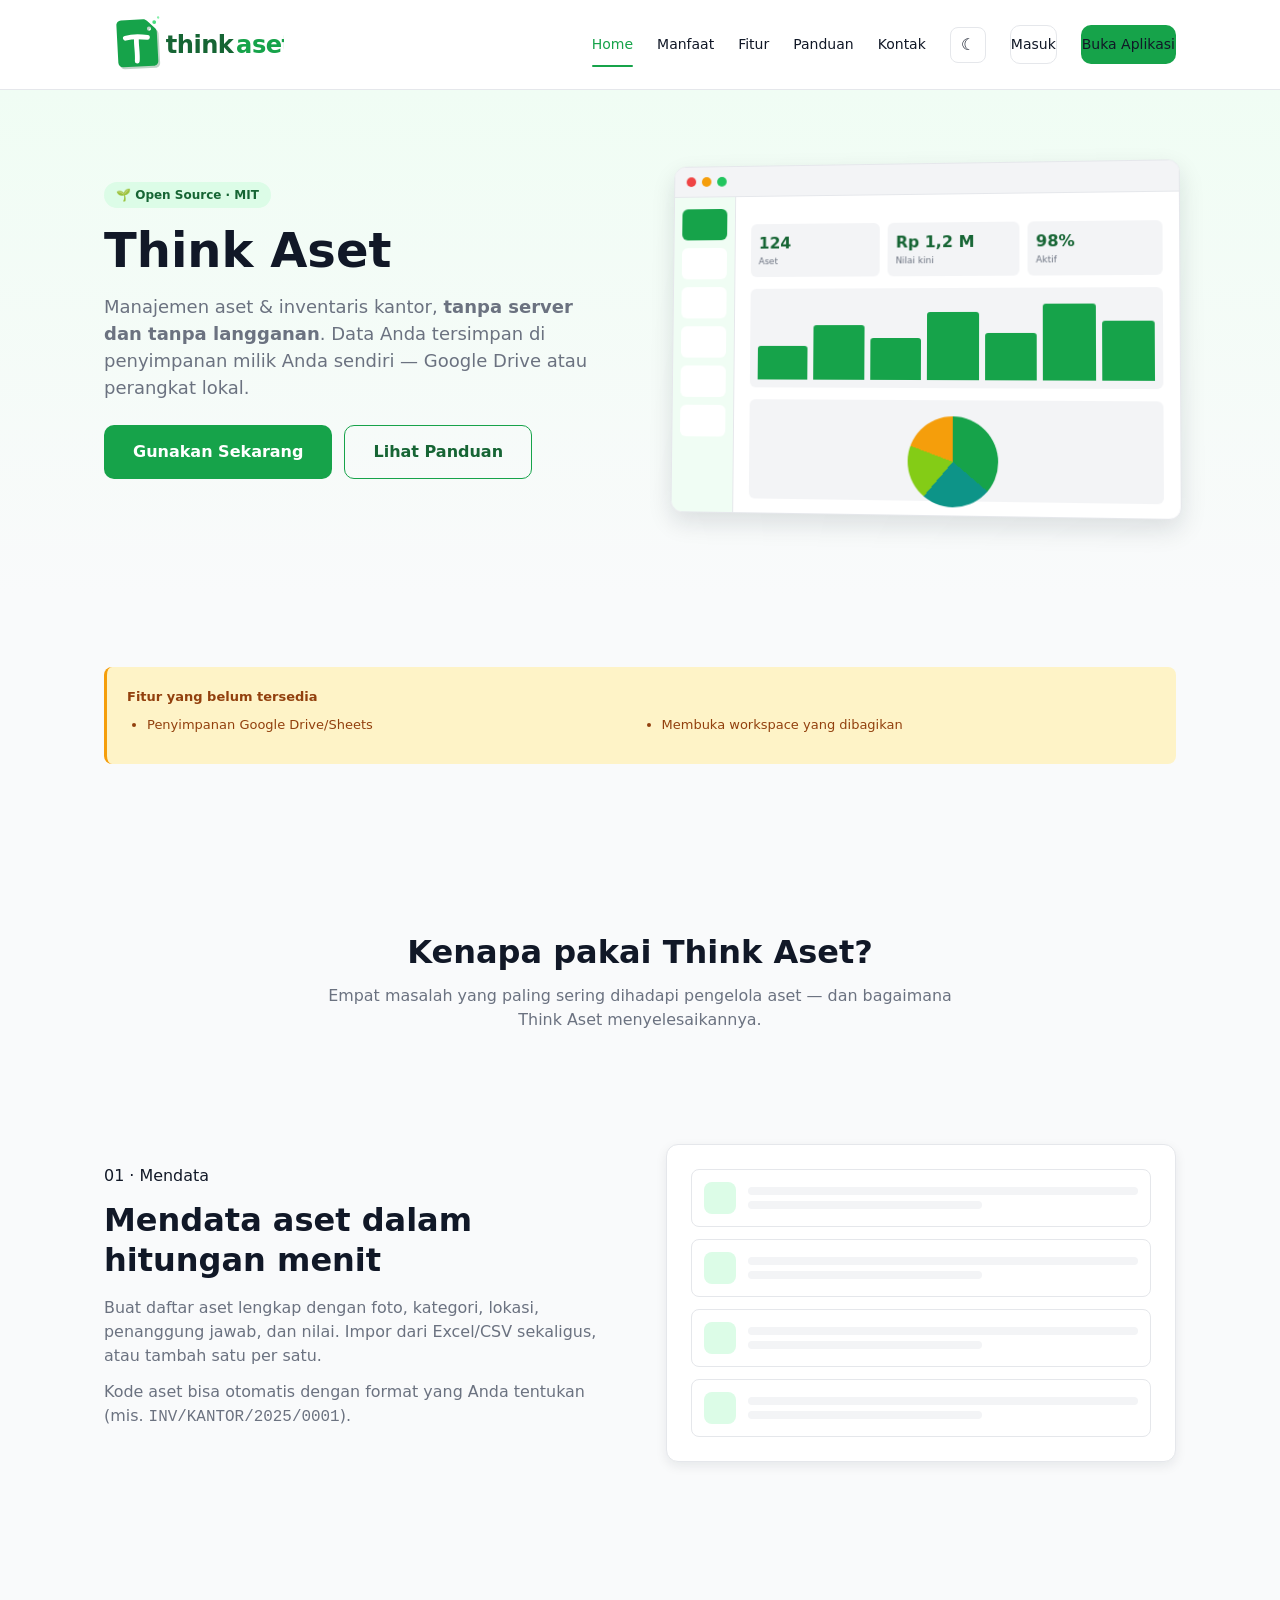
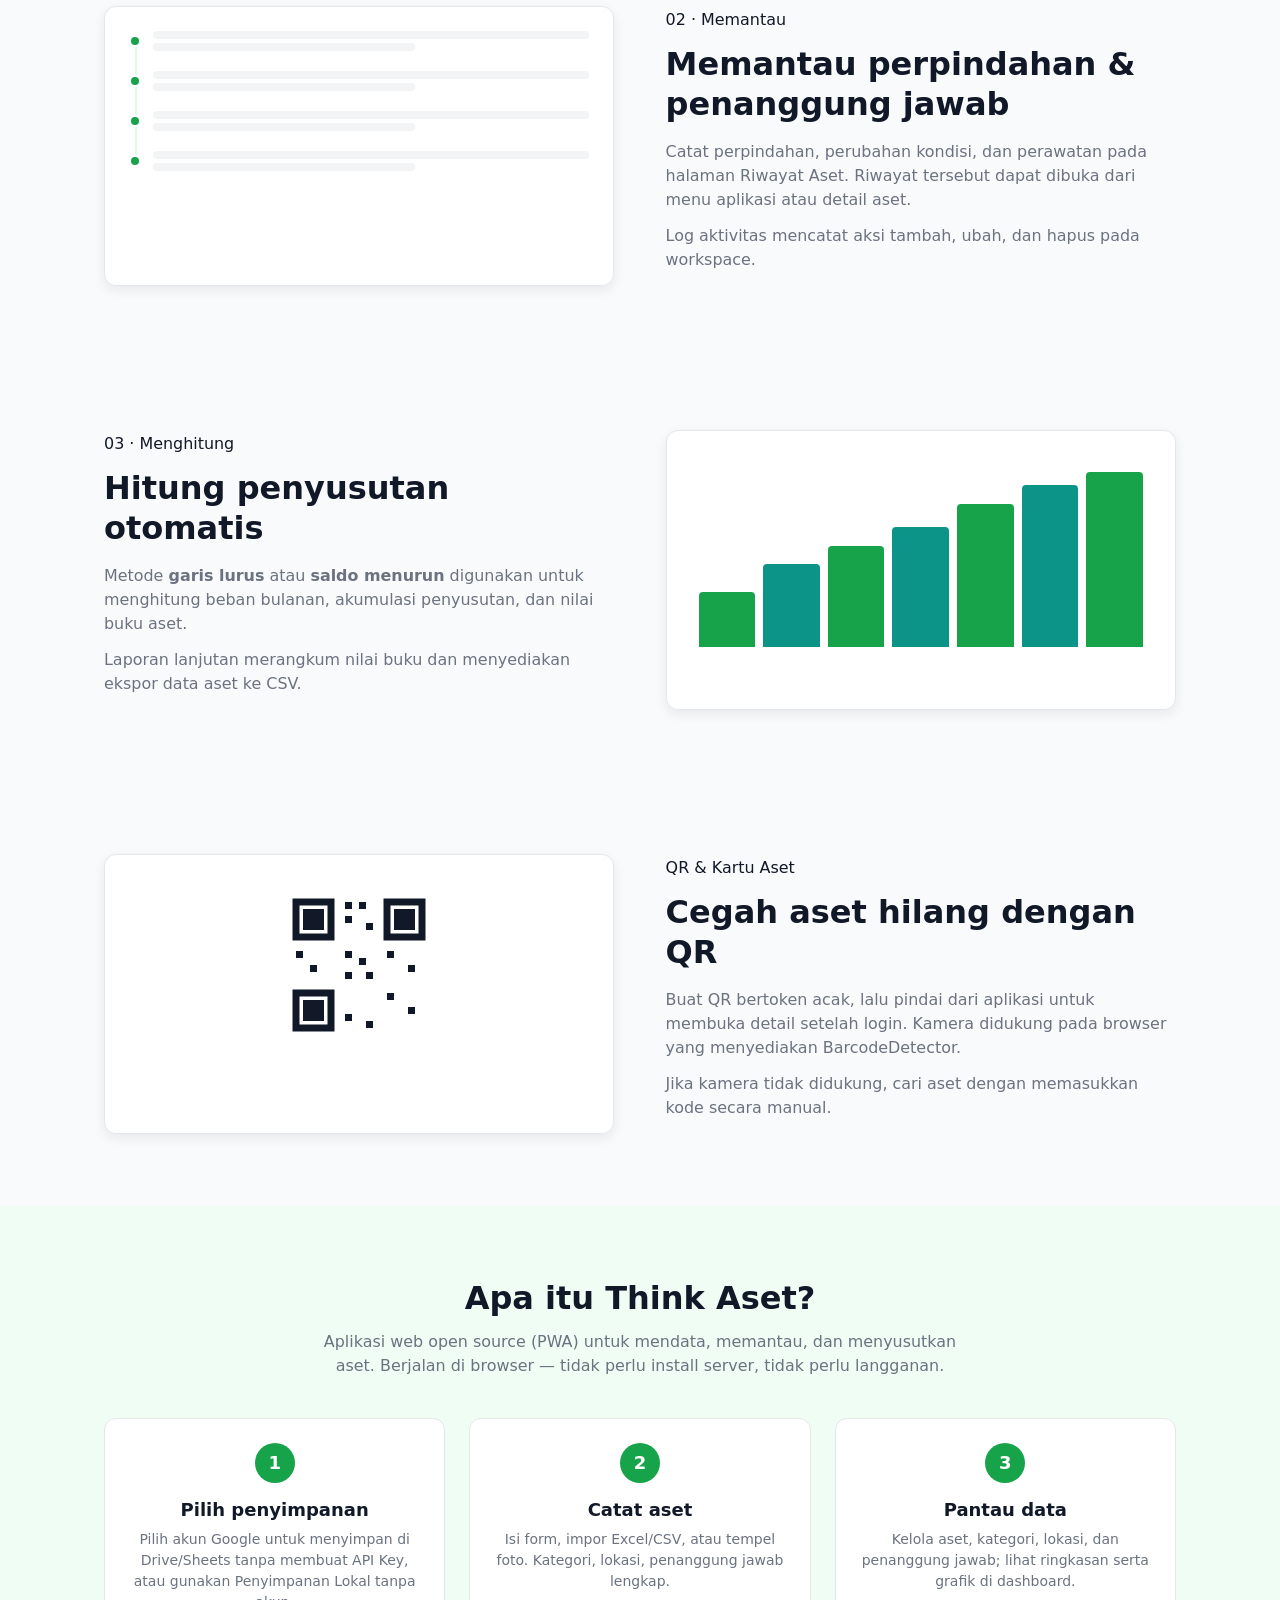
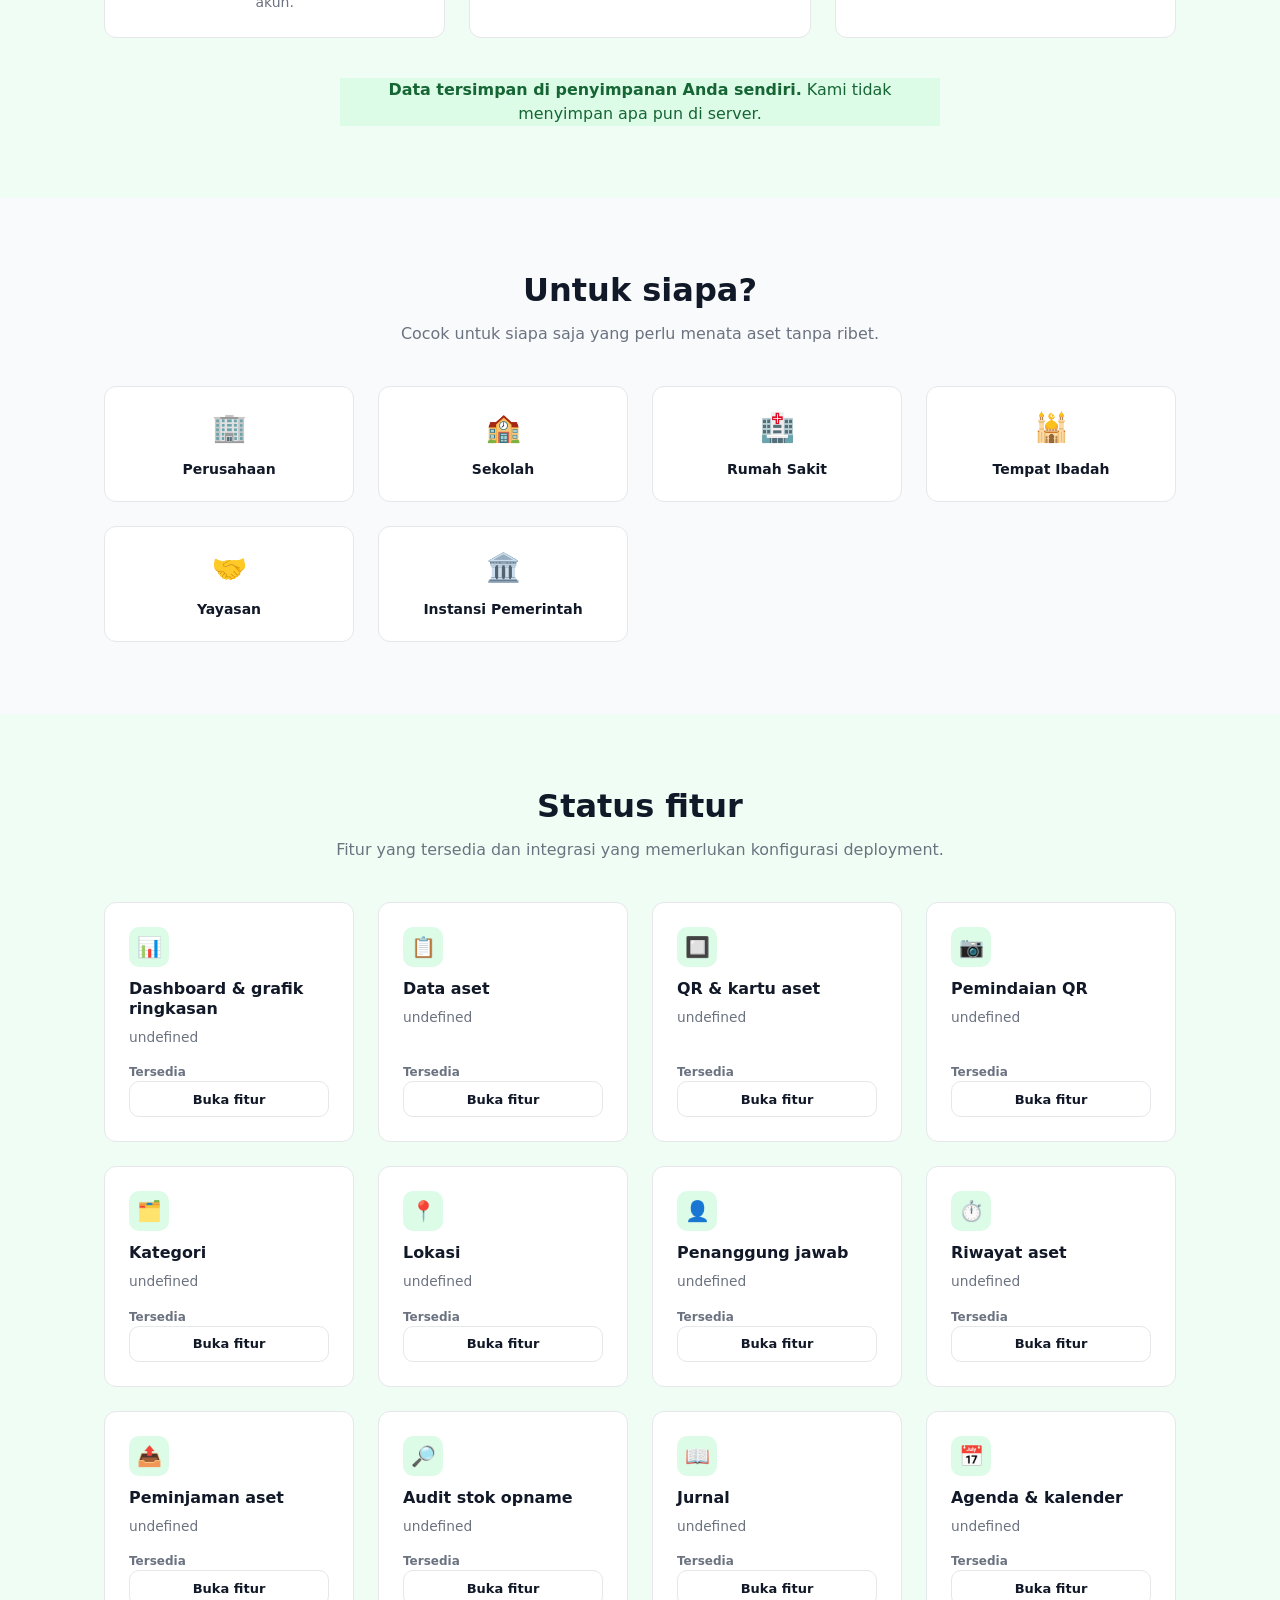
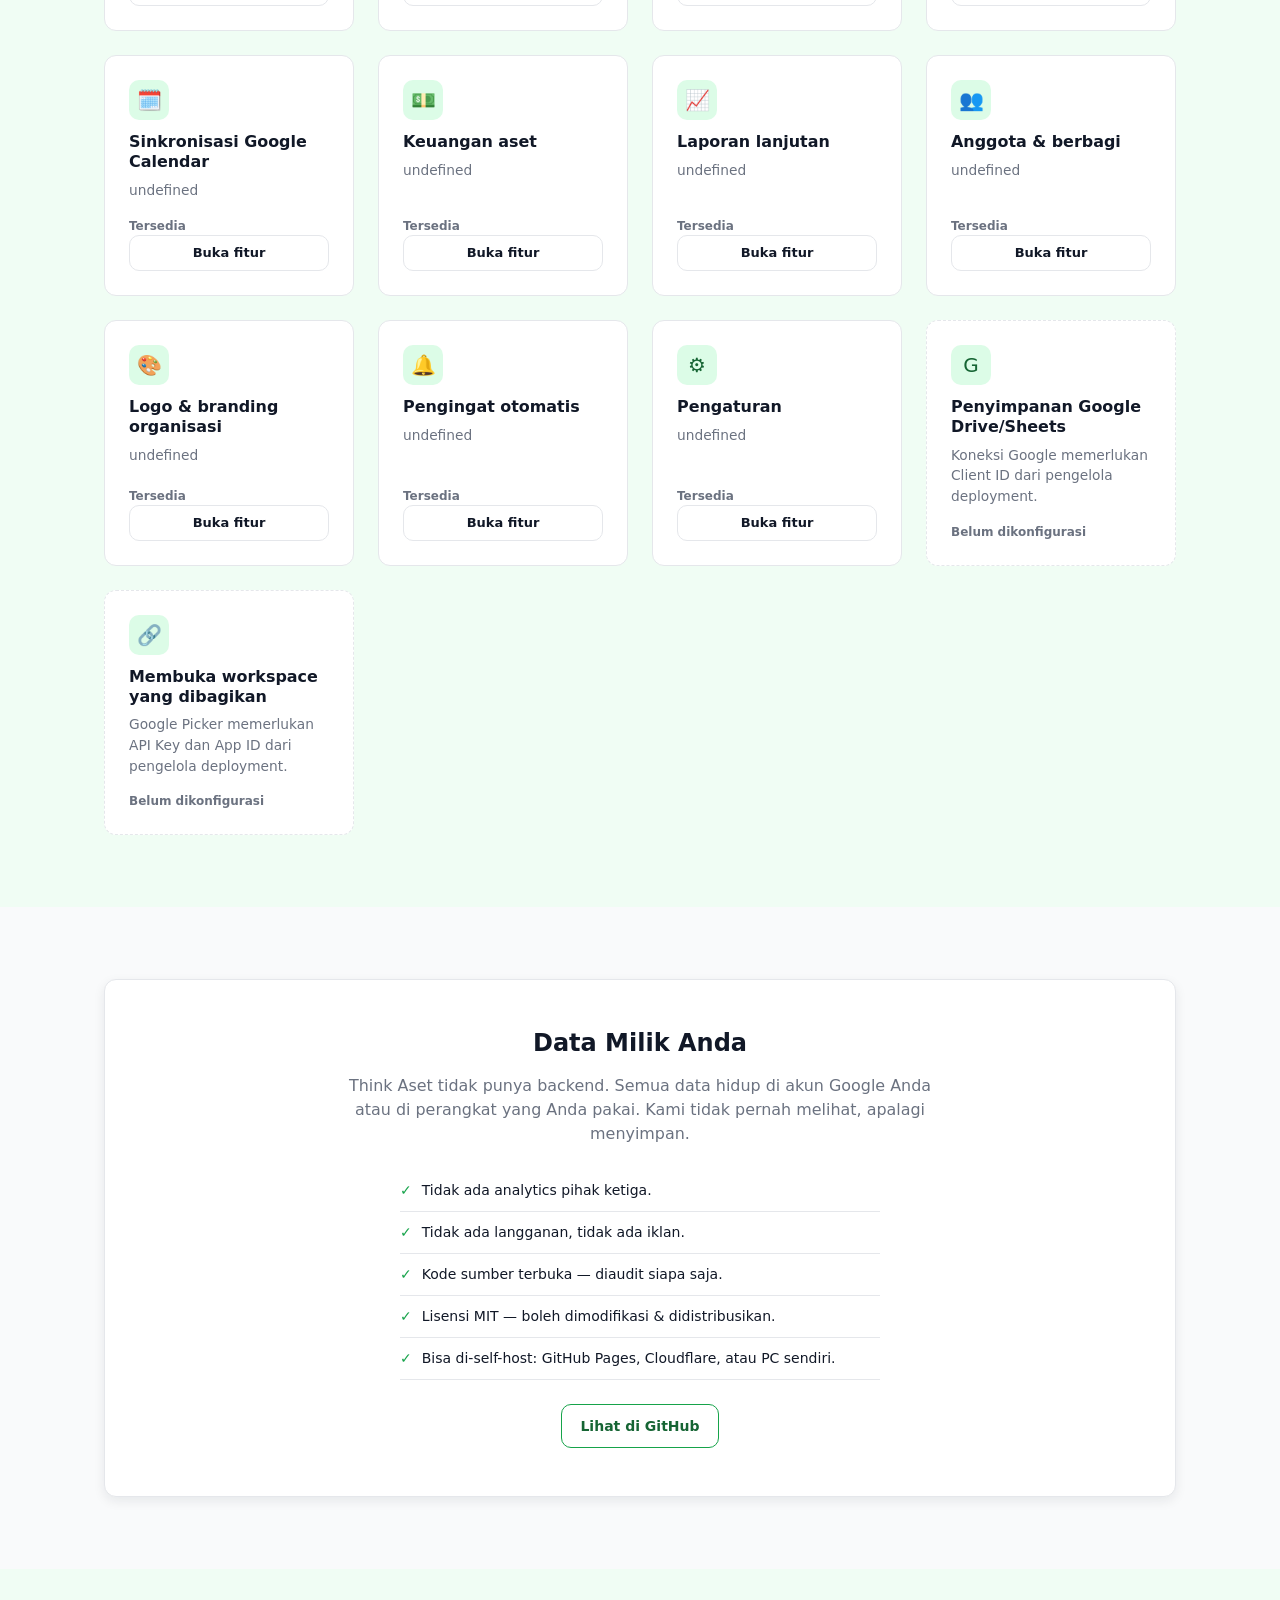
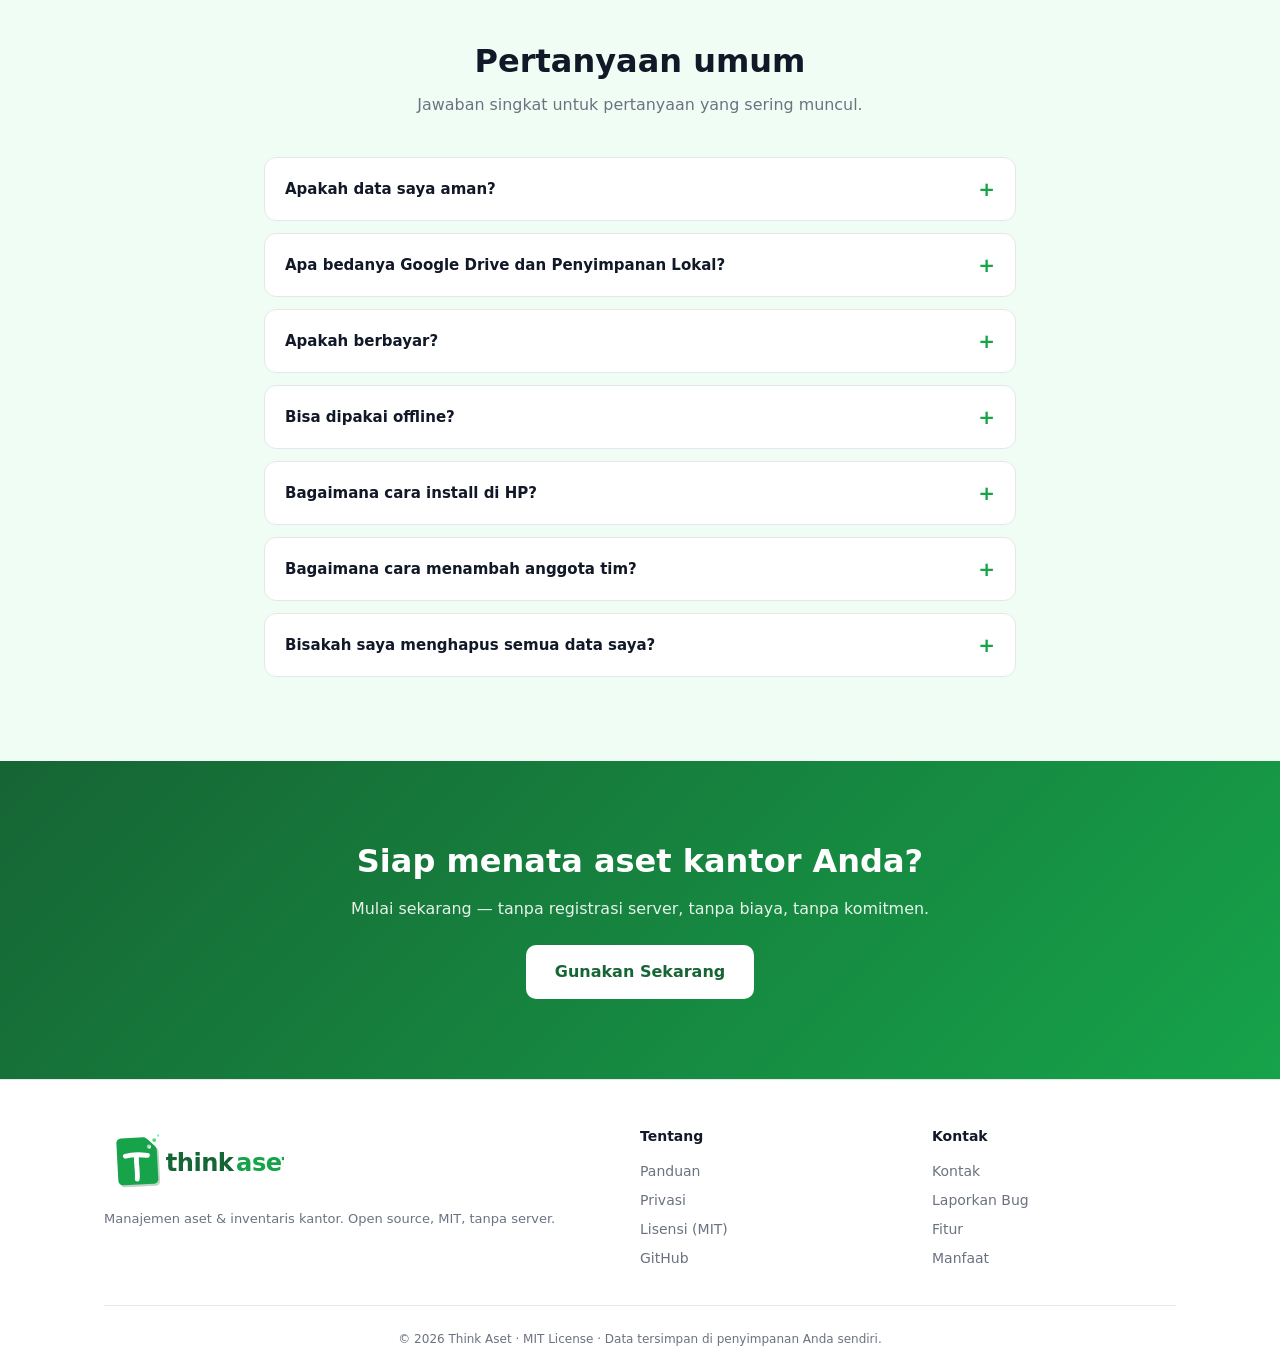
<file: index.html>
<!DOCTYPE html>
<html lang="id" data-theme="light">
<head>
  <meta charset="UTF-8" />
  <meta name="viewport" content="width=device-width, initial-scale=1" />
  <title>Think Aset — Manajemen Aset & Inventaris Open Source</title>
  <meta name="description" content="Think Aset adalah aplikasi manajemen aset & inventaris kantor open source (MIT). Data tersimpan di penyimpanan Anda sendiri — Google Drive atau perangkat lokal. Tanpa server, tanpa langganan." />
  <link rel="manifest" href="manifest.json" />
  <link rel="icon" type="image/svg+xml" href="icons/icon.svg" />
  <link rel="apple-touch-icon" href="icons/apple-touch-icon.png" />
  <link rel="stylesheet" href="css/variables.css" />
  <link rel="stylesheet" href="css/base.css" />
  <link rel="stylesheet" href="css/components.css" />
  <link rel="stylesheet" href="profile.css" />
  <script src="js/theme-init.js"></script>
</head>
<body>

  <!-- ================= NAVBAR ================= -->
  <nav class="profile-nav">
    <div class="profile-nav-inner">
      <a href="index.html" class="profile-logo">
        <img src="icons/logo.svg" alt="Think Aset" />
      </a>
      <button class="profile-nav-mobile-toggle" id="mobile-toggle" aria-label="Buka menu navigasi">☰</button>
      <div class="profile-nav-links" id="nav-links">
        <a href="index.html" data-page="index.html">Home</a>
        <a href="pages/manfaat.html" data-page="manfaat.html">Manfaat</a>
        <a href="pages/fitur.html" data-page="fitur.html">Fitur</a>
        <a href="pages/panduan.html" data-page="panduan.html">Panduan</a>
        <a href="pages/kontak.html" data-page="kontak.html">Kontak</a>
        <button class="theme-toggle" id="theme-toggle" aria-label="Ubah tema terang atau gelap">☾</button>
        <a href="app.html" class="btn btn-ghost btn-sm">Masuk</a>
        <a href="app.html" class="btn btn-primary btn-sm">Buka Aplikasi</a>
      </div>
    </div>
  </nav>

  <!-- ================= HERO ================= -->
  <section class="profile-hero">
    <div class="profile-container profile-hero-grid">
      <div>
        <span class="hero-tag">🌱 Open Source · MIT</span>
        <h1>Think Aset</h1>
        <p class="hero-subtitle">
          Manajemen aset & inventaris kantor, <strong>tanpa server dan tanpa langganan</strong>.
          Data Anda tersimpan di penyimpanan milik Anda sendiri — Google Drive atau perangkat lokal.
        </p>
        <div class="hero-ctas">
          <a href="app.html" class="btn btn-primary btn-lg">Gunakan Sekarang</a>
          <a href="pages/panduan.html" class="btn btn-secondary btn-lg">Lihat Panduan</a>
        </div>
      </div>
      <div class="mockup" aria-hidden="true">
        <div class="mockup-chrome">
          <span class="mockup-dot"></span>
          <span class="mockup-dot"></span>
          <span class="mockup-dot"></span>
        </div>
        <div class="mockup-body">
          <div class="mockup-sidebar">
            <div class="mockup-sidebar-item active"></div>
            <div class="mockup-sidebar-item"></div>
            <div class="mockup-sidebar-item"></div>
            <div class="mockup-sidebar-item"></div>
            <div class="mockup-sidebar-item"></div>
            <div class="mockup-sidebar-item"></div>
          </div>
          <div class="mockup-main">
            <div class="mockup-title"></div>
            <div class="mockup-stats">
              <div class="mockup-stat">
                <span class="mockup-stat-value">124</span>
                <span class="mockup-stat-label">Aset</span>
              </div>
              <div class="mockup-stat">
                <span class="mockup-stat-value">Rp 1,2 M</span>
                <span class="mockup-stat-label">Nilai kini</span>
              </div>
              <div class="mockup-stat">
                <span class="mockup-stat-value">98%</span>
                <span class="mockup-stat-label">Aktif</span>
              </div>
            </div>
            <div class="mockup-chart">
              <div class="mockup-bar" style="height: 40%"></div>
              <div class="mockup-bar" style="height: 65%"></div>
              <div class="mockup-bar" style="height: 50%"></div>
              <div class="mockup-bar" style="height: 80%"></div>
              <div class="mockup-bar" style="height: 55%"></div>
              <div class="mockup-bar" style="height: 90%"></div>
              <div class="mockup-bar" style="height: 70%"></div>
            </div>
            <div class="mockup-chart pie">
              <div class="mockup-pie"></div>
            </div>
          </div>
        </div>
      </div>
    </div>
  </section>

  <section class="value-section" aria-label="Status fitur aplikasi">
    <div class="profile-container">
      <div id="feature-announcement" class="notice feature-announcement" aria-live="polite">
        Memuat status fitur…
      </div>
    </div>
  </section>

  <!-- ================= VALUE PROPOSITION (4 sections selang-seling) ================= -->
  <section class="value-section">
    <div class="profile-container">
      <h2 class="section-title">Kenapa pakai Think Aset?</h2>
      <p class="section-subtitle">Empat masalah yang paling sering dihadapi pengelola aset — dan bagaimana Think Aset menyelesaikannya.</p>
    </div>
  </section>

  <section class="value-section" style="padding-top:0">
    <div class="profile-container value-grid">
      <div class="value-text">
        <span class="hero-tag">01 · Mendata</span>
        <h2>Mendata aset dalam hitungan menit</h2>
        <p>
          Buat daftar aset lengkap dengan foto, kategori, lokasi, penanggung jawab, dan nilai.
          Impor dari Excel/CSV sekaligus, atau tambah satu per satu.
        </p>
        <p>
          Kode aset bisa otomatis dengan format yang Anda tentukan (mis. <code>INV/KANTOR/2025/0001</code>).
        </p>
      </div>
      <div class="illustration" aria-hidden="true">
        <div class="ill-card">
          <div class="ill-dot"></div>
          <div class="ill-lines">
            <div class="ill-line"></div>
            <div class="ill-line short"></div>
          </div>
        </div>
        <div class="ill-card">
          <div class="ill-dot"></div>
          <div class="ill-lines">
            <div class="ill-line"></div>
            <div class="ill-line short"></div>
          </div>
        </div>
        <div class="ill-card">
          <div class="ill-dot"></div>
          <div class="ill-lines">
            <div class="ill-line"></div>
            <div class="ill-line short"></div>
          </div>
        </div>
        <div class="ill-card">
          <div class="ill-dot"></div>
          <div class="ill-lines">
            <div class="ill-line"></div>
            <div class="ill-line short"></div>
          </div>
        </div>
      </div>
    </div>
  </section>

  <section class="value-section">
    <div class="profile-container value-grid reverse">
      <div class="value-text">
        <span class="hero-tag">02 · Memantau</span>
        <h2>Memantau perpindahan &amp; penanggung jawab</h2>
        <p>
          Catat perpindahan, perubahan kondisi, dan perawatan pada halaman Riwayat Aset.
          Riwayat tersebut dapat dibuka dari menu aplikasi atau detail aset.
        </p>
        <p>Log aktivitas mencatat aksi tambah, ubah, dan hapus pada workspace.</p>
      </div>
      <div class="illustration" aria-hidden="true">
        <div class="ill-timeline">
          <div class="ill-timeline-item">
            <div class="ill-line"></div>
            <div class="ill-line short"></div>
          </div>
          <div class="ill-timeline-item">
            <div class="ill-line"></div>
            <div class="ill-line short"></div>
          </div>
          <div class="ill-timeline-item">
            <div class="ill-line"></div>
            <div class="ill-line short"></div>
          </div>
          <div class="ill-timeline-item">
            <div class="ill-line"></div>
            <div class="ill-line short"></div>
          </div>
        </div>
      </div>
    </div>
  </section>

  <section class="value-section">
    <div class="profile-container value-grid">
      <div class="value-text">
        <span class="hero-tag">03 · Menghitung</span>
        <h2>Hitung penyusutan otomatis</h2>
        <p>
          Metode <strong>garis lurus</strong> atau <strong>saldo menurun</strong> digunakan untuk
          menghitung beban bulanan, akumulasi penyusutan, dan nilai buku aset.
        </p>
        <p>Laporan lanjutan merangkum nilai buku dan menyediakan ekspor data aset ke CSV.</p>
      </div>
      <div class="illustration" aria-hidden="true">
        <div class="ill-bars">
          <div class="ill-bar" style="height: 30%"></div>
          <div class="ill-bar" style="height: 45%"></div>
          <div class="ill-bar" style="height: 55%"></div>
          <div class="ill-bar" style="height: 65%"></div>
          <div class="ill-bar" style="height: 78%"></div>
          <div class="ill-bar" style="height: 88%"></div>
          <div class="ill-bar" style="height: 95%"></div>
        </div>
      </div>
    </div>
  </section>

  <section class="value-section">
    <div class="profile-container value-grid reverse">
      <div class="value-text">
        <span class="hero-tag">QR &amp; Kartu Aset</span>
        <h2>Cegah aset hilang dengan QR</h2>
        <p>
          Buat QR bertoken acak, lalu pindai dari aplikasi untuk membuka detail setelah login.
          Kamera didukung pada browser yang menyediakan BarcodeDetector.
        </p>
        <p>Jika kamera tidak didukung, cari aset dengan memasukkan kode secara manual.</p>
      </div>
      <div class="illustration" aria-hidden="true">
        <div class="ill-qr-wrap">
          <svg class="ill-qr" viewBox="0 0 100 100" xmlns="http://www.w3.org/2000/svg">
            <rect x="5" y="5" width="25" height="25" fill="none" stroke="currentColor" stroke-width="5"/>
            <rect x="10" y="10" width="15" height="15" fill="currentColor"/>
            <rect x="70" y="5" width="25" height="25" fill="none" stroke="currentColor" stroke-width="5"/>
            <rect x="75" y="10" width="15" height="15" fill="currentColor"/>
            <rect x="5" y="70" width="25" height="25" fill="none" stroke="currentColor" stroke-width="5"/>
            <rect x="10" y="75" width="15" height="15" fill="currentColor"/>
            <rect x="40" y="5" width="5" height="5" fill="currentColor"/>
            <rect x="50" y="5" width="5" height="5" fill="currentColor"/>
            <rect x="40" y="15" width="5" height="5" fill="currentColor"/>
            <rect x="55" y="20" width="5" height="5" fill="currentColor"/>
            <rect x="5" y="40" width="5" height="5" fill="currentColor"/>
            <rect x="15" y="50" width="5" height="5" fill="currentColor"/>
            <rect x="40" y="40" width="5" height="5" fill="currentColor"/>
            <rect x="50" y="45" width="5" height="5" fill="currentColor"/>
            <rect x="40" y="55" width="5" height="5" fill="currentColor"/>
            <rect x="55" y="55" width="5" height="5" fill="currentColor"/>
            <rect x="70" y="40" width="5" height="5" fill="currentColor"/>
            <rect x="85" y="50" width="5" height="5" fill="currentColor"/>
            <rect x="70" y="70" width="5" height="5" fill="currentColor"/>
            <rect x="85" y="80" width="5" height="5" fill="currentColor"/>
            <rect x="40" y="85" width="5" height="5" fill="currentColor"/>
            <rect x="55" y="90" width="5" height="5" fill="currentColor"/>
          </svg>
        </div>
      </div>
    </div>
  </section>

  <!-- ================= APA ITU + 3 LANGKAH ================= -->
  <section class="value-section bg-alt">
    <div class="profile-container">
      <h2 class="section-title">Apa itu Think Aset?</h2>
      <p class="section-subtitle">
        Aplikasi web open source (PWA) untuk mendata, memantau, dan menyusutkan aset.
        Berjalan di browser — tidak perlu install server, tidak perlu langganan.
      </p>
      <div class="steps">
        <div class="step-card">
          <div class="step-number">1</div>
          <h3>Pilih penyimpanan</h3>
          <p>Pilih akun Google untuk menyimpan di Drive/Sheets tanpa membuat API Key, atau gunakan Penyimpanan Lokal tanpa akun.</p>
        </div>
        <div class="step-card">
          <div class="step-number">2</div>
          <h3>Catat aset</h3>
          <p>Isi form, impor Excel/CSV, atau tempel foto. Kategori, lokasi, penanggung jawab lengkap.</p>
        </div>
        <div class="step-card">
          <div class="step-number">3</div>
          <h3>Pantau data</h3>
          <p>Kelola aset, kategori, lokasi, dan penanggung jawab; lihat ringkasan serta grafik di dashboard.</p>
        </div>
      </div>
      <p class="notice-success center" style="max-width:600px;margin:0 auto">
        <strong>Data tersimpan di penyimpanan Anda sendiri.</strong>
        Kami tidak menyimpan apa pun di server.
      </p>
    </div>
  </section>

  <!-- ================= TARGET PENGGUNA ================= -->
  <section class="value-section">
    <div class="profile-container">
      <h2 class="section-title">Untuk siapa?</h2>
      <p class="section-subtitle">Cocok untuk siapa saja yang perlu menata aset tanpa ribet.</p>
      <div class="target-grid">
        <div class="target-card"><span class="icon">🏢</span><strong>Perusahaan</strong></div>
        <div class="target-card"><span class="icon">🏫</span><strong>Sekolah</strong></div>
        <div class="target-card"><span class="icon">🏥</span><strong>Rumah Sakit</strong></div>
        <div class="target-card"><span class="icon">🕌</span><strong>Tempat Ibadah</strong></div>
        <div class="target-card"><span class="icon">🤝</span><strong>Yayasan</strong></div>
        <div class="target-card"><span class="icon">🏛️</span><strong>Instansi Pemerintah</strong></div>
      </div>
    </div>
  </section>

  <!-- ================= STATUS FITUR ================= -->
  <section class="value-section bg-alt">
    <div class="profile-container">
      <h2 class="section-title" id="fitur">Status fitur</h2>
      <p class="section-subtitle">Fitur yang tersedia dan integrasi yang memerlukan konfigurasi deployment.</p>
      <div class="feature-grid" data-feature-grid>Memuat fitur…</div>
    </div>
  </section>

  <!-- ================= DATA MILIK ANDA ================= -->
  <section class="value-section">
    <div class="profile-container">
      <div class="data-owned">
        <h2>Data Milik Anda</h2>
        <p>
          Think Aset tidak punya backend. Semua data hidup di akun Google Anda
          atau di perangkat yang Anda pakai. Kami tidak pernah melihat, apalagi menyimpan.
        </p>
        <ul>
          <li>Tidak ada analytics pihak ketiga.</li>
          <li>Tidak ada langganan, tidak ada iklan.</li>
          <li>Kode sumber terbuka — diaudit siapa saja.</li>
          <li>Lisensi MIT — boleh dimodifikasi &amp; didistribusikan.</li>
          <li>Bisa di-self-host: GitHub Pages, Cloudflare, atau PC sendiri.</li>
        </ul>
        <a href="https://github.com/" target="_blank" rel="noopener" class="btn btn-secondary">
          Lihat di GitHub
        </a>
      </div>
    </div>
  </section>

  <!-- ================= FAQ ================= -->
  <section class="value-section bg-alt">
    <div class="profile-container faq-container">
      <h2 class="section-title">Pertanyaan umum</h2>
      <p class="section-subtitle">Jawaban singkat untuk pertanyaan yang sering muncul.</p>

      <details>
        <summary>Apakah data saya aman?</summary>
        <p>
          Anda memilih mode penyimpanan saat membuka aplikasi. Mode Google memakai akun Anda sendiri
          (scope <code>drive.file</code>):
          aplikasi hanya bisa mengakses file yang dibuat/dibuka oleh aplikasi ini. Mode lokal menyimpan
          data di IndexedDB browser Anda. Pengembang tidak memiliki akses ke data siapa pun.
        </p>
      </details>
      <details>
        <summary>Apa bedanya Google Drive dan Penyimpanan Lokal?</summary>
        <p>
          Google Drive: data berada di Spreadsheet Anda. Pengelola aplikasi menyiapkan koneksi Google sekali
          untuk semua pengguna. Buka workspace yang sama lewat Picker
          pada perangkat lain untuk mengakses data yang sama.
          Lokal: data di browser saja, tidak tersinkron, cocok untuk personal atau uji coba tanpa akun.
        </p>
      </details>
      <details>
        <summary>Apakah berbayar?</summary>
        <p>
          Tidak. Think Aset gratis selamanya dengan lisensi MIT. Anda hanya perlu akun Google gratis
          bila memilih mode Google Drive. Anda cukup memilih akun dan menyetujui izin aplikasi;
          API Key hanya diperlukan pengelola bila mengaktifkan Google Picker.
        </p>
      </details>
      <details>
        <summary>Bisa dipakai offline?</summary>
        <p>
          Setelah halaman dimuat sekali, aplikasi bekerja offline berkat service worker. Mode lokal
          berjalan 100% offline; mode Google butuh koneksi untuk sinkronisasi.
        </p>
      </details>
      <details>
        <summary>Bagaimana cara install di HP?</summary>
        <p>
          Buka aplikasi di Chrome/Safari HP, lalu pilih menu <em>Install app</em> atau
          <em>Tambahkan ke layar utama</em>. Ikon Think Aset akan muncul seperti aplikasi biasa.
        </p>
      </details>
      <details>
        <summary>Bagaimana cara menambah anggota tim?</summary>
        <p>
          Pemilik workspace Google dapat mengundang anggota melalui halaman Anggota &amp; Berbagi.
          Anggota membuka workspace yang dibagikan melalui Google Picker bila pengelola deployment
          telah menyiapkan API Key dan App ID.
        </p>
      </details>
      <details>
        <summary>Bisakah saya menghapus semua data saya?</summary>
        <p>
          Tentu. Mode Google: hapus Spreadsheet &amp; folder di Drive Anda. Mode Lokal: klik
          <strong>Keluar</strong> dan bersihkan data situs di browser Anda. Aplikasi tidak menyimpan
          salinan apa pun.
        </p>
      </details>
    </div>
  </section>

  <!-- ================= CTA PENUTUP ================= -->
  <section class="cta-closing">
    <div class="profile-container">
      <h2>Siap menata aset kantor Anda?</h2>
      <p>Mulai sekarang — tanpa registrasi server, tanpa biaya, tanpa komitmen.</p>
      <a href="app.html" class="btn btn-primary btn-lg">Gunakan Sekarang</a>
    </div>
  </section>

  <!-- ================= FOOTER ================= -->
  <footer class="profile-footer">
    <div class="profile-container">
      <div class="footer-grid">
        <div>
          <div class="profile-logo" style="margin-bottom:12px">
            <img src="icons/logo.svg" alt="Think Aset" />
          </div>
          <p style="font-size:13px;color:var(--text-muted);margin:0">
            Manajemen aset &amp; inventaris kantor. Open source, MIT, tanpa server.
          </p>
        </div>
        <div>
          <h4>Tentang</h4>
          <a href="pages/panduan.html">Panduan</a>
          <a href="pages/privasi.html">Privasi</a>
          <a href="LICENSE.txt">Lisensi (MIT)</a>
          <a href="https://github.com/jaiz-lana/think---aset.git">GitHub</a>
        </div>
        <div>
          <h4>Kontak</h4>
          <a href="pages/kontak.html">Kontak</a>
          <a href="https://github.com/jaiz-lana/think---aset/issues/">Laporkan Bug</a>
          <a href="pages/fitur.html">Fitur</a>
          <a href="pages/manfaat.html">Manfaat</a>
        </div>
      </div>
      <p class="footer-copy">© 2026 Think Aset · MIT License · Data tersimpan di penyimpanan Anda sendiri.</p>
    </div>
  </footer>

  <script src="js/pwa.js" defer></script>
  <script type="module" src="js/public-features.js"></script>
  <script src="js/ui/profile.js" defer></script>
</body>
</html>
</file>
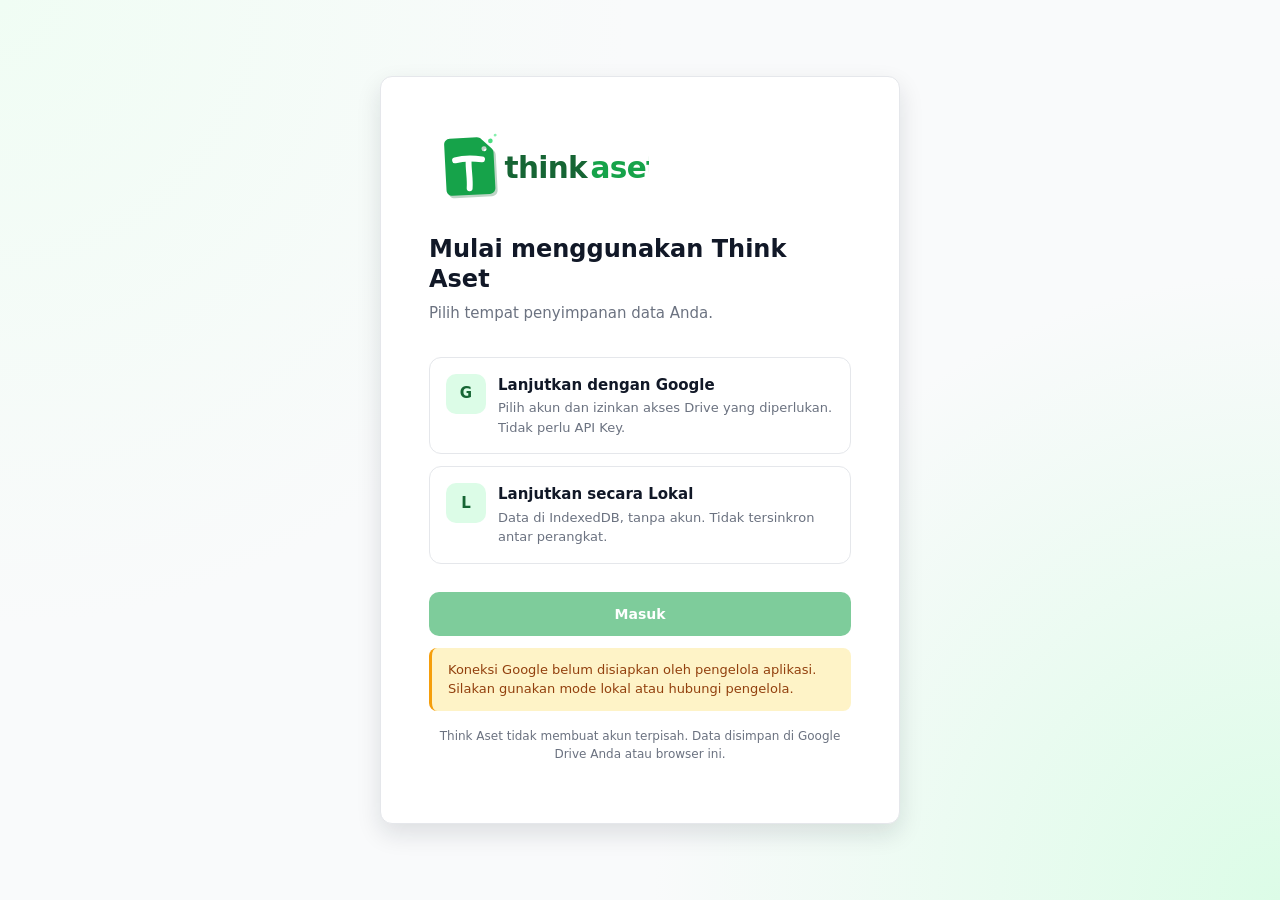
<file: app.html>
<!DOCTYPE html>
<html lang="id" data-theme="light">
<head>
  <meta charset="UTF-8" />
  <meta name="viewport" content="width=device-width, initial-scale=1, viewport-fit=cover" />
  <meta name="theme-color" content="#16A34A" />
  <title>Think Aset — Aplikasi</title>
  <meta name="description" content="Aplikasi manajemen aset & inventaris. Data tersimpan di penyimpanan Anda sendiri." />
  <link rel="manifest" href="manifest.json" />
  <link rel="icon" type="image/svg+xml" href="icons/icon.svg" />
  <link rel="apple-touch-icon" href="icons/apple-touch-icon.png" />
  <link rel="stylesheet" href="css/variables.css" />
  <link rel="stylesheet" href="css/base.css" />
  <link rel="stylesheet" href="css/components.css" />
  <link rel="stylesheet" href="css/app.css" />
  <script src="js/theme-init.js"></script>
</head>
<body>
  <div id="app-loading" class="app-loading">
    <div class="spinner"></div>
    <p class="text-muted">Memuat Think Aset…</p>
  </div>
  <div id="app-root"></div>

  <!-- Chart.js and SheetJS are loaded on demand with verified integrity hashes. -->

  <script src="js/pwa.js" defer></script>
  <script type="module" src="js/app.js"></script>
</body>
</html>
</file>
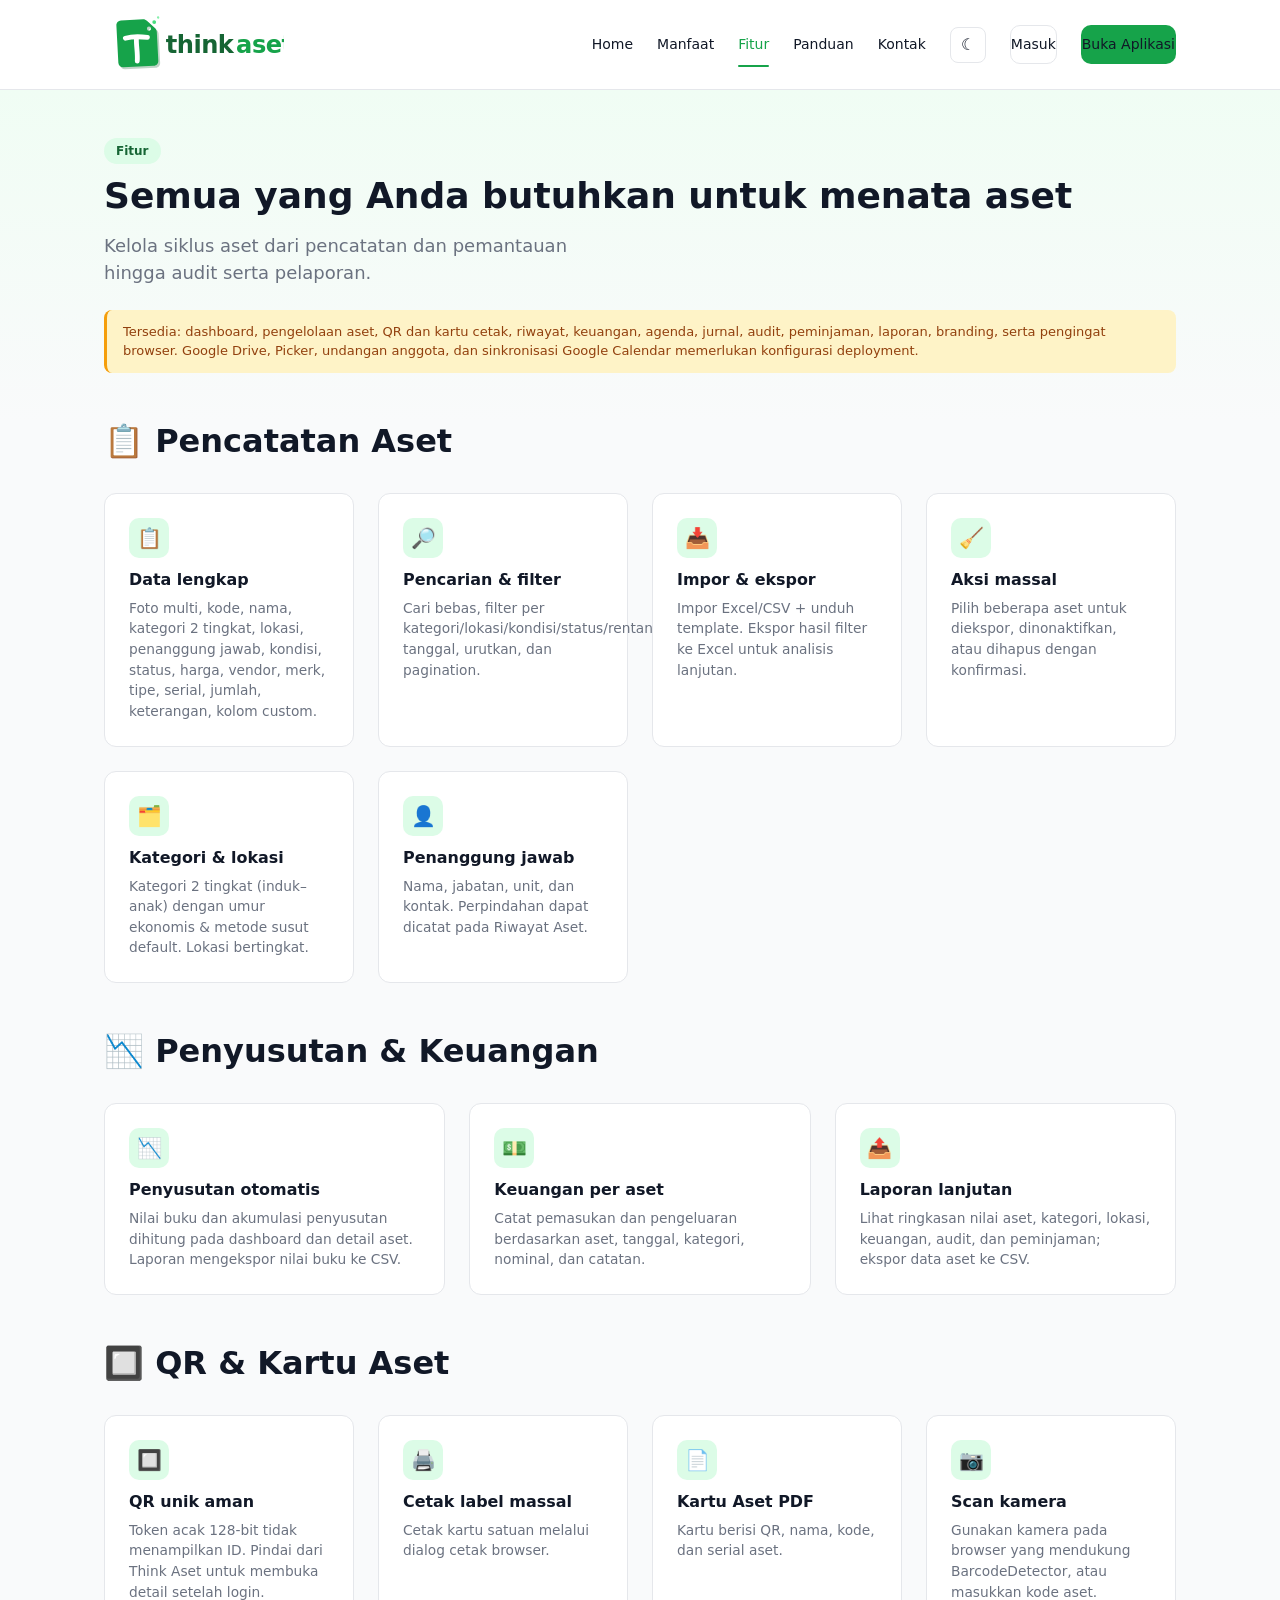
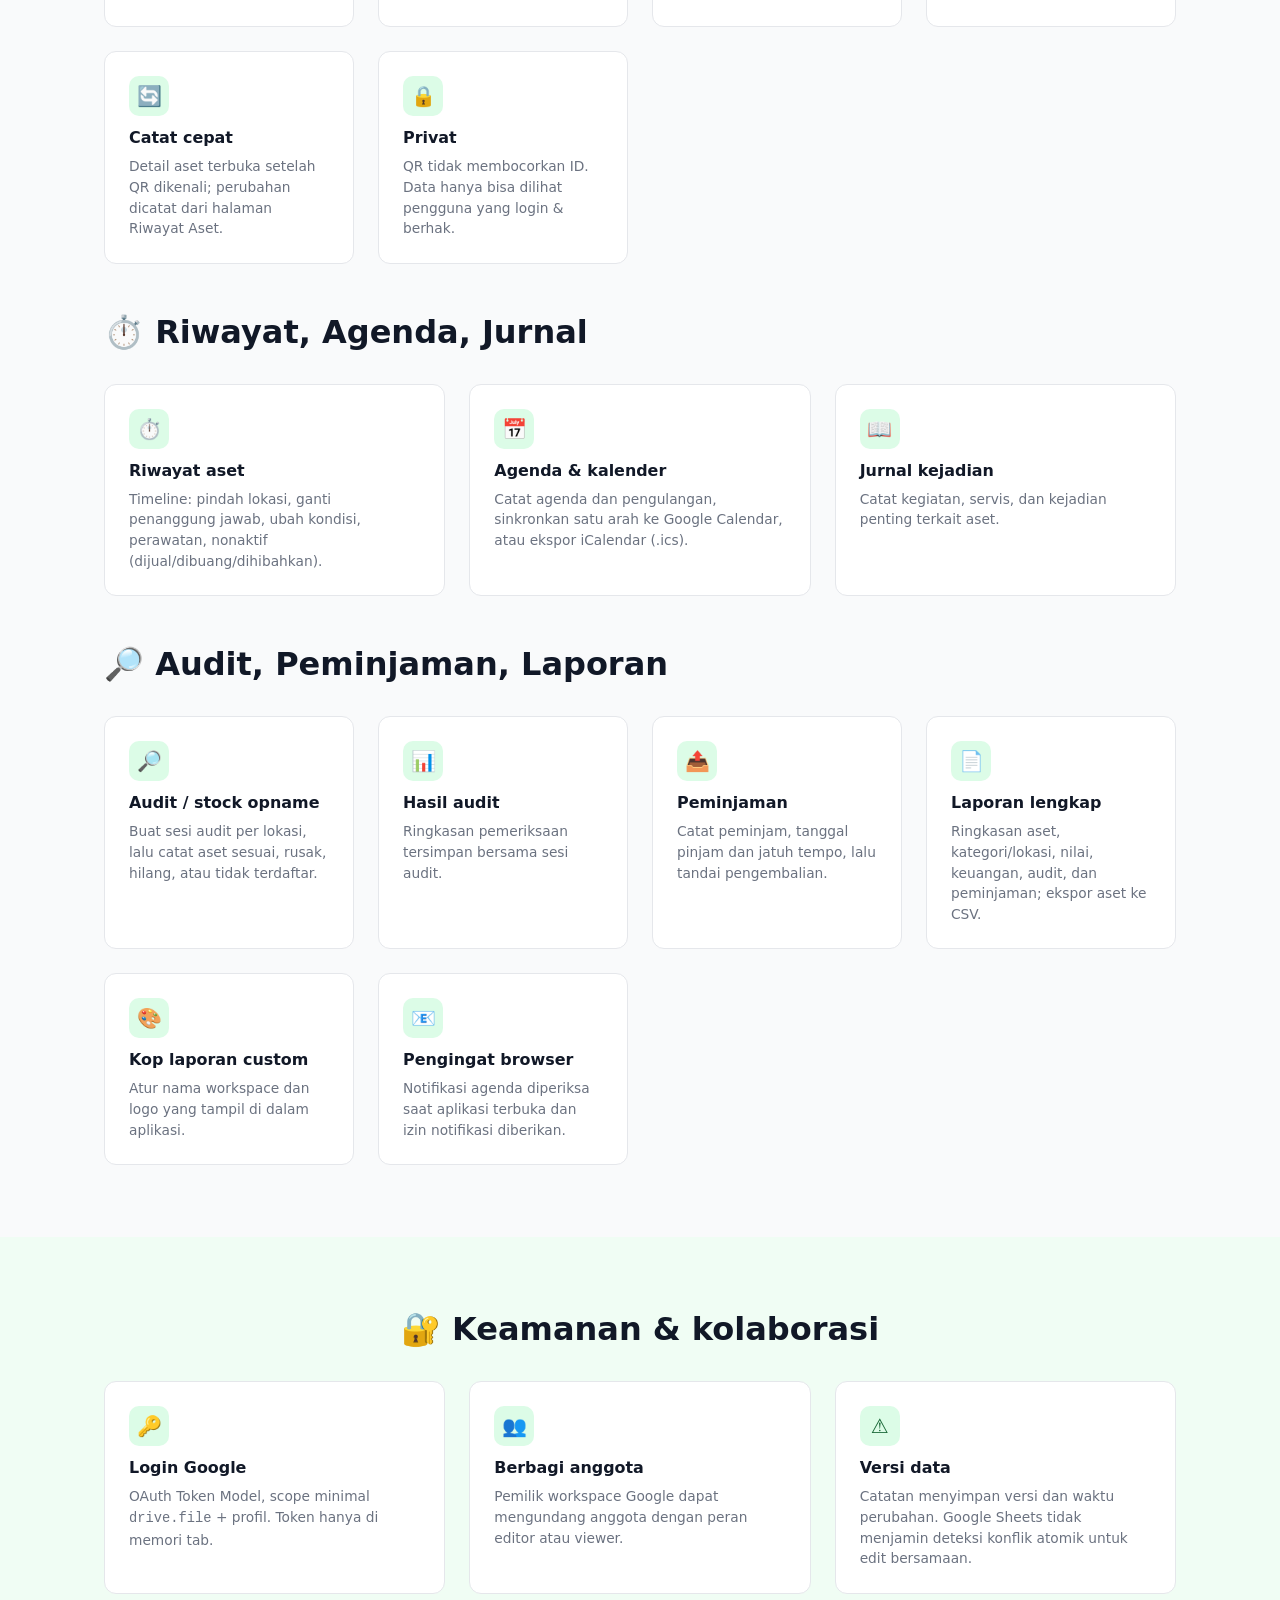
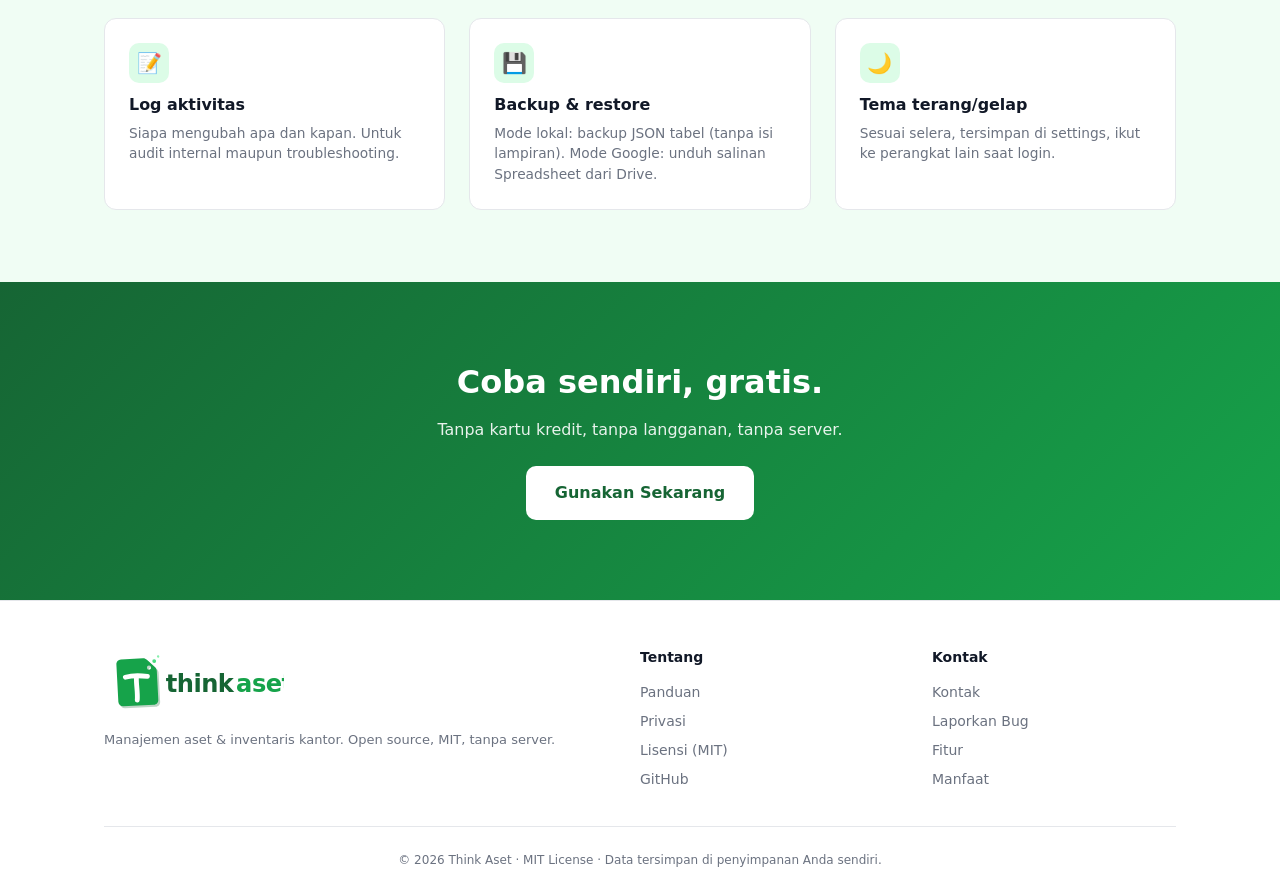
<file: pages/fitur.html>
<!DOCTYPE html>
<html lang="id" data-theme="light">
<head>
  <meta charset="UTF-8" />
  <meta name="viewport" content="width=device-width, initial-scale=1" />
  <title>Fitur — Think Aset</title>
  <meta name="description" content="Fitur Think Aset untuk inventaris, audit, keuangan, dan pemantauan aset." />
  <link rel="manifest" href="../manifest.json" />
  <link rel="icon" type="image/svg+xml" href="../icons/icon.svg" />
  <link rel="stylesheet" href="../css/variables.css" />
  <link rel="stylesheet" href="../css/base.css" />
  <link rel="stylesheet" href="../css/components.css" />
  <link rel="stylesheet" href="../profile.css" />
  <script src="../js/theme-init.js"></script>
</head>
<body>
  <nav class="profile-nav">
    <div class="profile-nav-inner">
      <a href="../index.html" class="profile-logo">
        <img src="../icons/logo.svg" alt="Think Aset" />
      </a>
      <button class="profile-nav-mobile-toggle" id="mobile-toggle" aria-label="Buka menu navigasi">☰</button>
      <div class="profile-nav-links" id="nav-links">
        <a href="../index.html" data-page="index.html">Home</a>
        <a href="manfaat.html" data-page="manfaat.html">Manfaat</a>
        <a href="fitur.html" data-page="fitur.html">Fitur</a>
        <a href="panduan.html" data-page="panduan.html">Panduan</a>
        <a href="kontak.html" data-page="kontak.html">Kontak</a>
        <button class="theme-toggle" id="theme-toggle" aria-label="Ubah tema terang atau gelap">☾</button>
        <a href="../app.html" class="btn btn-ghost btn-sm">Masuk</a>
        <a href="../app.html" class="btn btn-primary btn-sm">Buka Aplikasi</a>
      </div>
    </div>
  </nav>

  <section class="profile-hero" style="padding:48px 0 32px">
    <div class="profile-container">
      <span class="hero-tag">Fitur</span>
      <h1 style="font-size:2.25rem;margin-top:12px">Semua yang Anda butuhkan untuk menata aset</h1>
      <p class="hero-subtitle">
        Kelola siklus aset dari pencatatan dan pemantauan hingga audit serta pelaporan.
      </p>
      <div class="notice mt-4">
        Tersedia: dashboard, pengelolaan aset, QR dan kartu cetak, riwayat, keuangan, agenda,
        jurnal, audit, peminjaman, laporan, branding, serta pengingat browser. Google Drive, Picker,
        undangan anggota, dan sinkronisasi Google Calendar memerlukan konfigurasi deployment.
      </div>
    </div>
  </section>

  <section class="value-section" style="padding-top:0">
    <div class="profile-container">
      <h2 class="section-title" style="text-align:left">📋 Pencatatan Aset</h2>
      <div class="feature-grid" style="margin-bottom:48px">
        <div class="feature-card">
          <div class="icon-wrap">📋</div>
          <h3>Data lengkap</h3>
          <p>Foto multi, kode, nama, kategori 2 tingkat, lokasi, penanggung jawab, kondisi, status, harga, vendor, merk, tipe, serial, jumlah, keterangan, kolom custom.</p>
        </div>
        <div class="feature-card">
          <div class="icon-wrap">🔎</div>
          <h3>Pencarian &amp; filter</h3>
          <p>Cari bebas, filter per kategori/lokasi/kondisi/status/rentang tanggal, urutkan, dan pagination.</p>
        </div>
        <div class="feature-card">
          <div class="icon-wrap">📥</div>
          <h3>Impor &amp; ekspor</h3>
          <p>Impor Excel/CSV + unduh template. Ekspor hasil filter ke Excel untuk analisis lanjutan.</p>
        </div>
        <div class="feature-card">
          <div class="icon-wrap">🧹</div>
          <h3>Aksi massal</h3>
          <p>Pilih beberapa aset untuk diekspor, dinonaktifkan, atau dihapus dengan konfirmasi.</p>
        </div>
        <div class="feature-card">
          <div class="icon-wrap">🗂️</div>
          <h3>Kategori &amp; lokasi</h3>
          <p>Kategori 2 tingkat (induk–anak) dengan umur ekonomis &amp; metode susut default. Lokasi bertingkat.</p>
        </div>
        <div class="feature-card">
          <div class="icon-wrap">👤</div>
          <h3>Penanggung jawab</h3>
          <p>Nama, jabatan, unit, dan kontak. Perpindahan dapat dicatat pada Riwayat Aset.</p>
        </div>
      </div>

      <h2 class="section-title" style="text-align:left">📉 Penyusutan &amp; Keuangan</h2>
      <div class="feature-grid" style="margin-bottom:48px">
        <div class="feature-card">
          <div class="icon-wrap">📉</div>
          <h3>Penyusutan otomatis</h3>
          <p>Nilai buku dan akumulasi penyusutan dihitung pada dashboard dan detail aset. Laporan mengekspor nilai buku ke CSV.</p>
        </div>
        <div class="feature-card">
          <div class="icon-wrap">💵</div>
          <h3>Keuangan per aset</h3>
          <p>Catat pemasukan dan pengeluaran berdasarkan aset, tanggal, kategori, nominal, dan catatan.</p>
        </div>
        <div class="feature-card">
          <div class="icon-wrap">📤</div>
          <h3>Laporan lanjutan</h3>
          <p>Lihat ringkasan nilai aset, kategori, lokasi, keuangan, audit, dan peminjaman; ekspor data aset ke CSV.</p>
        </div>
      </div>

      <h2 class="section-title" style="text-align:left">🔲 QR &amp; Kartu Aset</h2>
      <div class="feature-grid" style="margin-bottom:48px">
        <div class="feature-card">
          <div class="icon-wrap">🔲</div>
          <h3>QR unik aman</h3>
          <p>Token acak 128-bit tidak menampilkan ID. Pindai dari Think Aset untuk membuka detail setelah login.</p>
        </div>
        <div class="feature-card">
          <div class="icon-wrap">🖨️</div>
          <h3>Cetak label massal</h3>
          <p>Cetak kartu satuan melalui dialog cetak browser.</p>
        </div>
        <div class="feature-card">
          <div class="icon-wrap">📄</div>
          <h3>Kartu Aset PDF</h3>
          <p>Kartu berisi QR, nama, kode, dan serial aset.</p>
        </div>
        <div class="feature-card">
          <div class="icon-wrap">📷</div>
          <h3>Scan kamera</h3>
          <p>Gunakan kamera pada browser yang mendukung BarcodeDetector, atau masukkan kode aset.</p>
        </div>
        <div class="feature-card">
          <div class="icon-wrap">🔄</div>
          <h3>Catat cepat</h3>
          <p>Detail aset terbuka setelah QR dikenali; perubahan dicatat dari halaman Riwayat Aset.</p>
        </div>
        <div class="feature-card">
          <div class="icon-wrap">🔒</div>
          <h3>Privat</h3>
          <p>QR tidak membocorkan ID. Data hanya bisa dilihat pengguna yang login &amp; berhak.</p>
        </div>
      </div>

      <h2 class="section-title" style="text-align:left">⏱️ Riwayat, Agenda, Jurnal</h2>
      <div class="feature-grid" style="margin-bottom:48px">
        <div class="feature-card">
          <div class="icon-wrap">⏱️</div>
          <h3>Riwayat aset</h3>
          <p>Timeline: pindah lokasi, ganti penanggung jawab, ubah kondisi, perawatan, nonaktif (dijual/dibuang/dihibahkan).</p>
        </div>
        <div class="feature-card">
          <div class="icon-wrap">📅</div>
          <h3>Agenda &amp; kalender</h3>
          <p>Catat agenda dan pengulangan, sinkronkan satu arah ke Google Calendar, atau ekspor iCalendar (.ics).</p>
        </div>
        <div class="feature-card">
          <div class="icon-wrap">📖</div>
          <h3>Jurnal kejadian</h3>
          <p>Catat kegiatan, servis, dan kejadian penting terkait aset.</p>
        </div>
      </div>

      <h2 class="section-title" style="text-align:left">🔎 Audit, Peminjaman, Laporan</h2>
      <div class="feature-grid">
        <div class="feature-card">
          <div class="icon-wrap">🔎</div>
          <h3>Audit / stock opname</h3>
          <p>Buat sesi audit per lokasi, lalu catat aset sesuai, rusak, hilang, atau tidak terdaftar.</p>
        </div>
        <div class="feature-card">
          <div class="icon-wrap">📊</div>
          <h3>Hasil audit</h3>
          <p>Ringkasan pemeriksaan tersimpan bersama sesi audit.</p>
        </div>
        <div class="feature-card">
          <div class="icon-wrap">📤</div>
          <h3>Peminjaman</h3>
          <p>Catat peminjam, tanggal pinjam dan jatuh tempo, lalu tandai pengembalian.</p>
        </div>
        <div class="feature-card">
          <div class="icon-wrap">📄</div>
          <h3>Laporan lengkap</h3>
          <p>Ringkasan aset, kategori/lokasi, nilai, keuangan, audit, dan peminjaman; ekspor aset ke CSV.</p>
        </div>
        <div class="feature-card">
          <div class="icon-wrap">🎨</div>
          <h3>Kop laporan custom</h3>
          <p>Atur nama workspace dan logo yang tampil di dalam aplikasi.</p>
        </div>
        <div class="feature-card">
          <div class="icon-wrap">📧</div>
          <h3>Pengingat browser</h3>
          <p>Notifikasi agenda diperiksa saat aplikasi terbuka dan izin notifikasi diberikan.</p>
        </div>
      </div>
    </div>
  </section>

  <section class="value-section bg-alt">
    <div class="profile-container">
      <h2 class="section-title">🔐 Keamanan &amp; kolaborasi</h2>
      <div class="feature-grid" style="grid-template-columns:repeat(3,1fr)">
        <div class="feature-card">
          <div class="icon-wrap">🔑</div>
          <h3>Login Google</h3>
          <p>OAuth Token Model, scope minimal <code>drive.file</code> + profil. Token hanya di memori tab.</p>
        </div>
        <div class="feature-card">
          <div class="icon-wrap">👥</div>
          <h3>Berbagi anggota</h3>
          <p>Pemilik workspace Google dapat mengundang anggota dengan peran editor atau viewer.</p>
        </div>
        <div class="feature-card">
          <div class="icon-wrap">⚠️</div>
          <h3>Versi data</h3>
          <p>Catatan menyimpan versi dan waktu perubahan. Google Sheets tidak menjamin deteksi konflik atomik untuk edit bersamaan.</p>
        </div>
        <div class="feature-card">
          <div class="icon-wrap">📝</div>
          <h3>Log aktivitas</h3>
          <p>Siapa mengubah apa dan kapan. Untuk audit internal maupun troubleshooting.</p>
        </div>
        <div class="feature-card">
          <div class="icon-wrap">💾</div>
          <h3>Backup &amp; restore</h3>
          <p>Mode lokal: backup JSON tabel (tanpa isi lampiran). Mode Google: unduh salinan Spreadsheet dari Drive.</p>
        </div>
        <div class="feature-card">
          <div class="icon-wrap">🌙</div>
          <h3>Tema terang/gelap</h3>
          <p>Sesuai selera, tersimpan di settings, ikut ke perangkat lain saat login.</p>
        </div>
      </div>
    </div>
  </section>

  <section class="cta-closing">
    <div class="profile-container">
      <h2>Coba sendiri, gratis.</h2>
      <p>Tanpa kartu kredit, tanpa langganan, tanpa server.</p>
      <a href="../app.html" class="btn btn-primary btn-lg">Gunakan Sekarang</a>
    </div>
  </section>

  <footer class="profile-footer">
    <div class="profile-container">
      <div class="footer-grid">
        <div>
          <div class="profile-logo" style="margin-bottom:12px">
            <img src="../icons/logo.svg" alt="Think Aset" />
          </div>
          <p style="font-size:13px;color:var(--text-muted);margin:0">
            Manajemen aset &amp; inventaris kantor. Open source, MIT, tanpa server.
          </p>
        </div>
        <div>
          <h4>Tentang</h4>
          <a href="panduan.html">Panduan</a>
          <a href="privasi.html">Privasi</a>
          <a href="../LICENSE.txt">Lisensi (MIT)</a>
          <a href="https://github.com/" target="_blank" rel="noopener">GitHub</a>
        </div>
        <div>
          <h4>Kontak</h4>
          <a href="kontak.html">Kontak</a>
          <a href="https://github.com/" target="_blank" rel="noopener">Laporkan Bug</a>
          <a href="fitur.html">Fitur</a>
          <a href="manfaat.html">Manfaat</a>
        </div>
      </div>
      <p class="footer-copy">© 2026 Think Aset · MIT License · Data tersimpan di penyimpanan Anda sendiri.</p>
    </div>
  </footer>

  <script src="../js/pwa.js" defer></script>
  <script src="../js/ui/profile.js" defer></script>
</body>
</html>
</file>
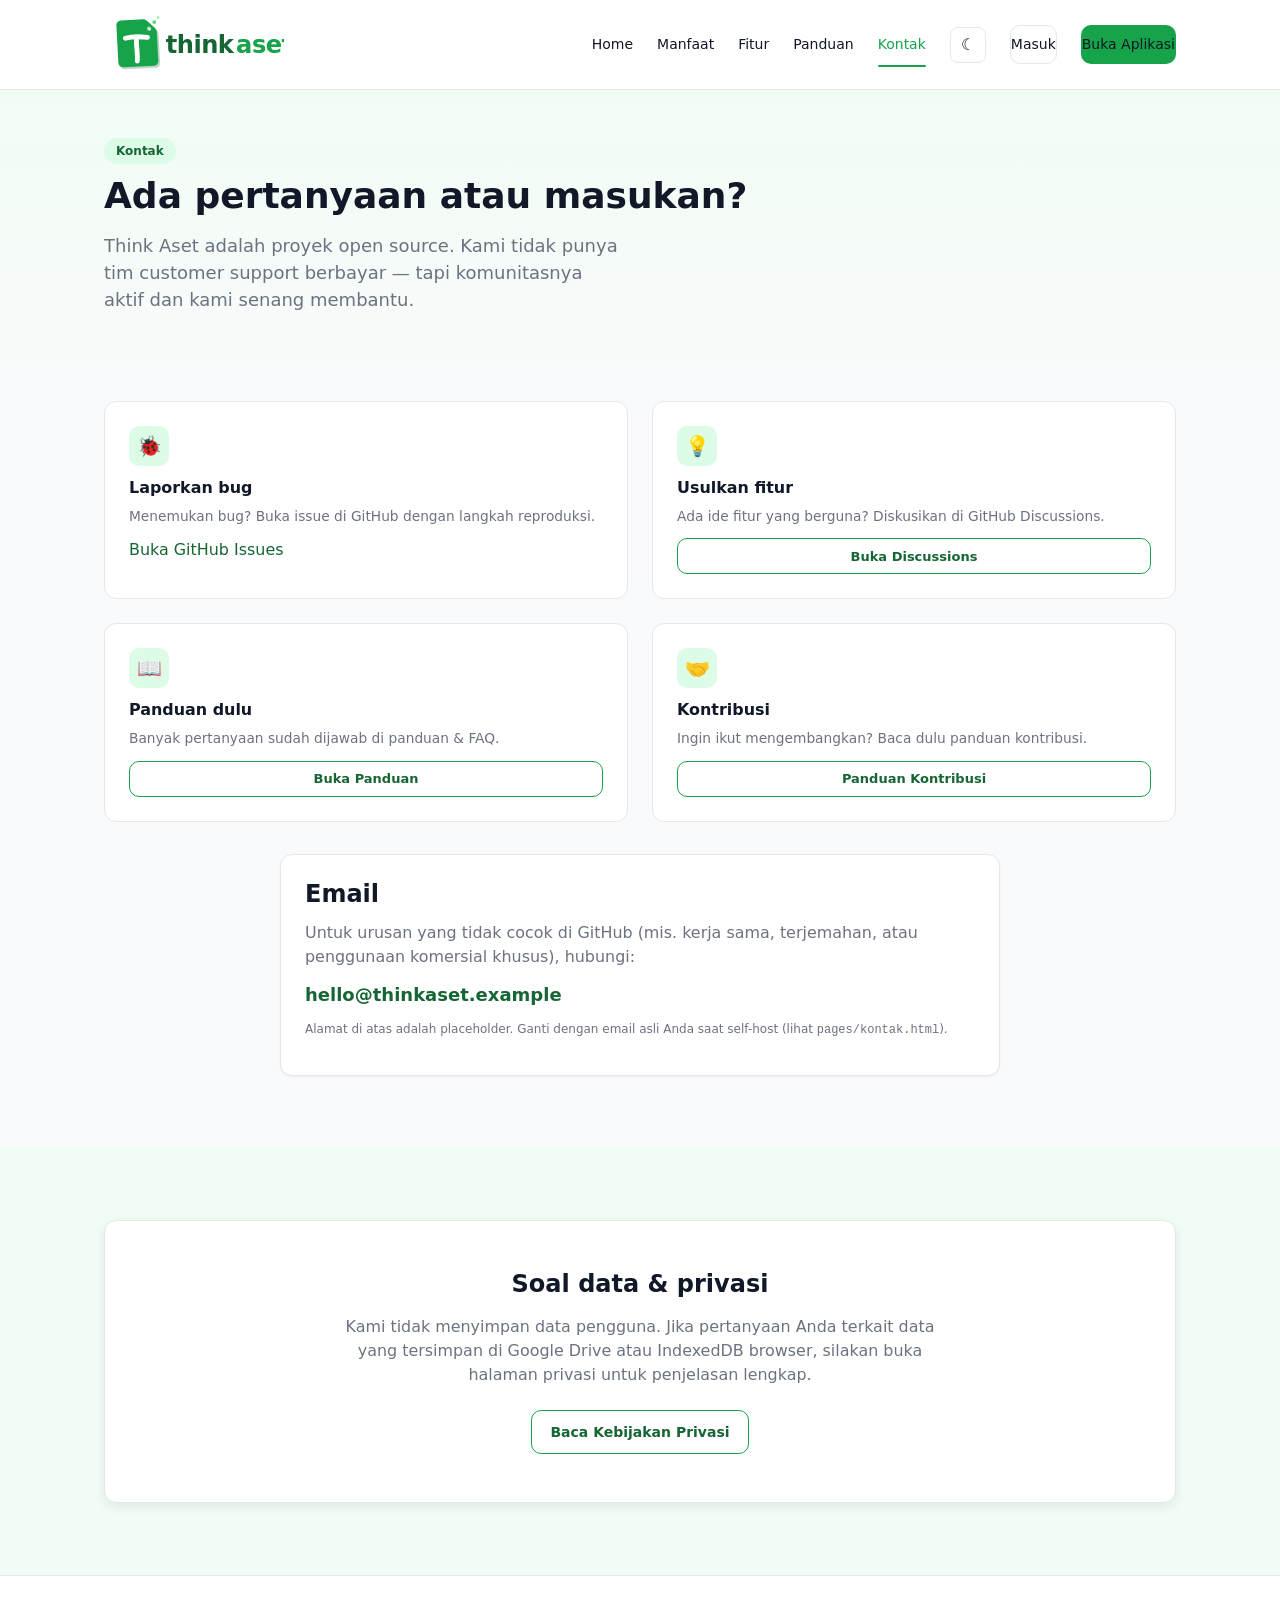
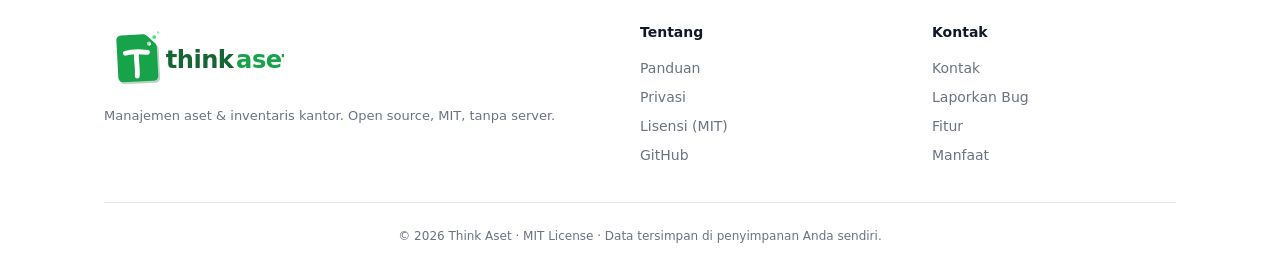
<file: pages/kontak.html>
<!DOCTYPE html>
<html lang="id" data-theme="light">
<head>
  <meta charset="UTF-8" />
  <meta name="viewport" content="width=device-width, initial-scale=1" />
  <title>Kontak — Think Aset</title>
  <meta name="description" content="Hubungi tim Think Aset melalui GitHub Issues, diskusi, atau email. Kami tidak menyimpan data pengguna." />
  <link rel="manifest" href="../manifest.json" />
  <link rel="icon" type="image/svg+xml" href="../icons/icon.svg" />
  <link rel="stylesheet" href="../css/variables.css" />
  <link rel="stylesheet" href="../css/base.css" />
  <link rel="stylesheet" href="../css/components.css" />
  <link rel="stylesheet" href="../profile.css" />
  <script src="../js/theme-init.js"></script>
</head>
<body>
  <nav class="profile-nav">
    <div class="profile-nav-inner">
      <a href="../index.html" class="profile-logo">
        <img src="../icons/logo.svg" alt="Think Aset" />
      </a>
      <button class="profile-nav-mobile-toggle" id="mobile-toggle" aria-label="Buka menu navigasi">☰</button>
      <div class="profile-nav-links" id="nav-links">
        <a href="../index.html" data-page="index.html">Home</a>
        <a href="manfaat.html" data-page="manfaat.html">Manfaat</a>
        <a href="fitur.html" data-page="fitur.html">Fitur</a>
        <a href="panduan.html" data-page="panduan.html">Panduan</a>
        <a href="kontak.html" data-page="kontak.html">Kontak</a>
        <button class="theme-toggle" id="theme-toggle" aria-label="Ubah tema terang atau gelap">☾</button>
        <a href="../app.html" class="btn btn-ghost btn-sm">Masuk</a>
        <a href="../app.html" class="btn btn-primary btn-sm">Buka Aplikasi</a>
      </div>
    </div>
  </nav>

  <section class="profile-hero" style="padding:48px 0 32px">
    <div class="profile-container">
      <span class="hero-tag">Kontak</span>
      <h1 style="font-size:2.25rem;margin-top:12px">Ada pertanyaan atau masukan?</h1>
      <p class="hero-subtitle">
        Think Aset adalah proyek open source. Kami tidak punya tim customer support
        berbayar — tapi komunitasnya aktif dan kami senang membantu.
      </p>
    </div>
  </section>

  <section class="value-section" style="padding-top:0">
    <div class="profile-container">
      <div class="feature-grid" style="grid-template-columns:repeat(2,1fr);margin-bottom:32px">
        <div class="feature-card">
          <div class="icon-wrap">🐞</div>
          <h3>Laporkan bug</h3>
          <p style="margin-bottom:12px">Menemukan bug? Buka issue di GitHub dengan langkah reproduksi.</p>
          <a href="https://github.com/jaiz-lana/think---aset/issues/">Buka GitHub Issues</a>
        </div>
        <div class="feature-card">
          <div class="icon-wrap">💡</div>
          <h3>Usulkan fitur</h3>
          <p style="margin-bottom:12px">Ada ide fitur yang berguna? Diskusikan di GitHub Discussions.</p>
          <a href="https://github.com/" target="_blank" rel="noopener" class="btn btn-secondary btn-sm">Buka Discussions</a>
        </div>
        <div class="feature-card">
          <div class="icon-wrap">📖</div>
          <h3>Panduan dulu</h3>
          <p style="margin-bottom:12px">Banyak pertanyaan sudah dijawab di panduan &amp; FAQ.</p>
          <a href="panduan.html" class="btn btn-secondary btn-sm">Buka Panduan</a>
        </div>
        <div class="feature-card">
          <div class="icon-wrap">🤝</div>
          <h3>Kontribusi</h3>
          <p style="margin-bottom:12px">Ingin ikut mengembangkan? Baca dulu panduan kontribusi.</p>
          <a href="../CONTRIBUTING.md" class="btn btn-secondary btn-sm">Panduan Kontribusi</a>
        </div>
      </div>

      <div class="card" style="max-width:720px;margin:0 auto">
        <h2 style="margin-top:0">Email</h2>
        <p style="color:var(--text-muted)">
          Untuk urusan yang tidak cocok di GitHub (mis. kerja sama, terjemahan, atau
          penggunaan komersial khusus), hubungi:
        </p>
        <p style="font-size:1.125rem;font-weight:600">
          <a href="mailto:hello@thinkaset.example">hello@thinkaset.example</a>
        </p>
        <p class="text-xs text-muted">
          Alamat di atas adalah placeholder. Ganti dengan email asli Anda saat self-host
          (lihat <code>pages/kontak.html</code>).
        </p>
      </div>
    </div>
  </section>

  <section class="value-section bg-alt">
    <div class="profile-container">
      <div class="data-owned">
        <h2>Soal data &amp; privasi</h2>
        <p>
          Kami tidak menyimpan data pengguna. Jika pertanyaan Anda terkait data yang
          tersimpan di Google Drive atau IndexedDB browser, silakan buka halaman privasi
          untuk penjelasan lengkap.
        </p>
        <a href="privasi.html" class="btn btn-secondary">Baca Kebijakan Privasi</a>
      </div>
    </div>
  </section>

  <footer class="profile-footer">
    <div class="profile-container">
      <div class="footer-grid">
        <div>
          <div class="profile-logo" style="margin-bottom:12px">
            <img src="../icons/logo.svg" alt="Think Aset" />
          </div>
          <p style="font-size:13px;color:var(--text-muted);margin:0">
            Manajemen aset &amp; inventaris kantor. Open source, MIT, tanpa server.
          </p>
        </div>
        <div>
          <h4>Tentang</h4>
          <a href="panduan.html">Panduan</a>
          <a href="privasi.html">Privasi</a>
          <a href="../LICENSE.txt">Lisensi (MIT)</a>
          <a href="https://github.com/" target="_blank" rel="noopener">GitHub</a>
        </div>
        <div>
          <h4>Kontak</h4>
          <a href="kontak.html">Kontak</a>
          <a href="https://github.com/" target="_blank" rel="noopener">Laporkan Bug</a>
          <a href="fitur.html">Fitur</a>
          <a href="manfaat.html">Manfaat</a>
        </div>
      </div>
      <p class="footer-copy">© 2026 Think Aset · MIT License · Data tersimpan di penyimpanan Anda sendiri.</p>
    </div>
  </footer>

  <script src="../js/pwa.js" defer></script>
  <script src="../js/ui/profile.js" defer></script>
</body>
</html>
</file>
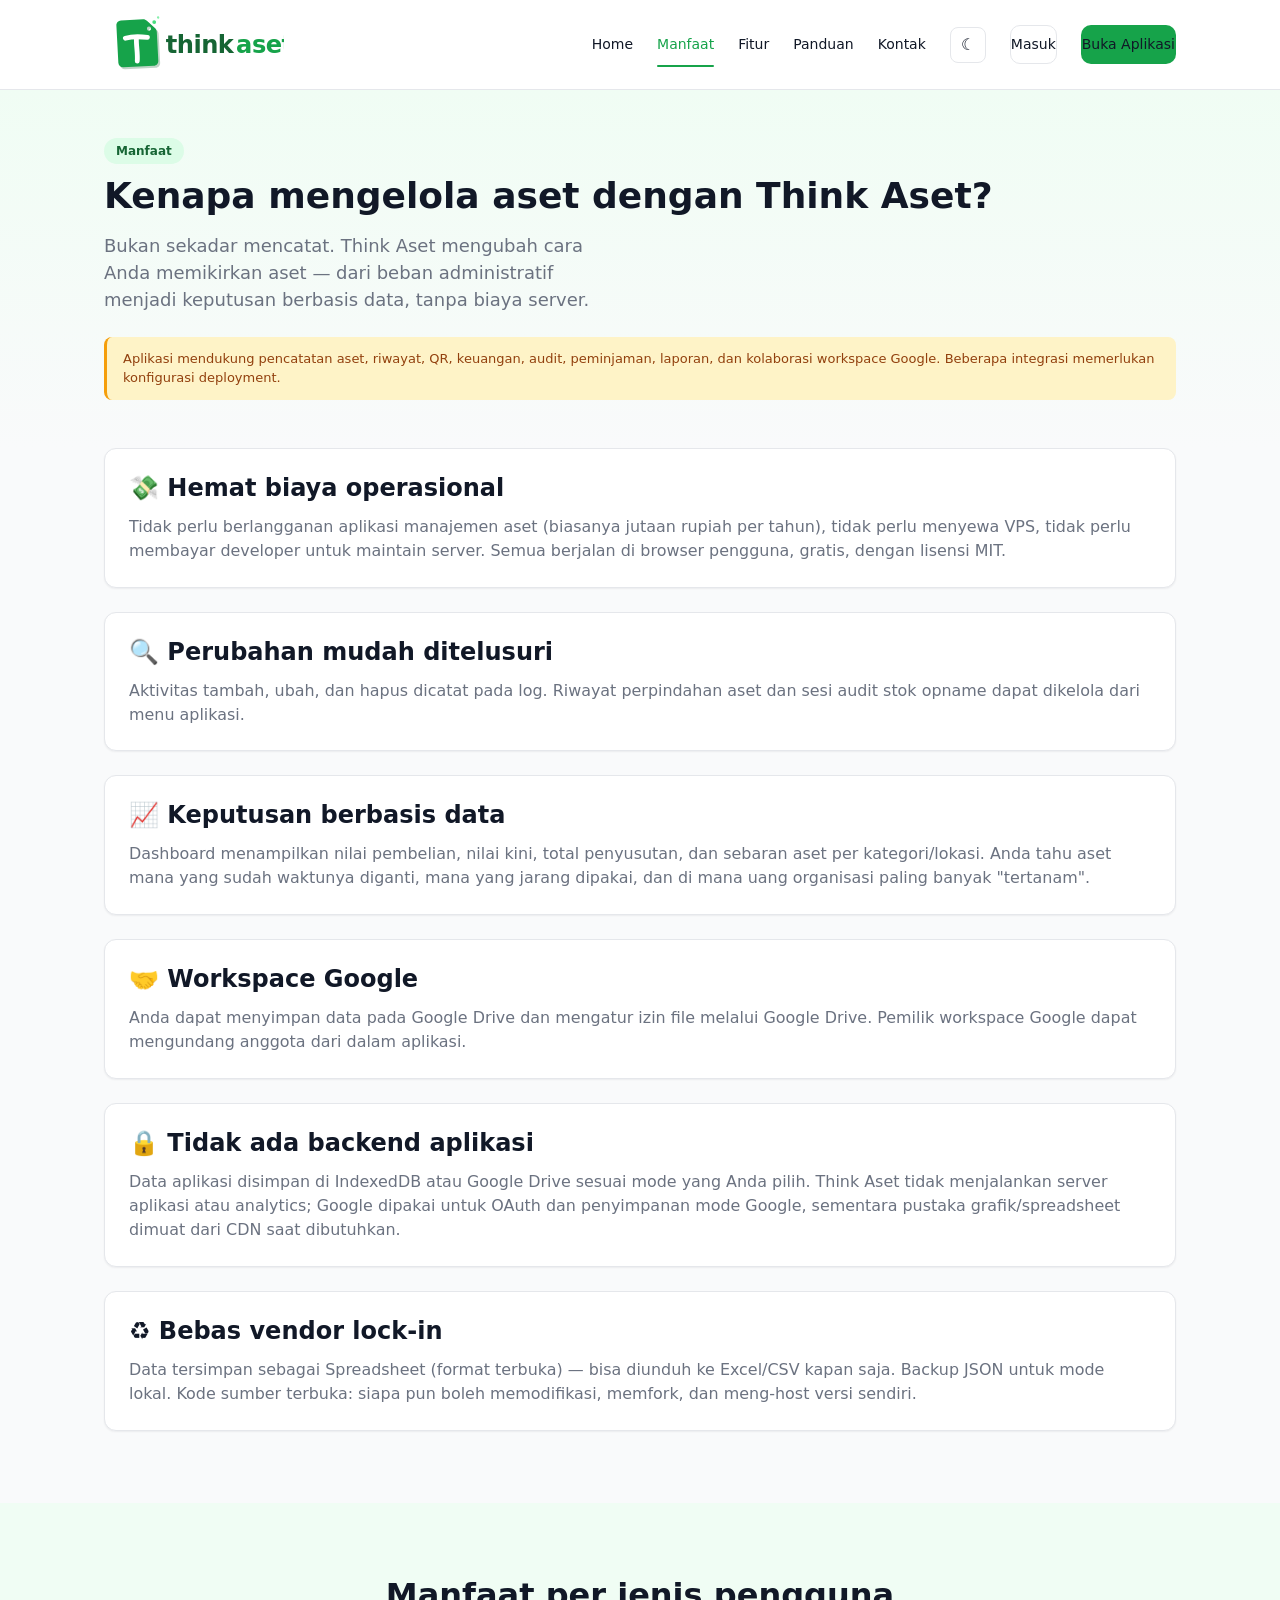
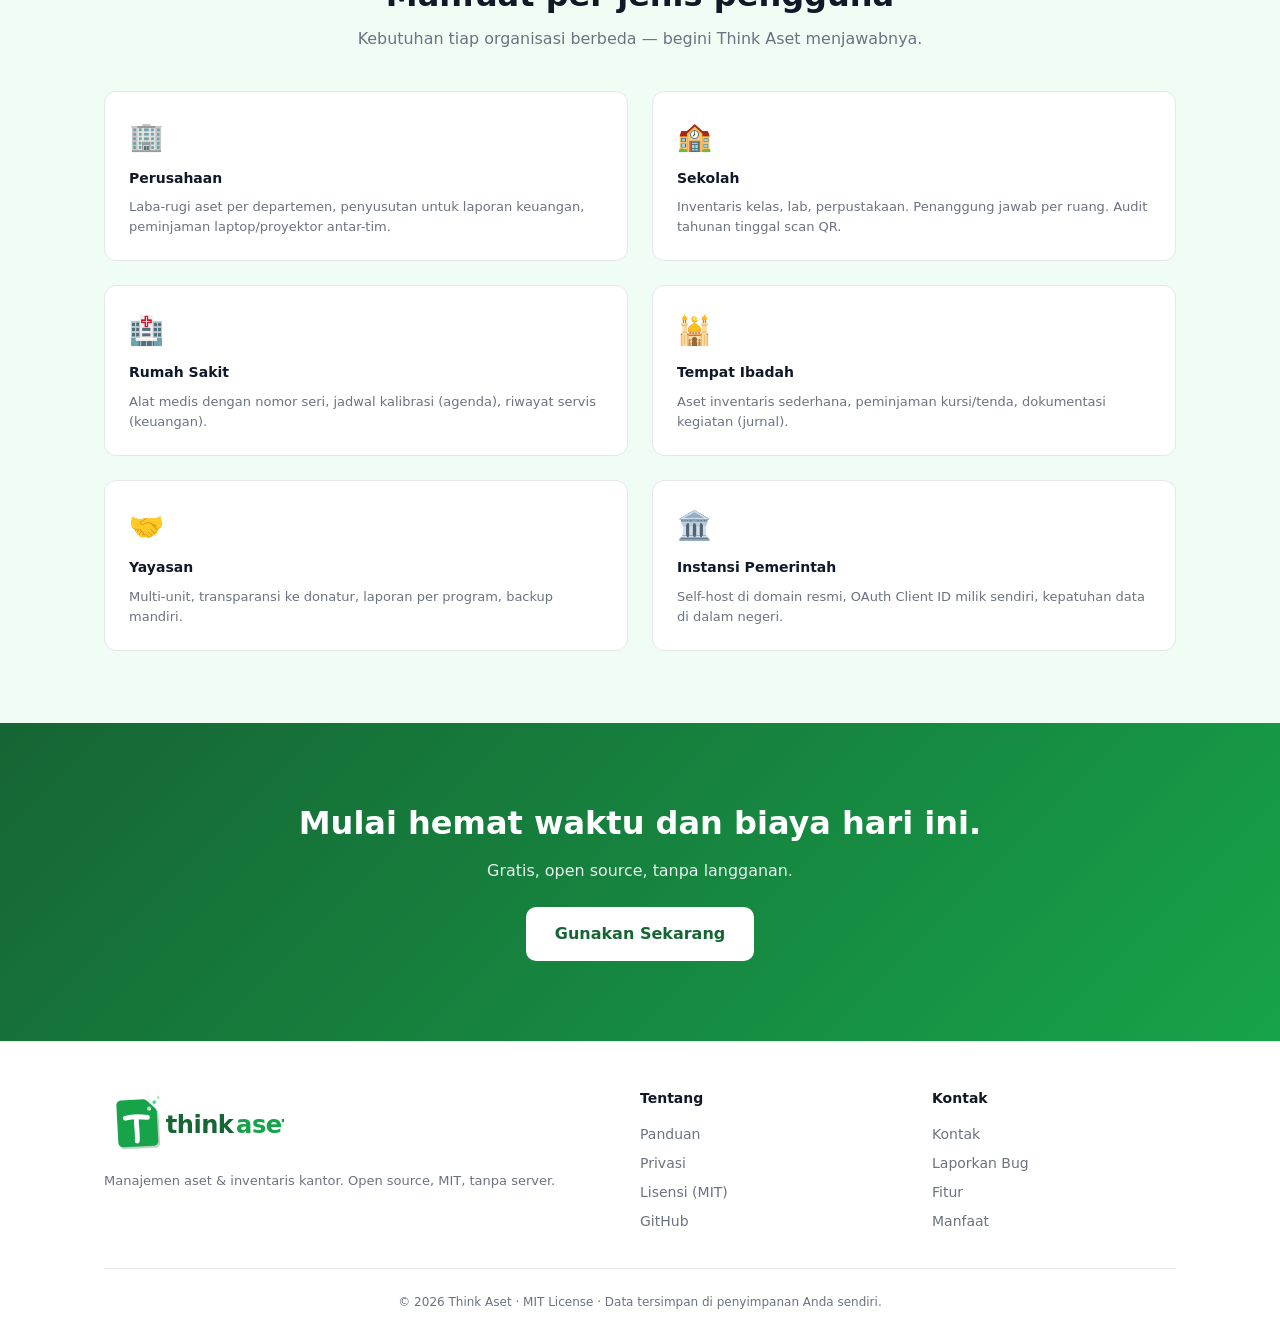
<file: pages/manfaat.html>
<!DOCTYPE html>
<html lang="id" data-theme="light">
<head>
  <meta charset="UTF-8" />
  <meta name="viewport" content="width=device-width, initial-scale=1" />
  <title>Manfaat — Think Aset</title>
  <meta name="description" content="Manfaat Think Aset untuk perusahaan, sekolah, rumah sakit, dan instansi: hemat biaya, transparan, mudah diaudit." />
  <link rel="manifest" href="../manifest.json" />
  <link rel="icon" type="image/svg+xml" href="../icons/icon.svg" />
  <link rel="stylesheet" href="../css/variables.css" />
  <link rel="stylesheet" href="../css/base.css" />
  <link rel="stylesheet" href="../css/components.css" />
  <link rel="stylesheet" href="../profile.css" />
  <script src="../js/theme-init.js"></script>
</head>
<body>
  <nav class="profile-nav">
    <div class="profile-nav-inner">
      <a href="../index.html" class="profile-logo">
        <img src="../icons/logo.svg" alt="Think Aset" />
      </a>
      <button class="profile-nav-mobile-toggle" id="mobile-toggle" aria-label="Buka menu navigasi">☰</button>
      <div class="profile-nav-links" id="nav-links">
        <a href="../index.html" data-page="index.html">Home</a>
        <a href="manfaat.html" data-page="manfaat.html">Manfaat</a>
        <a href="fitur.html" data-page="fitur.html">Fitur</a>
        <a href="panduan.html" data-page="panduan.html">Panduan</a>
        <a href="kontak.html" data-page="kontak.html">Kontak</a>
        <button class="theme-toggle" id="theme-toggle" aria-label="Ubah tema terang atau gelap">☾</button>
        <a href="../app.html" class="btn btn-ghost btn-sm">Masuk</a>
        <a href="../app.html" class="btn btn-primary btn-sm">Buka Aplikasi</a>
      </div>
    </div>
  </nav>

  <section class="profile-hero" style="padding:48px 0 32px">
    <div class="profile-container">
      <span class="hero-tag">Manfaat</span>
      <h1 style="font-size:2.25rem;margin-top:12px">Kenapa mengelola aset dengan Think Aset?</h1>
      <p class="hero-subtitle">
        Bukan sekadar mencatat. Think Aset mengubah cara Anda memikirkan aset — dari beban administratif
        menjadi keputusan berbasis data, tanpa biaya server.
      </p>
      <div class="notice mt-4">
        Aplikasi mendukung pencatatan aset, riwayat, QR, keuangan, audit, peminjaman, laporan,
        dan kolaborasi workspace Google. Beberapa integrasi memerlukan konfigurasi deployment.
      </div>
    </div>
  </section>

  <section class="value-section" style="padding-top:0">
    <div class="profile-container">

      <div class="card card-hover" style="margin-bottom:24px">
        <h2 style="margin-top:0">💸 Hemat biaya operasional</h2>
        <p style="color:var(--text-muted);margin:0">
          Tidak perlu berlangganan aplikasi manajemen aset (biasanya jutaan rupiah per tahun),
          tidak perlu menyewa VPS, tidak perlu membayar developer untuk maintain server.
          Semua berjalan di browser pengguna, gratis, dengan lisensi MIT.
        </p>
      </div>

      <div class="card card-hover" style="margin-bottom:24px">
        <h2 style="margin-top:0">🔍 Perubahan mudah ditelusuri</h2>
        <p style="color:var(--text-muted);margin:0">
          Aktivitas tambah, ubah, dan hapus dicatat pada log. Riwayat perpindahan aset dan
          sesi audit stok opname dapat dikelola dari menu aplikasi.
        </p>
      </div>

      <div class="card card-hover" style="margin-bottom:24px">
        <h2 style="margin-top:0">📈 Keputusan berbasis data</h2>
        <p style="color:var(--text-muted);margin:0">
          Dashboard menampilkan nilai pembelian, nilai kini, total penyusutan, dan sebaran aset
          per kategori/lokasi. Anda tahu aset mana yang sudah waktunya diganti, mana yang
          jarang dipakai, dan di mana uang organisasi paling banyak "tertanam".
        </p>
      </div>

      <div class="card card-hover" style="margin-bottom:24px">
        <h2 style="margin-top:0">🤝 Workspace Google</h2>
        <p style="color:var(--text-muted);margin:0">
          Anda dapat menyimpan data pada Google Drive dan mengatur izin file melalui Google Drive.
          Pemilik workspace Google dapat mengundang anggota dari dalam aplikasi.
        </p>
      </div>

      <div class="card card-hover" style="margin-bottom:24px">
        <h2 style="margin-top:0">🔒 Tidak ada backend aplikasi</h2>
        <p style="color:var(--text-muted);margin:0">
          Data aplikasi disimpan di IndexedDB atau Google Drive sesuai mode yang Anda pilih.
          Think Aset tidak menjalankan server aplikasi atau analytics; Google dipakai untuk OAuth
          dan penyimpanan mode Google, sementara pustaka grafik/spreadsheet dimuat dari CDN saat dibutuhkan.
        </p>
      </div>

      <div class="card card-hover">
        <h2 style="margin-top:0">♻️ Bebas vendor lock-in</h2>
        <p style="color:var(--text-muted);margin:0">
          Data tersimpan sebagai Spreadsheet (format terbuka) — bisa diunduh ke Excel/CSV kapan saja.
          Backup JSON untuk mode lokal. Kode sumber terbuka: siapa pun boleh memodifikasi,
          memfork, dan meng-host versi sendiri.
        </p>
      </div>

    </div>
  </section>

  <section class="value-section bg-alt">
    <div class="profile-container">
      <h2 class="section-title">Manfaat per jenis pengguna</h2>
      <p class="section-subtitle">Kebutuhan tiap organisasi berbeda — begini Think Aset menjawabnya.</p>
      <div class="target-grid" style="grid-template-columns:repeat(2,1fr)">
        <div class="target-card" style="text-align:left;padding:24px">
          <span class="icon">🏢</span><strong>Perusahaan</strong>
          <p style="font-size:13px;color:var(--text-muted);margin:8px 0 0">
            Laba-rugi aset per departemen, penyusutan untuk laporan keuangan,
            peminjaman laptop/proyektor antar-tim.
          </p>
        </div>
        <div class="target-card" style="text-align:left;padding:24px">
          <span class="icon">🏫</span><strong>Sekolah</strong>
          <p style="font-size:13px;color:var(--text-muted);margin:8px 0 0">
            Inventaris kelas, lab, perpustakaan. Penanggung jawab per ruang.
            Audit tahunan tinggal scan QR.
          </p>
        </div>
        <div class="target-card" style="text-align:left;padding:24px">
          <span class="icon">🏥</span><strong>Rumah Sakit</strong>
          <p style="font-size:13px;color:var(--text-muted);margin:8px 0 0">
            Alat medis dengan nomor seri, jadwal kalibrasi (agenda), riwayat servis (keuangan).
          </p>
        </div>
        <div class="target-card" style="text-align:left;padding:24px">
          <span class="icon">🕌</span><strong>Tempat Ibadah</strong>
          <p style="font-size:13px;color:var(--text-muted);margin:8px 0 0">
            Aset inventaris sederhana, peminjaman kursi/tenda, dokumentasi kegiatan (jurnal).
          </p>
        </div>
        <div class="target-card" style="text-align:left;padding:24px">
          <span class="icon">🤝</span><strong>Yayasan</strong>
          <p style="font-size:13px;color:var(--text-muted);margin:8px 0 0">
            Multi-unit, transparansi ke donatur, laporan per program, backup mandiri.
          </p>
        </div>
        <div class="target-card" style="text-align:left;padding:24px">
          <span class="icon">🏛️</span><strong>Instansi Pemerintah</strong>
          <p style="font-size:13px;color:var(--text-muted);margin:8px 0 0">
            Self-host di domain resmi, OAuth Client ID milik sendiri, kepatuhan data di dalam negeri.
          </p>
        </div>
      </div>
    </div>
  </section>

  <section class="cta-closing">
    <div class="profile-container">
      <h2>Mulai hemat waktu dan biaya hari ini.</h2>
      <p>Gratis, open source, tanpa langganan.</p>
      <a href="../app.html" class="btn btn-primary btn-lg">Gunakan Sekarang</a>
    </div>
  </section>

  <footer class="profile-footer">
    <div class="profile-container">
      <div class="footer-grid">
        <div>
          <div class="profile-logo" style="margin-bottom:12px">
            <img src="../icons/logo.svg" alt="Think Aset" />
          </div>
          <p style="font-size:13px;color:var(--text-muted);margin:0">
            Manajemen aset &amp; inventaris kantor. Open source, MIT, tanpa server.
          </p>
        </div>
        <div>
          <h4>Tentang</h4>
          <a href="panduan.html">Panduan</a>
          <a href="privasi.html">Privasi</a>
          <a href="../LICENSE.txt">Lisensi (MIT)</a>
          <a href="https://github.com/" target="_blank" rel="noopener">GitHub</a>
        </div>
        <div>
          <h4>Kontak</h4>
          <a href="kontak.html">Kontak</a>
          <a href="https://github.com/" target="_blank" rel="noopener">Laporkan Bug</a>
          <a href="fitur.html">Fitur</a>
          <a href="manfaat.html">Manfaat</a>
        </div>
      </div>
      <p class="footer-copy">© 2026 Think Aset · MIT License · Data tersimpan di penyimpanan Anda sendiri.</p>
    </div>
  </footer>

  <script src="../js/pwa.js" defer></script>
  <script src="../js/ui/profile.js" defer></script>
</body>
</html>
</file>
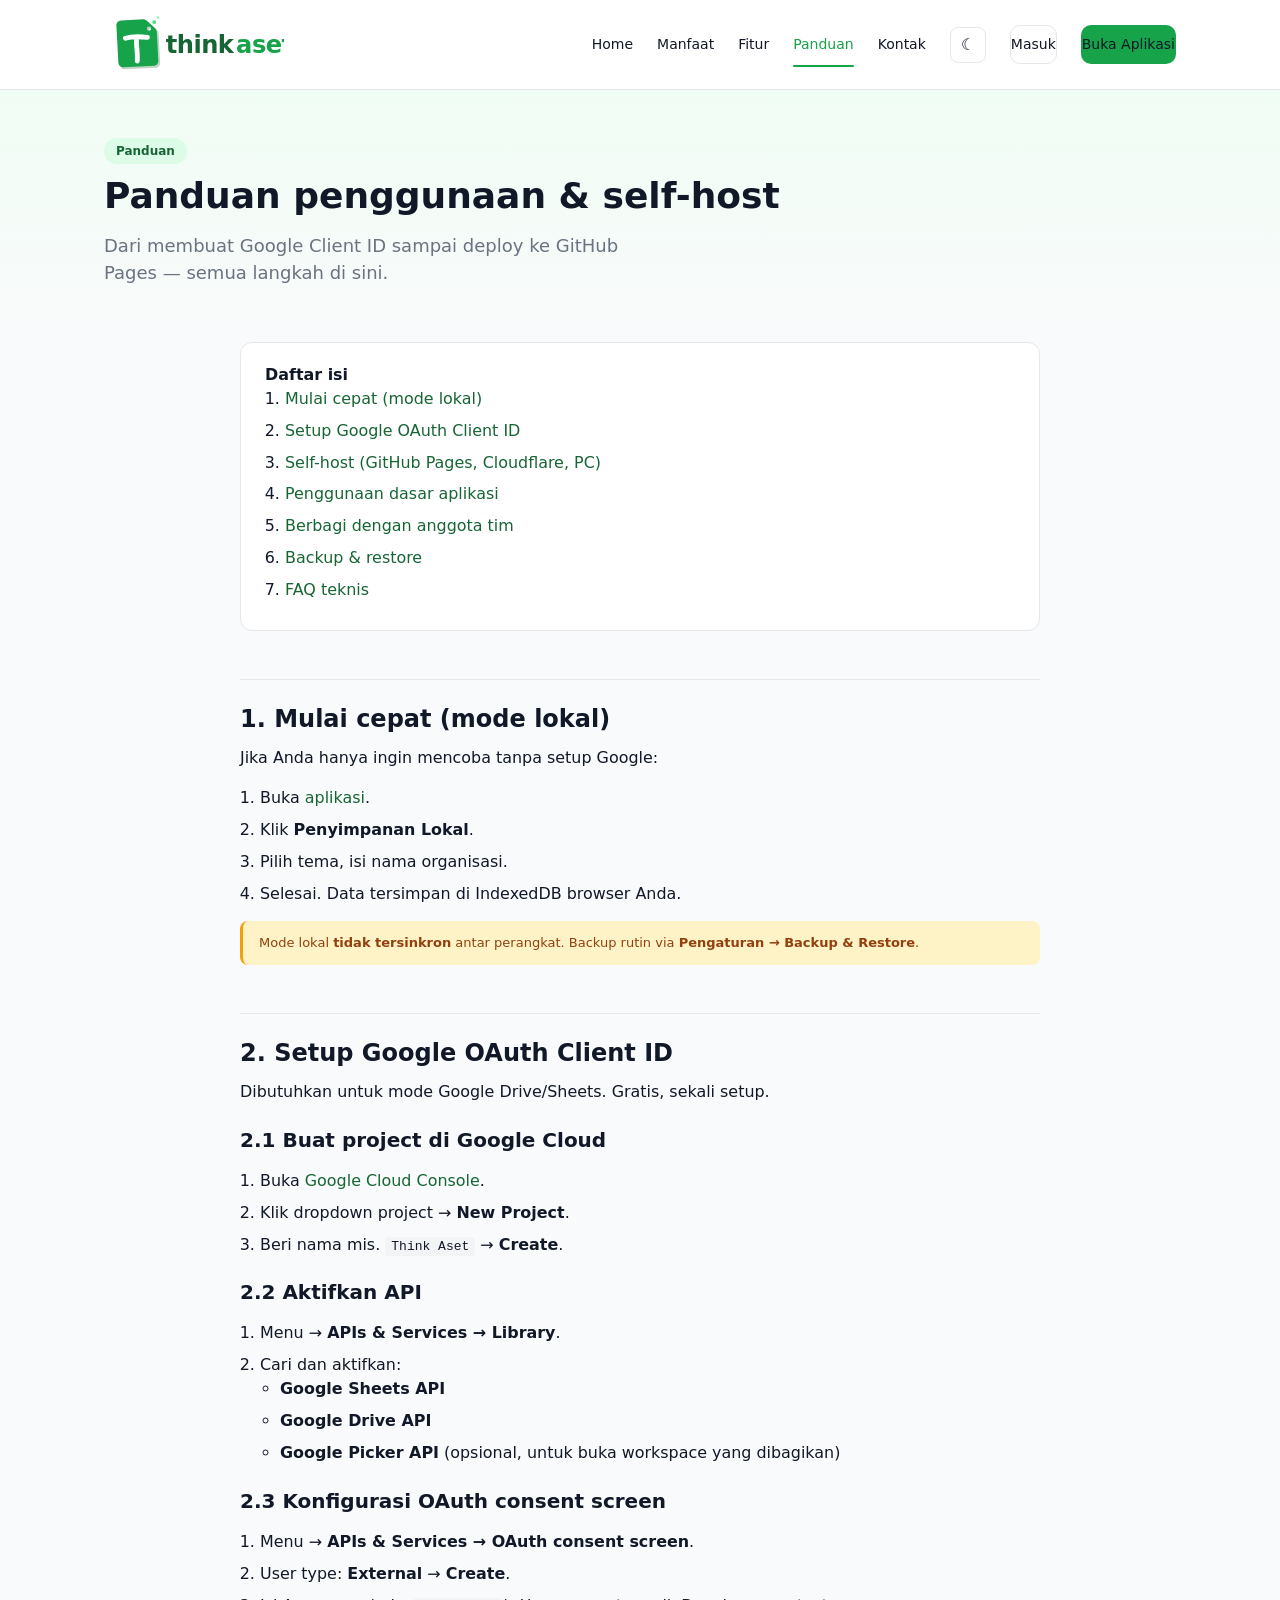
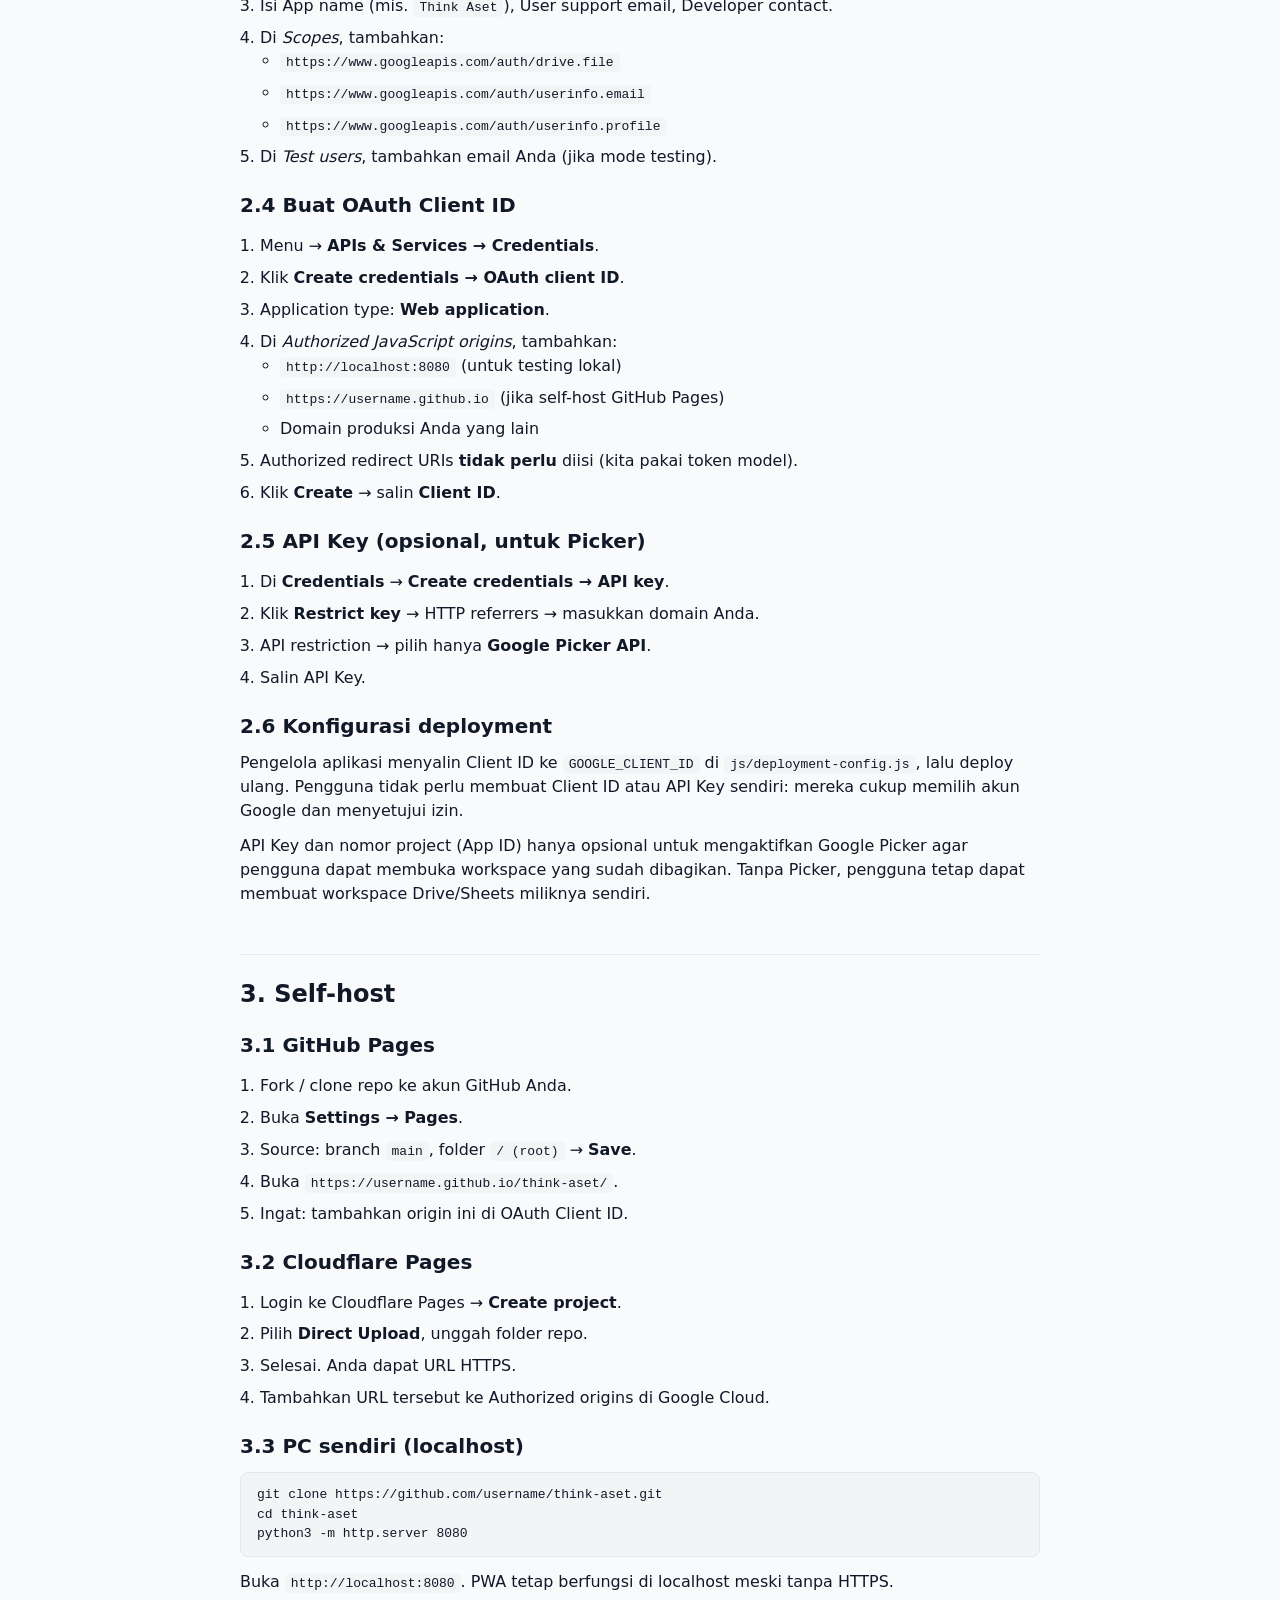
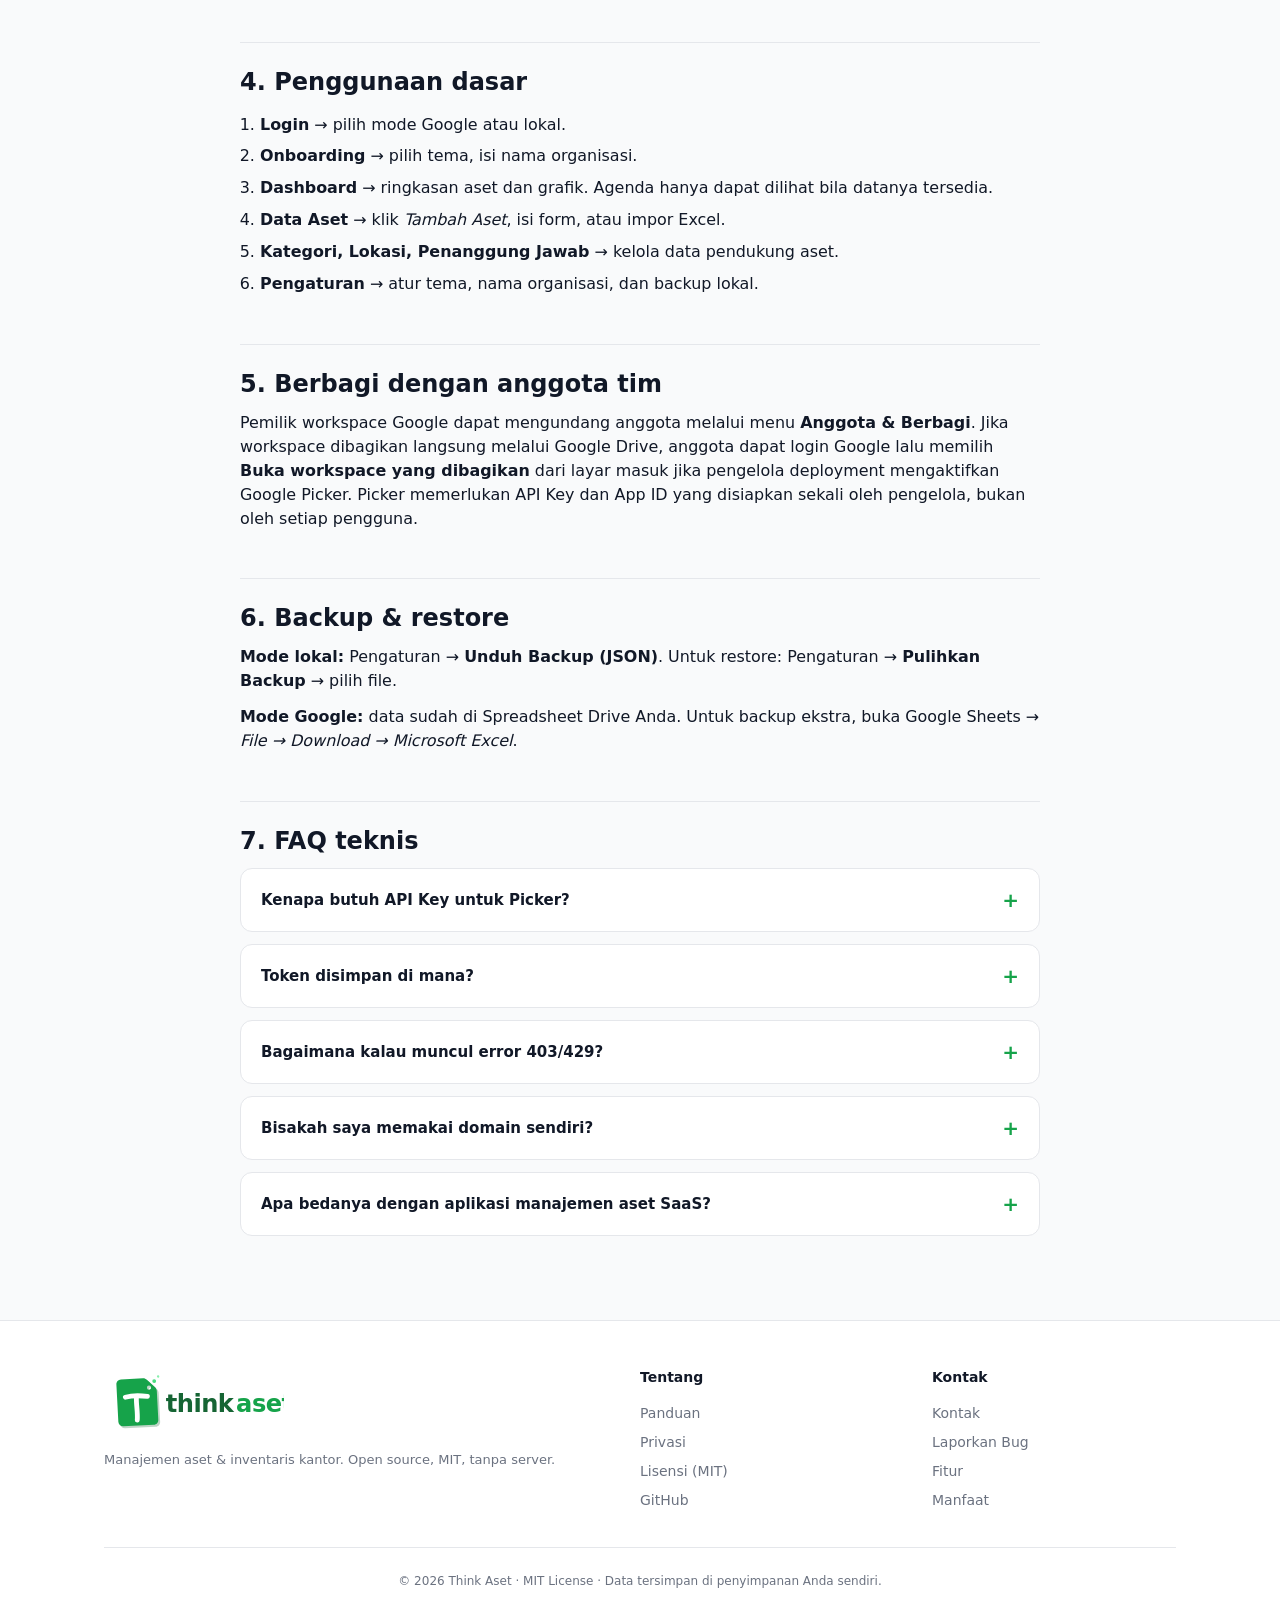
<file: pages/panduan.html>
<!DOCTYPE html>
<html lang="id" data-theme="light">
<head>
  <meta charset="UTF-8" />
  <meta name="viewport" content="width=device-width, initial-scale=1" />
  <title>Panduan — Think Aset</title>
  <meta name="description" content="Cara setup Google OAuth Client ID, self-host Think Aset di GitHub Pages/Cloudflare/PC, dan panduan penggunaan dasar." />
  <link rel="manifest" href="../manifest.json" />
  <link rel="icon" type="image/svg+xml" href="../icons/icon.svg" />
  <link rel="stylesheet" href="../css/variables.css" />
  <link rel="stylesheet" href="../css/base.css" />
  <link rel="stylesheet" href="../css/components.css" />
  <link rel="stylesheet" href="../profile.css" />
  <style>
    .panduan-wrap { max-width: 800px; margin: 0 auto; }
    .panduan-wrap h2 { margin-top: 48px; padding-top: 24px; border-top: 1px solid var(--border); }
    .panduan-wrap h2:first-child { margin-top: 0; border-top: none; padding-top: 0; }
    .panduan-wrap h3 { margin-top: 24px; }
    .panduan-wrap ol, .panduan-wrap ul { padding-left: 20px; }
    .panduan-wrap li { margin-bottom: 8px; color: var(--text); }
    .panduan-wrap pre {
      background: var(--surface-2);
      border: 1px solid var(--border);
      border-radius: 8px;
      padding: 12px 16px;
      overflow-x: auto;
      font-family: var(--font-mono);
      font-size: 13px;
    }
    .panduan-wrap code {
      background: var(--surface-2);
      padding: 2px 6px;
      border-radius: 4px;
      font-family: var(--font-mono);
      font-size: 13px;
    }
    .panduan-wrap pre code { background: none; padding: 0; }
    .toc {
      background: var(--surface);
      border: 1px solid var(--border);
      border-radius: var(--radius-card);
      padding: 20px 24px;
      margin-bottom: 32px;
    }
    .toc ol { margin: 0; }
    .toc a { font-weight: 500; }
  </style>
  <script src="../js/theme-init.js"></script>
</head>
<body>
  <nav class="profile-nav">
    <div class="profile-nav-inner">
      <a href="../index.html" class="profile-logo">
        <img src="../icons/logo.svg" alt="Think Aset" />
      </a>
      <button class="profile-nav-mobile-toggle" id="mobile-toggle" aria-label="Buka menu navigasi">☰</button>
      <div class="profile-nav-links" id="nav-links">
        <a href="../index.html" data-page="index.html">Home</a>
        <a href="manfaat.html" data-page="manfaat.html">Manfaat</a>
        <a href="fitur.html" data-page="fitur.html">Fitur</a>
        <a href="panduan.html" data-page="panduan.html">Panduan</a>
        <a href="kontak.html" data-page="kontak.html">Kontak</a>
        <button class="theme-toggle" id="theme-toggle" aria-label="Ubah tema terang atau gelap">☾</button>
        <a href="../app.html" class="btn btn-ghost btn-sm">Masuk</a>
        <a href="../app.html" class="btn btn-primary btn-sm">Buka Aplikasi</a>
      </div>
    </div>
  </nav>

  <section class="profile-hero" style="padding:48px 0 32px">
    <div class="profile-container">
      <span class="hero-tag">Panduan</span>
      <h1 style="font-size:2.25rem;margin-top:12px">Panduan penggunaan &amp; self-host</h1>
      <p class="hero-subtitle">
        Dari membuat Google Client ID sampai deploy ke GitHub Pages — semua langkah di sini.
      </p>
    </div>
  </section>

  <section class="value-section" style="padding-top:0">
    <div class="profile-container">
      <div class="panduan-wrap">

        <div class="toc">
          <strong>Daftar isi</strong>
          <ol>
            <li><a href="#mulai-cepat">Mulai cepat (mode lokal)</a></li>
            <li><a href="#google-client">Setup Google OAuth Client ID</a></li>
            <li><a href="#self-host">Self-host (GitHub Pages, Cloudflare, PC)</a></li>
            <li><a href="#penggunaan">Penggunaan dasar aplikasi</a></li>
            <li><a href="#berbagi">Berbagi dengan anggota tim</a></li>
            <li><a href="#backup">Backup &amp; restore</a></li>
            <li><a href="#faq-teknis">FAQ teknis</a></li>
          </ol>
        </div>

        <h2 id="mulai-cepat">1. Mulai cepat (mode lokal)</h2>
        <p>Jika Anda hanya ingin mencoba tanpa setup Google:</p>
        <ol>
          <li>Buka <a href="../app.html">aplikasi</a>.</li>
          <li>Klik <strong>Penyimpanan Lokal</strong>.</li>
          <li>Pilih tema, isi nama organisasi.</li>
          <li>Selesai. Data tersimpan di IndexedDB browser Anda.</li>
        </ol>
        <div class="notice">
          Mode lokal <strong>tidak tersinkron</strong> antar perangkat. Backup rutin via
          <strong>Pengaturan → Backup &amp; Restore</strong>.
        </div>

        <h2 id="google-client">2. Setup Google OAuth Client ID</h2>
        <p>Dibutuhkan untuk mode Google Drive/Sheets. Gratis, sekali setup.</p>

        <h3>2.1 Buat project di Google Cloud</h3>
        <ol>
          <li>Buka <a href="https://console.cloud.google.com/" target="_blank" rel="noopener">Google Cloud Console</a>.</li>
          <li>Klik dropdown project → <strong>New Project</strong>.</li>
          <li>Beri nama mis. <code>Think Aset</code> → <strong>Create</strong>.</li>
        </ol>

        <h3>2.2 Aktifkan API</h3>
        <ol>
          <li>Menu → <strong>APIs &amp; Services → Library</strong>.</li>
          <li>Cari dan aktifkan:
            <ul>
              <li><strong>Google Sheets API</strong></li>
              <li><strong>Google Drive API</strong></li>
              <li><strong>Google Picker API</strong> (opsional, untuk buka workspace yang dibagikan)</li>
            </ul>
          </li>
        </ol>

        <h3>2.3 Konfigurasi OAuth consent screen</h3>
        <ol>
          <li>Menu → <strong>APIs &amp; Services → OAuth consent screen</strong>.</li>
          <li>User type: <strong>External</strong> → <strong>Create</strong>.</li>
          <li>Isi App name (mis. <code>Think Aset</code>), User support email, Developer contact.</li>
          <li>Di <em>Scopes</em>, tambahkan:
            <ul>
              <li><code>https://www.googleapis.com/auth/drive.file</code></li>
              <li><code>https://www.googleapis.com/auth/userinfo.email</code></li>
              <li><code>https://www.googleapis.com/auth/userinfo.profile</code></li>
            </ul>
          </li>
          <li>Di <em>Test users</em>, tambahkan email Anda (jika mode testing).</li>
        </ol>

        <h3>2.4 Buat OAuth Client ID</h3>
        <ol>
          <li>Menu → <strong>APIs &amp; Services → Credentials</strong>.</li>
          <li>Klik <strong>Create credentials → OAuth client ID</strong>.</li>
          <li>Application type: <strong>Web application</strong>.</li>
          <li>Di <em>Authorized JavaScript origins</em>, tambahkan:
            <ul>
              <li><code>http://localhost:8080</code> (untuk testing lokal)</li>
              <li><code>https://username.github.io</code> (jika self-host GitHub Pages)</li>
              <li>Domain produksi Anda yang lain</li>
            </ul>
          </li>
          <li>Authorized redirect URIs <strong>tidak perlu</strong> diisi (kita pakai token model).</li>
          <li>Klik <strong>Create</strong> → salin <strong>Client ID</strong>.</li>
        </ol>

        <h3>2.5 API Key (opsional, untuk Picker)</h3>
        <ol>
          <li>Di <strong>Credentials</strong> → <strong>Create credentials → API key</strong>.</li>
          <li>Klik <strong>Restrict key</strong> → HTTP referrers → masukkan domain Anda.</li>
          <li>API restriction → pilih hanya <strong>Google Picker API</strong>.</li>
          <li>Salin API Key.</li>
        </ol>

        <h3>2.6 Konfigurasi deployment</h3>
        <p>Pengelola aplikasi menyalin Client ID ke <code>GOOGLE_CLIENT_ID</code> di
        <code>js/deployment-config.js</code>, lalu deploy ulang. Pengguna tidak perlu membuat
        Client ID atau API Key sendiri: mereka cukup memilih akun Google dan menyetujui izin.</p>
        <p>API Key dan nomor project (App ID) hanya opsional untuk mengaktifkan Google Picker agar pengguna dapat
        membuka workspace yang sudah dibagikan. Tanpa Picker, pengguna tetap dapat membuat workspace
        Drive/Sheets miliknya sendiri.</p>

        <h2 id="self-host">3. Self-host</h2>

        <h3>3.1 GitHub Pages</h3>
        <ol>
          <li>Fork / clone repo ke akun GitHub Anda.</li>
          <li>Buka <strong>Settings → Pages</strong>.</li>
          <li>Source: branch <code>main</code>, folder <code>/ (root)</code> → <strong>Save</strong>.</li>
          <li>Buka <code>https://username.github.io/think-aset/</code>.</li>
          <li>Ingat: tambahkan origin ini di OAuth Client ID.</li>
        </ol>

        <h3>3.2 Cloudflare Pages</h3>
        <ol>
          <li>Login ke Cloudflare Pages → <strong>Create project</strong>.</li>
          <li>Pilih <strong>Direct Upload</strong>, unggah folder repo.</li>
          <li>Selesai. Anda dapat URL HTTPS.</li>
          <li>Tambahkan URL tersebut ke Authorized origins di Google Cloud.</li>
        </ol>

        <h3>3.3 PC sendiri (localhost)</h3>
        <pre><code>git clone https://github.com/username/think-aset.git
cd think-aset
python3 -m http.server 8080</code></pre>
        <p>Buka <code>http://localhost:8080</code>. PWA tetap berfungsi di localhost meski tanpa HTTPS.</p>

        <h2 id="penggunaan">4. Penggunaan dasar</h2>
        <ol>
          <li><strong>Login</strong> → pilih mode Google atau lokal.</li>
          <li><strong>Onboarding</strong> → pilih tema, isi nama organisasi.</li>
          <li><strong>Dashboard</strong> → ringkasan aset dan grafik. Agenda hanya dapat dilihat bila datanya tersedia.</li>
          <li><strong>Data Aset</strong> → klik <em>Tambah Aset</em>, isi form, atau impor Excel.</li>
          <li><strong>Kategori, Lokasi, Penanggung Jawab</strong> → kelola data pendukung aset.</li>
          <li><strong>Pengaturan</strong> → atur tema, nama organisasi, dan backup lokal.</li>
        </ol>

        <h2 id="berbagi">5. Berbagi dengan anggota tim</h2>
        <p>Pemilik workspace Google dapat mengundang anggota melalui menu <strong>Anggota &amp; Berbagi</strong>.
        Jika workspace dibagikan langsung melalui Google Drive, anggota dapat login Google lalu memilih
        <strong>Buka workspace yang dibagikan</strong> dari layar masuk jika pengelola deployment
        mengaktifkan Google Picker. Picker memerlukan API Key dan App ID yang disiapkan sekali oleh
        pengelola, bukan oleh setiap pengguna.</p>

        <h2 id="backup">6. Backup &amp; restore</h2>
        <p><strong>Mode lokal:</strong> Pengaturan → <strong>Unduh Backup (JSON)</strong>.
        Untuk restore: Pengaturan → <strong>Pulihkan Backup</strong> → pilih file.</p>
        <p><strong>Mode Google:</strong> data sudah di Spreadsheet Drive Anda. Untuk backup ekstra,
        buka Google Sheets → <em>File → Download → Microsoft Excel</em>.</p>

        <h2 id="faq-teknis">7. FAQ teknis</h2>
        <details>
          <summary>Kenapa butuh API Key untuk Picker?</summary>
          <p>Google Picker API memerlukan API Key dan App ID yang disiapkan pengelola deployment. Pengguna tidak memerlukannya untuk membuat workspace Google sendiri; operasi data tetap memakai izin OAuth akun pengguna.</p>
        </details>
        <details>
          <summary>Token disimpan di mana?</summary>
          <p>Hanya di <code>sessionStorage</code> tab aktif. Tertutup tab = hilang. Refresh halaman = login ulang bila token kedaluwarsa.</p>
        </details>
        <details>
          <summary>Bagaimana kalau muncul error 403/429?</summary>
          <p>Aplikasi otomatis retry bertahap. Jika masih gagal, artinya kuota Google API Anda habis atau permintaan ditolak. Tunggu beberapa menit lalu coba lagi.</p>
        </details>
        <details>
          <summary>Bisakah saya memakai domain sendiri?</summary>
          <p>Bisa. Host di domain mana pun yang mendukung static hosting (Cloudflare Pages, Netlify, Vercel). Jangan lupa tambahkan origin ke OAuth Client ID.</p>
        </details>
        <details>
          <summary>Apa bedanya dengan aplikasi manajemen aset SaaS?</summary>
          <p>SaaS menyimpan data Anda di server mereka. Think Aset tidak punya server — data di Drive/browser Anda. Tidak ada langganan, tidak ada vendor lock-in, kode sumber terbuka.</p>
        </details>

      </div>
    </div>
  </section>

  <footer class="profile-footer">
    <div class="profile-container">
      <div class="footer-grid">
        <div>
          <div class="profile-logo" style="margin-bottom:12px">
            <img src="../icons/logo.svg" alt="Think Aset" />
          </div>
          <p style="font-size:13px;color:var(--text-muted);margin:0">
            Manajemen aset &amp; inventaris kantor. Open source, MIT, tanpa server.
          </p>
        </div>
        <div>
          <h4>Tentang</h4>
          <a href="panduan.html">Panduan</a>
          <a href="privasi.html">Privasi</a>
          <a href="../LICENSE.txt">Lisensi (MIT)</a>
          <a href="https://github.com/" target="_blank" rel="noopener">GitHub</a>
        </div>
        <div>
          <h4>Kontak</h4>
          <a href="kontak.html">Kontak</a>
          <a href="https://github.com/" target="_blank" rel="noopener">Laporkan Bug</a>
          <a href="fitur.html">Fitur</a>
          <a href="manfaat.html">Manfaat</a>
        </div>
      </div>
      <p class="footer-copy">© 2026 Think Aset · MIT License · Data tersimpan di penyimpanan Anda sendiri.</p>
    </div>
  </footer>

  <script src="../js/pwa.js" defer></script>
  <script src="../js/ui/profile.js" defer></script>
</body>
</html>
</file>
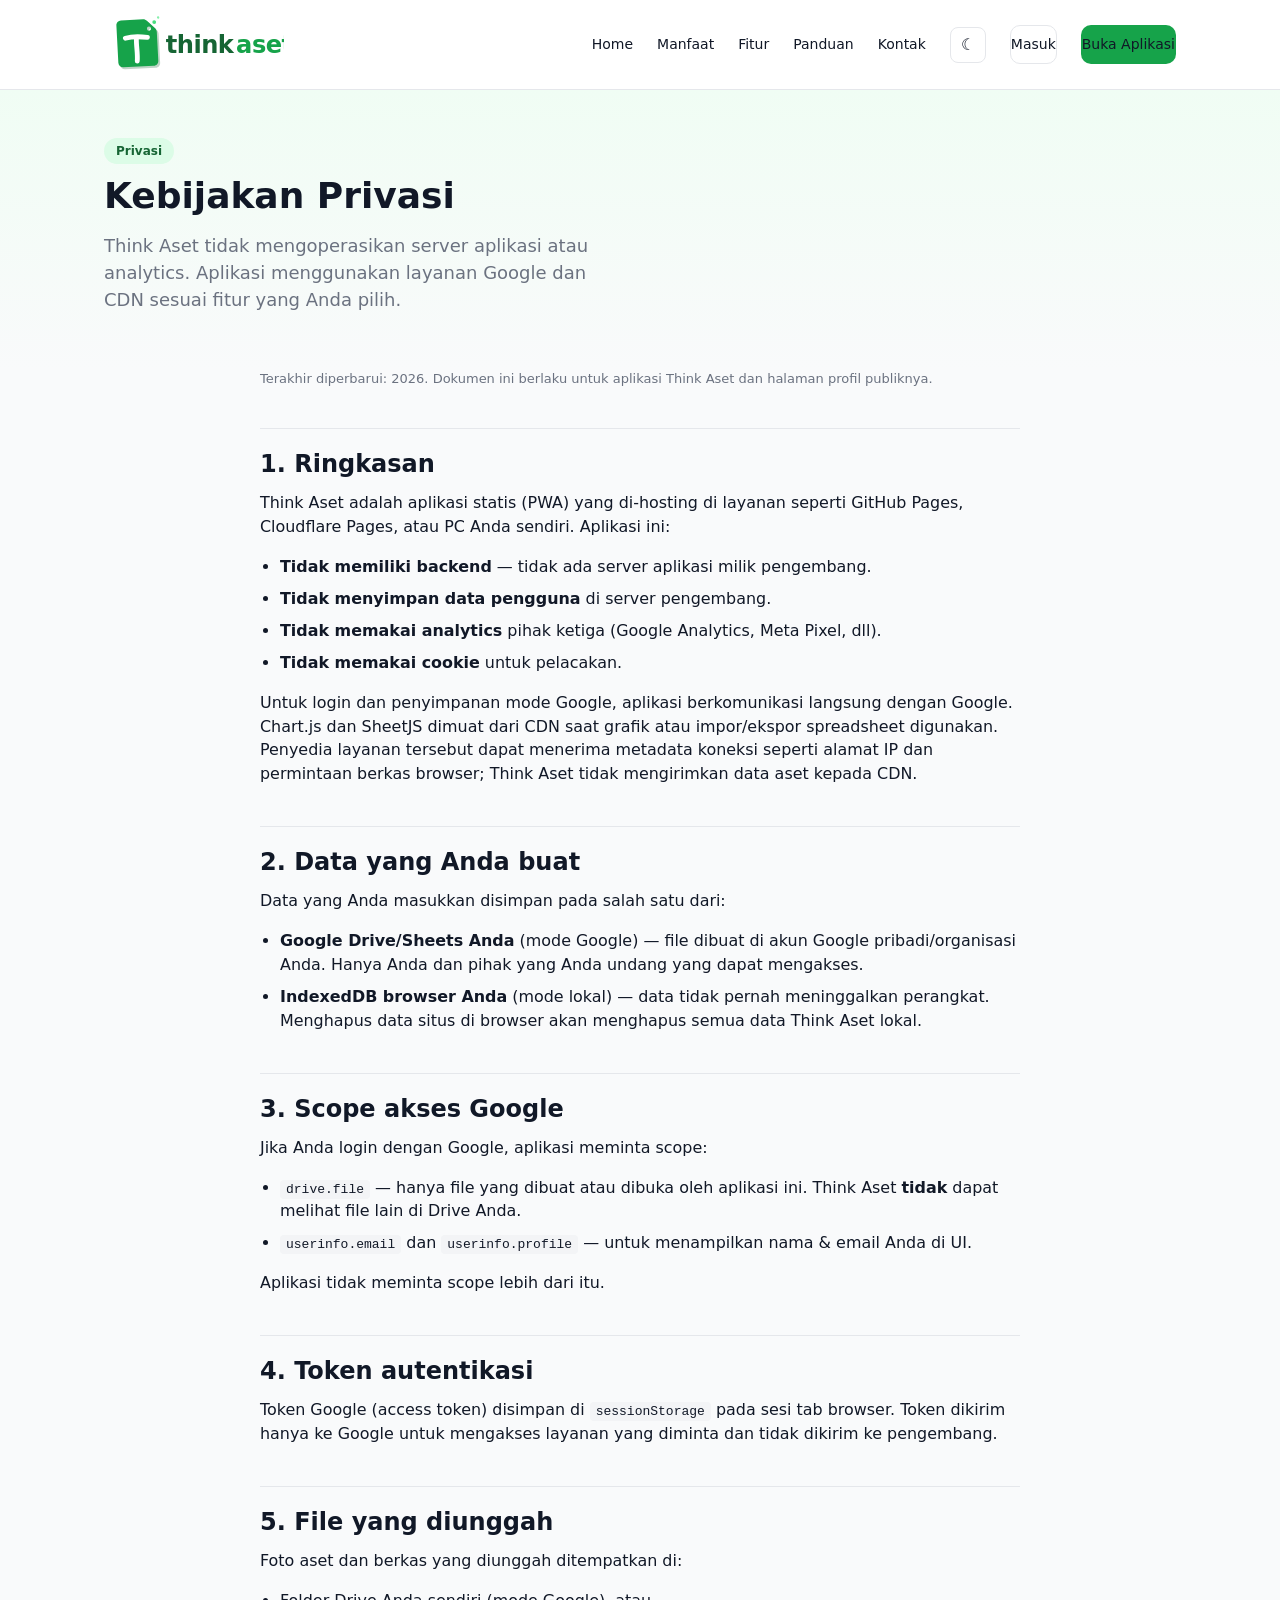
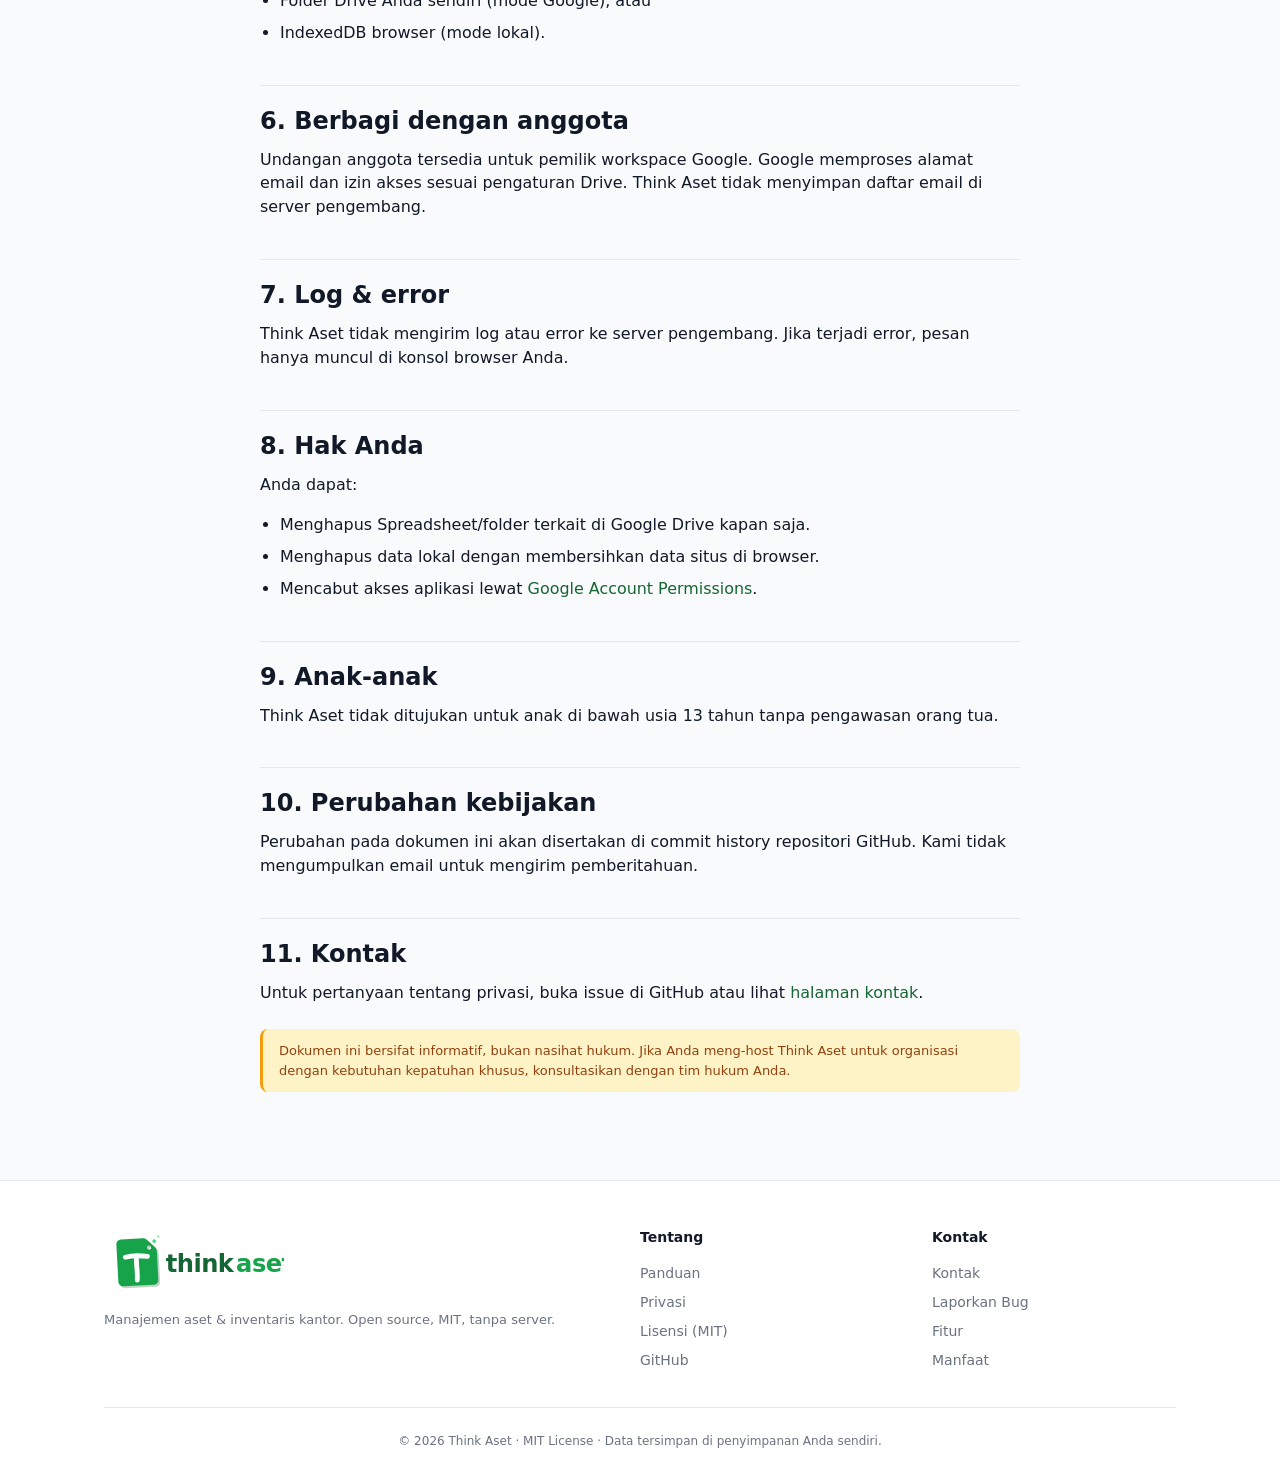
<file: pages/privasi.html>
<!DOCTYPE html>
<html lang="id" data-theme="light">
<head>
  <meta charset="UTF-8" />
  <meta name="viewport" content="width=device-width, initial-scale=1" />
  <title>Privasi — Think Aset</title>
  <meta name="description" content="Kebijakan privasi Think Aset: tanpa server, tanpa analytics, data di penyimpanan Anda sendiri." />
  <link rel="manifest" href="../manifest.json" />
  <link rel="icon" type="image/svg+xml" href="../icons/icon.svg" />
  <link rel="stylesheet" href="../css/variables.css" />
  <link rel="stylesheet" href="../css/base.css" />
  <link rel="stylesheet" href="../css/components.css" />
  <link rel="stylesheet" href="../profile.css" />
  <style>
    .privasi-wrap { max-width: 760px; margin: 0 auto; }
    .privasi-wrap h2 { margin-top: 40px; padding-top: 20px; border-top: 1px solid var(--border); }
    .privasi-wrap h2:first-child { margin-top: 0; border-top: none; padding-top: 0; }
    .privasi-wrap ul { padding-left: 20px; }
    .privasi-wrap li { margin-bottom: 8px; }
    .privasi-wrap code {
      background: var(--surface-2);
      padding: 2px 6px;
      border-radius: 4px;
      font-family: var(--font-mono);
      font-size: 13px;
    }
  </style>
  <script src="../js/theme-init.js"></script>
</head>
<body>
  <nav class="profile-nav">
    <div class="profile-nav-inner">
      <a href="../index.html" class="profile-logo">
        <img src="../icons/logo.svg" alt="Think Aset" />
      </a>
      <button class="profile-nav-mobile-toggle" id="mobile-toggle" aria-label="Buka menu navigasi">☰</button>
      <div class="profile-nav-links" id="nav-links">
        <a href="../index.html" data-page="index.html">Home</a>
        <a href="manfaat.html" data-page="manfaat.html">Manfaat</a>
        <a href="fitur.html" data-page="fitur.html">Fitur</a>
        <a href="panduan.html" data-page="panduan.html">Panduan</a>
        <a href="kontak.html" data-page="kontak.html">Kontak</a>
        <button class="theme-toggle" id="theme-toggle" aria-label="Ubah tema terang atau gelap">☾</button>
        <a href="../app.html" class="btn btn-ghost btn-sm">Masuk</a>
        <a href="../app.html" class="btn btn-primary btn-sm">Buka Aplikasi</a>
      </div>
    </div>
  </nav>

  <section class="profile-hero" style="padding:48px 0 32px">
    <div class="profile-container">
      <span class="hero-tag">Privasi</span>
      <h1 style="font-size:2.25rem;margin-top:12px">Kebijakan Privasi</h1>
      <p class="hero-subtitle">
        Think Aset tidak mengoperasikan server aplikasi atau analytics. Aplikasi menggunakan
        layanan Google dan CDN sesuai fitur yang Anda pilih.
      </p>
    </div>
  </section>

  <section class="value-section" style="padding-top:0">
    <div class="profile-container">
      <div class="privasi-wrap">

        <p class="text-sm text-muted">
          Terakhir diperbarui: 2026. Dokumen ini berlaku untuk aplikasi Think Aset dan
          halaman profil publiknya.
        </p>

        <h2>1. Ringkasan</h2>
        <p>Think Aset adalah aplikasi statis (PWA) yang di-hosting di layanan seperti
        GitHub Pages, Cloudflare Pages, atau PC Anda sendiri. Aplikasi ini:</p>
        <ul>
          <li><strong>Tidak memiliki backend</strong> — tidak ada server aplikasi milik pengembang.</li>
          <li><strong>Tidak menyimpan data pengguna</strong> di server pengembang.</li>
          <li><strong>Tidak memakai analytics</strong> pihak ketiga (Google Analytics, Meta Pixel, dll).</li>
          <li><strong>Tidak memakai cookie</strong> untuk pelacakan.</li>
        </ul>
        <p>Untuk login dan penyimpanan mode Google, aplikasi berkomunikasi langsung dengan Google.
        Chart.js dan SheetJS dimuat dari CDN saat grafik atau impor/ekspor spreadsheet digunakan.
        Penyedia layanan tersebut dapat menerima metadata koneksi seperti alamat IP dan permintaan
        berkas browser; Think Aset tidak mengirimkan data aset kepada CDN.</p>

        <h2>2. Data yang Anda buat</h2>
        <p>Data yang Anda masukkan disimpan pada salah satu dari:</p>
        <ul>
          <li><strong>Google Drive/Sheets Anda</strong> (mode Google) — file dibuat di akun Google
            pribadi/organisasi Anda. Hanya Anda dan pihak yang Anda undang yang dapat mengakses.</li>
          <li><strong>IndexedDB browser Anda</strong> (mode lokal) — data tidak pernah meninggalkan
            perangkat. Menghapus data situs di browser akan menghapus semua data Think Aset lokal.</li>
        </ul>

        <h2>3. Scope akses Google</h2>
        <p>Jika Anda login dengan Google, aplikasi meminta scope:</p>
        <ul>
          <li><code>drive.file</code> — hanya file yang dibuat atau dibuka oleh aplikasi ini.
            Think Aset <strong>tidak</strong> dapat melihat file lain di Drive Anda.</li>
          <li><code>userinfo.email</code> dan <code>userinfo.profile</code> — untuk menampilkan
            nama &amp; email Anda di UI.</li>
        </ul>
        <p>Aplikasi tidak meminta scope lebih dari itu.</p>

        <h2>4. Token autentikasi</h2>
        <p>Token Google (access token) disimpan di <code>sessionStorage</code> pada sesi tab
        browser. Token dikirim hanya ke Google untuk mengakses layanan yang diminta dan tidak
        dikirim ke pengembang.</p>

        <h2>5. File yang diunggah</h2>
        <p>Foto aset dan berkas yang diunggah ditempatkan di:</p>
        <ul>
          <li>Folder Drive Anda sendiri (mode Google), atau</li>
          <li>IndexedDB browser (mode lokal).</li>
        </ul>

        <h2>6. Berbagi dengan anggota</h2>
        <p>Undangan anggota tersedia untuk pemilik workspace Google. Google memproses alamat email
        dan izin akses sesuai pengaturan
        Drive. Think Aset tidak menyimpan daftar email di server pengembang.</p>

        <h2>7. Log &amp; error</h2>
        <p>Think Aset tidak mengirim log atau error ke server pengembang. Jika terjadi error,
        pesan hanya muncul di konsol browser Anda.</p>

        <h2>8. Hak Anda</h2>
        <p>Anda dapat:</p>
        <ul>
          <li>Menghapus Spreadsheet/folder terkait di Google Drive kapan saja.</li>
          <li>Menghapus data lokal dengan membersihkan data situs di browser.</li>
          <li>Mencabut akses aplikasi lewat
            <a href="https://myaccount.google.com/permissions" target="_blank" rel="noopener">Google Account Permissions</a>.</li>
        </ul>

        <h2>9. Anak-anak</h2>
        <p>Think Aset tidak ditujukan untuk anak di bawah usia 13 tahun tanpa pengawasan orang tua.</p>

        <h2>10. Perubahan kebijakan</h2>
        <p>Perubahan pada dokumen ini akan disertakan di commit history repositori GitHub.
        Kami tidak mengumpulkan email untuk mengirim pemberitahuan.</p>

        <h2>11. Kontak</h2>
        <p>Untuk pertanyaan tentang privasi, buka issue di GitHub atau lihat
        <a href="kontak.html">halaman kontak</a>.</p>

        <div class="notice mt-5">
          Dokumen ini bersifat informatif, bukan nasihat hukum. Jika Anda meng-host Think Aset
          untuk organisasi dengan kebutuhan kepatuhan khusus, konsultasikan dengan tim hukum Anda.
        </div>

      </div>
    </div>
  </section>

  <footer class="profile-footer">
    <div class="profile-container">
      <div class="footer-grid">
        <div>
          <div class="profile-logo" style="margin-bottom:12px">
            <img src="../icons/logo.svg" alt="Think Aset" />
          </div>
          <p style="font-size:13px;color:var(--text-muted);margin:0">
            Manajemen aset &amp; inventaris kantor. Open source, MIT, tanpa server.
          </p>
        </div>
        <div>
          <h4>Tentang</h4>
          <a href="panduan.html">Panduan</a>
          <a href="privasi.html">Privasi</a>
          <a href="../LICENSE.txt">Lisensi (MIT)</a>
          <a href="https://github.com/" target="_blank" rel="noopener">GitHub</a>
        </div>
        <div>
          <h4>Kontak</h4>
          <a href="kontak.html">Kontak</a>
          <a href="https://github.com/" target="_blank" rel="noopener">Laporkan Bug</a>
          <a href="fitur.html">Fitur</a>
          <a href="manfaat.html">Manfaat</a>
        </div>
      </div>
      <p class="footer-copy">© 2026 Think Aset · MIT License · Data tersimpan di penyimpanan Anda sendiri.</p>
    </div>
  </footer>

  <script src="../js/pwa.js" defer></script>
  <script src="../js/ui/profile.js" defer></script>
</body>
</html>
</file>
<file: css/variables.css>
/* =========================================================
   Think Aset — Variabel Desain
   Tema TERANG default. Tema GELAP via [data-theme="dark"].
   ========================================================= */
:root {
  --primary: #16A34A;
  --primary-dark: #166534;
  --primary-light: #DCFCE7;
  --primary-faint: #F0FDF4;
  --surface: #FFFFFF;
  --surface-2: #F3F4F6;
  --surface-3: #E5E7EB;
  --text: #111827;
  --text-muted: #6B7280;
  --border: #E5E7EB;
  --border-strong: #D1D5DB;

  --accent-teal: #0D9488;
  --accent-lime: #84CC16;
  --accent-amber: #F59E0B;
  --accent-danger: #DC2626;
  --accent-danger-bg: #FEE2E2;

  --shadow-sm: 0 1px 2px rgba(17, 24, 39, 0.06);
  --shadow-md: 0 4px 12px rgba(17, 24, 39, 0.08);
  --shadow-lg: 0 10px 24px rgba(17, 24, 39, 0.12);

  --radius-card: 12px;
  --radius-btn: 10px;
  --radius-input: 8px;

  --font-sans: 'Inter', system-ui, -apple-system, BlinkMacSystemFont, 'Segoe UI', Roboto, sans-serif;
  --font-mono: 'JetBrains Mono', ui-monospace, SFMono-Regular, Menlo, monospace;

  --space-1: 4px;
  --space-2: 8px;
  --space-3: 12px;
  --space-4: 16px;
  --space-5: 24px;
  --space-6: 32px;
  --space-7: 48px;
  --space-8: 64px;

  --ease-out: cubic-bezier(0.22, 1, 0.36, 1);
  --dur-fast: 120ms;
  --dur-base: 200ms;
  --dur-slow: 320ms;

  --bg-page: #F9FAFB;
}

[data-theme="dark"] {
  --primary: #22C55E;
  --primary-dark: #16A34A;
  --primary-light: #1F4D33;
  --primary-faint: #0E2A1A;
  --surface: #12301F;
  --surface-2: #0F2618;
  --surface-3: #163A26;
  --text: #E6F4EA;
  --text-muted: #9FB3A8;
  --border: #1F4D33;
  --border-strong: #2A6644;
  --accent-danger-bg: #3A1414;
  --shadow-sm: 0 1px 2px rgba(0, 0, 0, 0.5);
  --shadow-md: 0 4px 12px rgba(0, 0, 0, 0.55);
  --shadow-lg: 0 10px 24px rgba(0, 0, 0, 0.6);
  --bg-page: #0B1F14;
}

@keyframes ta-fade-in {
  from { opacity: 0; transform: translateY(6px); }
  to   { opacity: 1; transform: translateY(0); }
}
@keyframes ta-slide-up {
  from { opacity: 0; transform: translateY(24px); }
  to   { opacity: 1; transform: translateY(0); }
}
@keyframes ta-toast-in {
  from { opacity: 0; transform: translateX(120%); }
  to   { opacity: 1; transform: translateX(0); }
}
@keyframes ta-ripple {
  to { transform: scale(4); opacity: 0; }
}
@keyframes ta-skeleton {
  from { background-position: 200% 0; }
  to   { background-position: -200% 0; }
}
@keyframes spin {
  to { transform: rotate(360deg); }
}

.ta-fade-in  { animation: ta-fade-in var(--dur-base) var(--ease-out); }
.ta-slide-up { animation: ta-slide-up var(--dur-slow) var(--ease-out); }

@media (prefers-reduced-motion: reduce) {
  *, *::before, *::after {
    animation-duration: 0.001ms !important;
    animation-iteration-count: 1 !important;
    transition-duration: 0.001ms !important;
    scroll-behavior: auto !important;
  }
}
</file>
<file: css/base.css>
*, *::before, *::after { box-sizing: border-box; }
html, body { margin: 0; padding: 0; }
html { scroll-behavior: smooth; }

body {
  font-family: var(--font-sans);
  background: var(--bg-page);
  color: var(--text);
  font-size: 15px;
  line-height: 1.5;
  -webkit-font-smoothing: antialiased;
  min-height: 100vh;
}

h1, h2, h3, h4, h5, h6 {
  margin: 0 0 var(--space-3);
  color: var(--text);
  font-weight: 700;
  line-height: 1.25;
}
h1 { font-size: 2rem; }
h2 { font-size: 1.5rem; }
h3 { font-size: 1.25rem; }
p  { margin: 0 0 var(--space-3); color: var(--text); }
a  { color: var(--primary-dark); text-decoration: none; }
a:hover { text-decoration: underline; }

:focus-visible {
  outline: 2px solid var(--primary);
  outline-offset: 2px;
  border-radius: 4px;
}

/* =========================================================
   TOMBOL — interaksi humanis
   ========================================================= */
.btn {
  display: inline-flex;
  align-items: center;
  justify-content: center;
  gap: 8px;
  padding: 10px 18px;
  min-height: 44px;
  border-radius: var(--radius-btn);
  border: 1px solid transparent;
  font-family: inherit;
  font-size: 14px;
  font-weight: 600;
  cursor: pointer;
  position: relative;
  overflow: hidden;
  user-select: none;
  transition:
    transform var(--dur-base) var(--ease-out),
    box-shadow var(--dur-base) var(--ease-out),
    background-color var(--dur-base) var(--ease-out),
    color var(--dur-base) var(--ease-out),
    border-color var(--dur-base) var(--ease-out);
}
.btn:disabled { opacity: 0.55; cursor: not-allowed; }
.btn:hover:not(:disabled) {
  transform: translateY(-2px);
  box-shadow: var(--shadow-md);
}
.btn:active:not(:disabled) {
  transform: translateY(0) scale(0.97);
  box-shadow: var(--shadow-sm);
}
.btn svg, .btn .icon {
  width: 18px; height: 18px;
  transition: transform var(--dur-base) var(--ease-out);
}
.btn:hover:not(:disabled) svg,
.btn:hover:not(:disabled) .icon { transform: translateX(2px); }

.btn .ripple {
  position: absolute;
  border-radius: 50%;
  background: rgba(255, 255, 255, 0.5);
  transform: scale(0);
  animation: ta-ripple 600ms var(--ease-out);
  pointer-events: none;
}

.btn-primary   { background: var(--primary); color: #fff; }
.btn-primary:hover:not(:disabled) { background: var(--primary-dark); }

.btn-secondary {
  background: transparent;
  color: var(--primary-dark);
  border-color: var(--primary);
}
.btn-secondary:hover:not(:disabled) { background: var(--primary-faint); }

.btn-ghost {
  background: transparent;
  color: var(--text);
  border-color: var(--border);
}
.btn-ghost:hover:not(:disabled) { background: var(--surface-2); }

.btn-danger { background: var(--accent-danger); color: #fff; }
.btn-danger:hover:not(:disabled) { background: #B91C1C; }

.btn-sm { padding: 6px 12px; min-height: 36px; font-size: 13px; }
.btn-block { width: 100%; }

/* Form */
.form-group { margin-bottom: var(--space-4); }
.form-label {
  display: block;
  margin-bottom: var(--space-2);
  font-size: 13px;
  font-weight: 600;
  color: var(--text);
}
.form-input,
.form-select,
.form-textarea {
  width: 100%;
  padding: 10px 12px;
  min-height: 44px;
  border: 1px solid var(--border-strong);
  border-radius: var(--radius-input);
  background: var(--surface);
  color: var(--text);
  font-family: inherit;
  font-size: 14px;
  transition: border-color var(--dur-base), box-shadow var(--dur-base);
}
.form-input:focus,
.form-select:focus,
.form-textarea:focus {
  outline: none;
  border-color: var(--primary);
  box-shadow: 0 0 0 3px var(--primary-light);
}
.form-textarea { min-height: 96px; resize: vertical; }
.form-hint {
  margin-top: 6px;
  font-size: 12px;
  color: var(--text-muted);
}
.form-error {
  margin-top: 6px;
  font-size: 12px;
  color: var(--accent-danger);
}
</file>
<file: css/components.css>
.card {
  background: var(--surface);
  border: 1px solid var(--border);
  border-radius: var(--radius-card);
  padding: var(--space-5);
  box-shadow: var(--shadow-sm);
}
.card-hover {
  transition: transform var(--dur-base) var(--ease-out),
              box-shadow var(--dur-base) var(--ease-out);
}
.card-hover:hover {
  transform: translateY(-3px);
  box-shadow: var(--shadow-lg);
}

.badge {
  display: inline-flex; align-items: center; gap: 4px;
  padding: 3px 10px;
  border-radius: 999px;
  font-size: 12px; font-weight: 600;
  background: var(--surface-2);
  color: var(--text);
}
.badge-success { background: var(--primary-light); color: var(--primary-dark); }
.badge-warning { background: #FEF3C7; color: #92400E; }
.badge-danger  { background: var(--accent-danger-bg); color: var(--accent-danger); }
.badge-muted   { background: var(--surface-2); color: var(--text-muted); }

.modal-overlay {
  position: fixed; inset: 0;
  background: rgba(17, 24, 39, 0.52);
  backdrop-filter: blur(6px);
  -webkit-backdrop-filter: blur(6px);
  display: flex; align-items: center; justify-content: center;
  z-index: 1000;
  padding: var(--space-4);
  animation: ta-fade-in var(--dur-base) var(--ease-out);
}
.modal {
  background: var(--surface);
  border-radius: var(--radius-card);
  width: 100%;
  max-width: 480px;
  max-height: 90vh;
  display: flex;
  flex-direction: column;
  overflow: hidden;
  box-shadow: var(--shadow-lg);
  animation: ta-slide-up var(--dur-slow) var(--ease-out);
}
.modal-header {
  display: flex;
  align-items: center;
  justify-content: space-between;
  gap: var(--space-3);
  padding: var(--space-4) var(--space-6);
  border-bottom: 1px solid var(--border);
  background: var(--surface);
  flex-shrink: 0;
}
.modal-title {
  margin: 0;
  font-size: 1.15rem;
}
.modal-close {
  background: transparent;
  border: none;
  color: var(--text-muted);
  font-size: 1.5rem;
  line-height: 1;
  padding: 2px 8px;
  border-radius: var(--radius-btn);
  cursor: pointer;
}
.modal-close:hover {
  background: var(--surface-2);
  color: var(--text);
}
.modal-body {
  padding: var(--space-5) var(--space-6);
  overflow-y: auto;
  flex: 1 1 auto;
  min-height: 0;
}
.modal-actions {
  display: flex;
  gap: var(--space-3);
  justify-content: flex-end;
  padding: var(--space-4) var(--space-6);
  border-top: 1px solid var(--border);
  background: var(--surface);
  flex-shrink: 0;
}

#ta-toast-container {
  position: fixed;
  top: 16px; right: 16px;
  z-index: 2000;
  display: flex; flex-direction: column;
  gap: var(--space-2);
  max-width: 92vw;
}
.ta-toast {
  display: flex; align-items: flex-start; gap: 10px;
  padding: 12px 16px;
  border-radius: var(--radius-btn);
  background: var(--surface);
  color: var(--text);
  border-left: 4px solid var(--primary);
  box-shadow: var(--shadow-md);
  font-size: 14px;
  animation: ta-toast-in var(--dur-slow) var(--ease-out);
  min-width: 240px;
}
.ta-toast.error   { border-left-color: var(--accent-danger); }
.ta-toast.warning { border-left-color: var(--accent-amber); }
.ta-toast.success { border-left-color: var(--primary); }

.skeleton {
  background: linear-gradient(90deg, var(--surface-2) 0%, var(--surface-3) 50%, var(--surface-2) 100%);
  background-size: 200% 100%;
  animation: ta-skeleton 1.4s ease-in-out infinite;
  border-radius: 8px;
}

.text-muted { color: var(--text-muted); }
.text-sm    { font-size: 13px; }
.text-xs    { font-size: 12px; }
.text-center { text-align: center; }
.mt-3 { margin-top: var(--space-3); }
.mt-4 { margin-top: var(--space-4); }
.mt-5 { margin-top: var(--space-5); }
.hidden { display: none !important; }
.stack { display: flex; flex-direction: column; gap: var(--space-4); }
.row   { display: flex; gap: var(--space-3); align-items: center; }
.row-between { display: flex; gap: var(--space-3); align-items: center; justify-content: space-between; }

.notice {
  padding: var(--space-3) var(--space-4);
  border-radius: var(--radius-input);
  background: #FEF3C7;
  color: #92400E;
  font-size: 13px;
  border-left: 3px solid var(--accent-amber);
  margin-bottom: var(--space-4);
}
.notice-danger { background: var(--accent-danger-bg); color: var(--accent-danger); border-left-color: var(--accent-danger); }
.notice-success { background: var(--primary-light); color: var(--primary-dark); border-left-color: var(--primary); }
[data-theme="dark"] .notice { background: #3A2A05; color: #FCD34D; }
[data-theme="dark"] .notice-danger { background: #3A1414; color: #FCA5A5; }
[data-theme="dark"] .notice-success { background: #0E2A1A; color: #86EFAC; }
.feature-announcement { margin: 0 0 24px; }
.feature-announcement strong { display: block; margin-bottom: 8px; }
.feature-status-list {
  display: grid;
  grid-template-columns: repeat(auto-fit, minmax(210px, 1fr));
  gap: 4px 20px;
  margin: 0 0 10px;
  padding-left: 20px;
}
.feature-announcement a { color: inherit; font-weight: 700; }
</file>
<file: profile.css>
/* =========================================================
   Halaman Profil Publik — gaya khusus (di luar aplikasi)
   ========================================================= */

.profile-container {
  max-width: 1120px;
  margin: 0 auto;
  padding: 0 24px;
}

/* ---------- Navbar ---------- */
.profile-nav {
  position: sticky;
  top: 0;
  z-index: 100;
  background: var(--surface);
  border-bottom: 1px solid var(--border);
}
.profile-nav-inner {
  max-width: 1120px;
  margin: 0 auto;
  padding: 12px 24px;
  display: flex;
  align-items: center;
  justify-content: space-between;
  gap: 16px;
  position: relative;
}
.profile-logo {
  display: flex;
  align-items: center;
  text-decoration: none;
}
.profile-logo:hover { text-decoration: none; }
.profile-logo img {
  display: block;
  width: 130px;
  height: auto;
}
.profile-nav-links {
  display: flex;
  align-items: center;
  gap: 24px;
}
.profile-nav-links a {
  font-size: 14px;
  font-weight: 500;
  color: var(--text);
  text-decoration: none;
  padding: 8px 0;
  position: relative;
}
.profile-nav-links a:not(.btn):hover { color: var(--primary); text-decoration: none; }
.profile-nav-links a.active:not(.btn) { color: var(--primary); }
.profile-nav-links a.active:not(.btn)::after {
  content: '';
  position: absolute;
  left: 0;
  right: 0;
  bottom: -4px;
  height: 2px;
  background: var(--primary);
  border-radius: 2px;
}
.profile-nav-mobile-toggle {
  display: none;
  background: transparent;
  border: 1px solid var(--border);
  border-radius: 8px;
  width: 40px;
  height: 40px;
  cursor: pointer;
  color: var(--text);
  font-size: 20px;
}
.theme-toggle {
  background: transparent;
  border: 1px solid var(--border);
  border-radius: 8px;
  width: 36px;
  height: 36px;
  cursor: pointer;
  color: var(--text);
  font-size: 16px;
  display: grid;
  place-items: center;
  transition: background var(--dur-base), transform var(--dur-base);
}
.theme-toggle:hover { background: var(--surface-2); transform: translateY(-1px); }

@media (max-width: 860px) {
  .profile-nav-links {
    display: none;
    position: absolute;
    top: 100%;
    left: 0;
    right: 0;
    background: var(--surface);
    border-bottom: 1px solid var(--border);
    flex-direction: column;
    padding: 16px 24px;
    gap: 12px;
    align-items: stretch;
    box-shadow: var(--shadow-md);
  }
  .profile-nav-links.open { display: flex; }
  .profile-nav-mobile-toggle { display: grid; place-items: center; }
}

/* ---------- Hero ---------- */
.profile-hero {
  padding: 64px 0 80px;
  background: linear-gradient(180deg, var(--primary-faint), transparent);
}
.profile-hero-grid {
  display: grid;
  grid-template-columns: 1fr 1fr;
  gap: 48px;
  align-items: center;
}
.profile-hero h1 {
  font-size: 3rem;
  line-height: 1.1;
  margin: 16px 0;
  color: var(--text);
}
.profile-hero .hero-tag {
  display: inline-flex;
  align-items: center;
  gap: 6px;
  padding: 4px 12px;
  border-radius: 999px;
  background: var(--primary-light);
  color: var(--primary-dark);
  font-size: 12px;
  font-weight: 600;
}
.hero-subtitle {
  font-size: 1.125rem;
  color: var(--text-muted);
  margin-bottom: 24px;
  max-width: 520px;
}
.hero-ctas {
  display: flex;
  gap: 12px;
  flex-wrap: wrap;
  margin-bottom: 16px;
}
.hero-note { font-size: 13px; color: var(--text-muted); }

@media (max-width: 860px) {
  .profile-hero-grid { grid-template-columns: 1fr; }
  .profile-hero h1 { font-size: 2.25rem; }
  .profile-hero { padding: 40px 0 56px; }
}

/* ---------- Mockup Dashboard ---------- */
.mockup {
  background: var(--surface);
  border: 1px solid var(--border);
  border-radius: var(--radius-card);
  box-shadow: var(--shadow-lg);
  overflow: hidden;
  transform: perspective(1000px) rotateY(-5deg) rotateX(2deg);
  transition: transform 400ms var(--ease-out);
}
.mockup:hover {
  transform: perspective(1000px) rotateY(0) rotateX(0);
}
.mockup-chrome {
  display: flex;
  gap: 6px;
  padding: 10px 12px;
  background: var(--surface-2);
  border-bottom: 1px solid var(--border);
}
.mockup-dot {
  width: 10px;
  height: 10px;
  border-radius: 50%;
  background: var(--border-strong);
}
.mockup-dot:nth-child(1) { background: #EF4444; }
.mockup-dot:nth-child(2) { background: #F59E0B; }
.mockup-dot:nth-child(3) { background: #22C55E; }
.mockup-body {
  display: flex;
  height: 320px;
}
.mockup-sidebar {
  width: 64px;
  background: var(--primary-faint);
  padding: 12px 8px;
  display: flex;
  flex-direction: column;
  gap: 8px;
  border-right: 1px solid var(--border);
}
.mockup-sidebar-item {
  height: 32px;
  border-radius: 6px;
  background: var(--surface);
}
.mockup-sidebar-item.active { background: var(--primary); }
.mockup-main {
  flex: 1;
  padding: 16px;
  display: flex;
  flex-direction: column;
  gap: 12px;
}
.mockup-title {
  height: 16px;
  width: 40%;
  border-radius: 4px;
  background: var(--surface-2);
}
.mockup-stats {
  display: grid;
  grid-template-columns: repeat(3, 1fr);
  gap: 8px;
}
.mockup-stat {
  padding: 8px;
  border-radius: 6px;
  background: var(--surface-2);
}
.mockup-stat-value {
  display: block;
  font-weight: 700;
  font-size: 16px;
  color: var(--primary-dark);
}
.mockup-stat-label {
  display: block;
  font-size: 9px;
  color: var(--text-muted);
}
.mockup-chart {
  flex: 1;
  display: flex;
  align-items: flex-end;
  gap: 6px;
  padding: 8px;
  border-radius: 6px;
  background: var(--surface-2);
  min-height: 100px;
}
.mockup-bar {
  flex: 1;
  background: var(--primary);
  border-radius: 3px 3px 0 0;
  min-height: 8px;
}
.mockup-chart.pie {
  display: grid;
  place-items: center;
  padding: 16px;
}
.mockup-pie {
  width: 90px;
  height: 90px;
  border-radius: 50%;
  background:
    conic-gradient(
      var(--primary) 0deg 130deg,
      var(--accent-teal) 130deg 220deg,
      var(--accent-lime) 220deg 290deg,
      var(--accent-amber) 290deg 360deg
    );
}

@media (max-width: 860px) {
  .mockup { transform: none; }
  .mockup-body { height: 240px; }
  .mockup-sidebar { width: 48px; }
}

/* ---------- Section umum ---------- */
.value-section { padding: 72px 0; }
.value-section.bg-alt { background: var(--primary-faint); }
[data-theme="dark"] .value-section.bg-alt { background: var(--surface-2); }

.value-grid {
  display: grid;
  grid-template-columns: 1fr 1fr;
  gap: 56px;
  align-items: center;
}
.value-grid.reverse .value-text { order: 2; }
.value-grid.reverse .illustration { order: 1; }
.value-text h2 { font-size: 1.875rem; margin: 12px 0 16px; }
.value-text p { color: var(--text-muted); font-size: 1rem; margin-bottom: 12px; }

@media (max-width: 860px) {
  .value-grid { grid-template-columns: 1fr; gap: 32px; }
  .value-grid.reverse .value-text { order: 1; }
  .value-grid.reverse .illustration { order: 2; }
  .value-section { padding: 48px 0; }
  .value-text h2 { font-size: 1.5rem; }
}

/* ---------- Ilustrasi (CSS-drawn) ---------- */
.illustration {
  background: var(--surface);
  border: 1px solid var(--border);
  border-radius: var(--radius-card);
  padding: 24px;
  box-shadow: var(--shadow-md);
  min-height: 280px;
  display: flex;
  flex-direction: column;
  gap: 12px;
}

.ill-card {
  padding: 12px;
  border: 1px solid var(--border);
  border-radius: 8px;
  display: flex;
  align-items: center;
  gap: 12px;
  background: var(--surface);
}
.ill-dot {
  width: 32px;
  height: 32px;
  border-radius: 8px;
  background: var(--primary-light);
  flex-shrink: 0;
}
.ill-lines { flex: 1; display: flex; flex-direction: column; gap: 6px; }
.ill-line { height: 8px; border-radius: 4px; background: var(--surface-2); }
.ill-line.short { width: 60%; }

.ill-timeline {
  display: flex;
  flex-direction: column;
  gap: 20px;
  position: relative;
  padding-left: 24px;
}
.ill-timeline::before {
  content: '';
  position: absolute;
  left: 6px;
  top: 8px;
  bottom: 8px;
  width: 2px;
  background: var(--primary-light);
}
.ill-timeline-item { position: relative; display: flex; flex-direction: column; gap: 4px; }
.ill-timeline-item::before {
  content: '';
  position: absolute;
  left: -24px;
  top: 4px;
  width: 12px;
  height: 12px;
  border-radius: 50%;
  background: var(--primary);
  border: 2px solid var(--surface);
}

.ill-bars {
  display: flex;
  align-items: flex-end;
  gap: 8px;
  height: 200px;
  padding: 8px;
}
.ill-bar { flex: 1; background: var(--primary); border-radius: 4px 4px 0 0; }
.ill-bar:nth-child(2n) { background: var(--accent-teal); }

.ill-qr-wrap { display: flex; justify-content: center; align-items: center; padding: 16px; }
.ill-qr { width: 140px; height: 140px; color: var(--text); }

/* ---------- Steps ---------- */
.steps {
  display: grid;
  grid-template-columns: repeat(3, 1fr);
  gap: 24px;
  margin: 40px 0;
}
.step-card {
  background: var(--surface);
  border: 1px solid var(--border);
  border-radius: var(--radius-card);
  padding: 24px;
  text-align: center;
}
.step-number {
  width: 40px;
  height: 40px;
  border-radius: 50%;
  background: var(--primary);
  color: #fff;
  font-weight: 800;
  display: grid;
  place-items: center;
  margin: 0 auto 16px;
  font-size: 18px;
}
.step-card h3 { font-size: 1.125rem; margin: 0 0 8px; }
.step-card p { font-size: 14px; color: var(--text-muted); margin: 0; }

@media (max-width: 640px) {
  .steps { grid-template-columns: 1fr; }
}

/* ---------- Target users ---------- */
.target-grid {
  display: grid;
  grid-template-columns: repeat(3, 1fr);
  gap: 16px;
  margin-top: 32px;
}
.target-card {
  background: var(--surface);
  border: 1px solid var(--border);
  border-radius: var(--radius-card);
  padding: 20px;
  text-align: center;
  transition: transform var(--dur-base) var(--ease-out), box-shadow var(--dur-base) var(--ease-out);
}
.target-card:hover { transform: translateY(-3px); box-shadow: var(--shadow-md); }
.target-card .icon { font-size: 28px; margin-bottom: 8px; display: block; }
.target-card strong { font-size: 14px; }

@media (max-width: 640px) {
  .target-grid { grid-template-columns: repeat(2, 1fr); }
}

/* ---------- Feature grid ---------- */
.feature-grid {
  display: grid;
  grid-template-columns: repeat(3, 1fr);
  gap: 16px;
  margin-top: 32px;
}
.feature-card {
  background: var(--surface);
  border: 1px solid var(--border);
  border-radius: var(--radius-card);
  padding: 24px;
  display: flex;
  flex-direction: column;
  transition: transform var(--dur-base) var(--ease-out), box-shadow var(--dur-base) var(--ease-out);
}
.feature-card:hover { transform: translateY(-3px); box-shadow: var(--shadow-md); }
.feature-card-pending { border-style: dashed; }
.feature-card .feature-status {
  align-self: flex-start;
  margin-top: auto;
  padding-top: 16px;
  color: var(--text-muted);
  font-size: 12px;
  font-weight: 700;
}
.feature-card .icon-wrap {
  width: 40px;
  height: 40px;
  border-radius: 10px;
  background: var(--primary-light);
  color: var(--primary-dark);
  display: grid;
  place-items: center;
  margin-bottom: 12px;
  font-size: 20px;
}
.feature-card h3 { font-size: 1rem; margin: 0 0 8px; }
.feature-card p { font-size: 13px; color: var(--text-muted); margin: 0; }

@media (max-width: 860px) {
  .feature-grid { grid-template-columns: repeat(2, 1fr); }
}
@media (max-width: 520px) {
  .feature-grid { grid-template-columns: 1fr; }
}

/* ---------- Data milik Anda ---------- */
.data-owned {
  background: var(--surface);
  border: 1px solid var(--border);
  border-radius: var(--radius-card);
  padding: 48px;
  text-align: center;
  box-shadow: var(--shadow-md);
}
.data-owned h2 { margin-bottom: 16px; }
.data-owned p { color: var(--text-muted); max-width: 600px; margin: 0 auto 24px; }
.data-owned ul {
  list-style: none;
  padding: 0;
  margin: 0 auto 24px;
  max-width: 480px;
  text-align: left;
}
.data-owned li {
  padding: 10px 0;
  border-bottom: 1px solid var(--border);
  display: flex;
  align-items: flex-start;
  gap: 10px;
  font-size: 14px;
}
.data-owned li::before {
  content: '✓';
  color: var(--primary);
  font-weight: 800;
  flex-shrink: 0;
}

/* ---------- FAQ ---------- */
.faq-container { max-width: 800px; margin: 0 auto; }
details {
  background: var(--surface);
  border: 1px solid var(--border);
  border-radius: var(--radius-card);
  margin-bottom: 12px;
  overflow: hidden;
}
details[open] { border-color: var(--primary); }
summary {
  padding: 16px 20px;
  cursor: pointer;
  font-weight: 600;
  font-size: 15px;
  display: flex;
  justify-content: space-between;
  align-items: center;
  list-style: none;
}
summary::-webkit-details-marker { display: none; }
summary::after {
  content: '+';
  font-size: 20px;
  color: var(--primary);
  transition: transform var(--dur-base);
}
details[open] summary::after { content: '−'; }
details > p {
  padding: 0 20px 16px;
  margin: 0;
  color: var(--text-muted);
  font-size: 14px;
}

/* ---------- CTA closing ---------- */
.cta-closing {
  padding: 80px 0;
  text-align: center;
  background: linear-gradient(135deg, var(--primary-dark), var(--primary));
  color: #fff;
}
.cta-closing h2 { color: #fff; font-size: 2rem; margin-bottom: 16px; }
.cta-closing p {
  color: rgba(255, 255, 255, 0.9);
  max-width: 600px;
  margin: 0 auto 24px;
}
.cta-closing .btn-primary {
  background: #fff;
  color: var(--primary-dark);
}
.cta-closing .btn-primary:hover { background: var(--primary-light); }

/* ---------- Footer ---------- */
.profile-footer {
  background: var(--surface);
  border-top: 1px solid var(--border);
  padding: 48px 0 24px;
}
.footer-grid {
  display: grid;
  grid-template-columns: 2fr 1fr 1fr;
  gap: 48px;
  margin-bottom: 32px;
}
.footer-grid h4 { font-size: 14px; margin: 0 0 12px; }
.footer-grid a {
  display: block;
  padding: 4px 0;
  font-size: 14px;
  color: var(--text-muted);
  text-decoration: none;
}
.footer-grid a:hover { color: var(--primary); }
.footer-copy {
  border-top: 1px solid var(--border);
  padding-top: 24px;
  text-align: center;
  color: var(--text-muted);
  font-size: 12px;
  margin: 0;
}

@media (max-width: 640px) {
  .footer-grid { grid-template-columns: 1fr; gap: 24px; }
}

/* ---------- Utilitas profil ---------- */
.center { text-align: center; }
.btn-lg { padding: 14px 28px; font-size: 16px; min-height: 52px; }
.section-title {
  font-size: 2rem;
  text-align: center;
  margin: 0 0 12px;
}
.section-subtitle {
  text-align: center;
  color: var(--text-muted);
  max-width: 640px;
  margin: 0 auto 40px;
}

/* Fluid sizing keeps public pages comfortable across screen sizes. */
body { font-size: clamp(0.9375rem, calc(0.9rem + 0.12vw), 1rem); }

.profile-container {
  width: 100%;
  padding-inline: clamp(16px, 3vw, 24px);
}

.profile-nav-inner {
  padding: 10px clamp(16px, 3vw, 24px);
}

.profile-logo {
  flex: 0 0 auto;
  max-width: 100%;
}

.profile-logo img {
  width: clamp(148px, 16vw, 180px);
  max-width: 100%;
  height: auto;
  object-fit: contain;
}

.profile-nav-links { gap: clamp(12px, 2vw, 24px); }

.profile-hero {
  padding-block: clamp(40px, 7vw, 72px) clamp(48px, 8vw, 80px);
}

.profile-hero-grid,
.value-grid {
  grid-template-columns: minmax(0, 1fr) minmax(0, 1fr);
  gap: clamp(24px, 4vw, 56px);
}

.profile-hero h1 { font-size: clamp(2rem, 4vw, 3rem); }
.hero-subtitle { font-size: clamp(1rem, calc(0.96rem + 0.3vw), 1.125rem); }

.mockup,
.mockup-main,
.mockup-stat { min-width: 0; }
.mockup { width: 100%; }
.mockup-body { height: clamp(220px, 32vw, 320px); }
.mockup-sidebar { flex: 0 0 clamp(44px, 6vw, 64px); }
.mockup-main { padding: clamp(10px, 2vw, 16px); }
.mockup-stat { padding: clamp(5px, 1vw, 8px); }
.mockup-stat-value { font-size: clamp(0.75rem, 1.5vw, 1rem); }
.mockup-chart { min-height: clamp(76px, 10vw, 100px); }
.mockup-pie { width: min(90px, 26vw); height: auto; aspect-ratio: 1; }

.value-section { padding-block: clamp(40px, 6vw, 72px); }
.value-text h2,
.section-title,
.cta-closing h2 { font-size: clamp(1.5rem, 3.2vw, 2rem); }
.value-text p { font-size: clamp(0.9375rem, calc(0.9rem + 0.12vw), 1rem); }

.steps,
.target-grid,
.feature-grid {
  grid-template-columns: repeat(auto-fit, minmax(min(100%, 220px), 1fr));
  gap: clamp(12px, 2vw, 24px);
}

.feature-grid { margin-top: clamp(20px, 3vw, 32px); }
.feature-card { min-width: 0; padding: clamp(16px, 2.5vw, 24px); }
.feature-card h3 { font-size: clamp(0.9375rem, calc(0.9rem + 0.12vw), 1rem); }
.feature-card p { font-size: clamp(0.8125rem, calc(0.78rem + 0.1vw), 0.875rem); }
.feature-card .feature-status { overflow-wrap: anywhere; }
.target-card { padding: clamp(16px, 2vw, 20px); }
.illustration { min-width: 0; padding: clamp(16px, 2.5vw, 24px); }
.ill-bars { height: clamp(150px, 20vw, 200px); }
.ill-qr { width: min(140px, 100%); height: auto; aspect-ratio: 1; }
.data-owned { padding: clamp(24px, 5vw, 48px); }
.cta-closing { padding-block: clamp(48px, 7vw, 80px); }
.footer-grid { gap: clamp(24px, 4vw, 48px); }
.section-subtitle { margin-bottom: clamp(24px, 4vw, 40px); }

.feature-announcement { padding: clamp(14px, 2vw, 20px); }
.feature-status-list {
  grid-template-columns: repeat(auto-fit, minmax(min(100%, 220px), 1fr));
  gap: 6px clamp(12px, 2vw, 20px);
}

img,
video,
svg { max-width: 100%; }

@media (max-width: 980px) {
  .profile-nav-links {
    display: none;
    position: absolute;
    top: 100%;
    left: 0;
    right: 0;
    max-height: calc(100dvh - 72px);
    overflow-y: auto;
    background: var(--surface);
    border-bottom: 1px solid var(--border);
    flex-direction: column;
    padding: 16px clamp(16px, 3vw, 24px);
    gap: 12px;
    align-items: stretch;
    box-shadow: var(--shadow-md);
  }
  .profile-nav-links.open { display: flex; }
  .profile-nav-mobile-toggle { display: grid; place-items: center; flex: 0 0 40px; }
}

@media (max-width: 860px) {
  .profile-hero-grid,
  .value-grid { grid-template-columns: minmax(0, 1fr); }
}

@media (max-width: 640px) {
  .steps { grid-template-columns: repeat(auto-fit, minmax(min(100%, 220px), 1fr)); }
  .footer-grid { grid-template-columns: repeat(auto-fit, minmax(min(100%, 180px), 1fr)); }
}
</file>
<file: css/app.css>
/* =========================================================
   Think Aset — Gaya Aplikasi
   Loading, onboarding, shell (sidebar + topbar), dashboard,
   tabel, form, filter, pagination, settings, empty state.
   ========================================================= */

/* ---------- Loading ---------- */
.app-loading {
  position: fixed; inset: 0;
  display: flex; align-items: center; justify-content: center;
  flex-direction: column; gap: var(--space-4);
  background: var(--bg-page);
  z-index: 500;
}
.app-loading .spinner {
  width: 44px; height: 44px;
  border: 4px solid var(--primary-light);
  border-top-color: var(--primary);
  border-radius: 50%;
  animation: spin 800ms linear infinite;
}

/* ---------- Onboarding (auth & wizard) ---------- */
.onboarding-wrap {
  min-height: 100vh;
  display: grid;
  place-items: center;
  padding: var(--space-5);
  background:
    radial-gradient(circle at 0% 0%, var(--primary-faint), transparent 40%),
    radial-gradient(circle at 100% 100%, var(--primary-light), transparent 40%),
    var(--bg-page);
}
.onboarding-card {
  width: 100%;
  max-width: 520px;
  background: var(--surface);
  border: 1px solid var(--border);
  border-radius: var(--radius-card);
  padding: var(--space-7);
  box-shadow: var(--shadow-lg);
  animation: ta-slide-up var(--dur-slow) var(--ease-out);
}
.onboarding-logo {
  display: flex; align-items: center; gap: var(--space-3);
  margin-bottom: var(--space-5);
}
.onboarding-logo img {
  display: block;
  width: min(220px, 100%);
  max-width: 100%;
  height: auto;
  object-fit: contain;
}
.onboarding-title {
  font-size: 1.5rem;
  margin: 0 0 var(--space-2);
}
.onboarding-subtitle {
  color: var(--text-muted);
  margin-bottom: var(--space-6);
}
.mode-option {
  display: flex; align-items: flex-start; gap: var(--space-3);
  padding: var(--space-4);
  border: 1px solid var(--border);
  border-radius: var(--radius-card);
  cursor: pointer;
  transition: border-color var(--dur-base), background var(--dur-base), transform var(--dur-base);
  margin-bottom: var(--space-3);
  background: transparent;
  text-align: left;
  width: 100%;
  font-family: inherit;
  color: var(--text);
}
.mode-option:hover {
  border-color: var(--primary);
  background: var(--primary-faint);
  transform: translateY(-1px);
}
.mode-option.selected {
  border-color: var(--primary);
  background: var(--primary-faint);
  box-shadow: 0 0 0 3px var(--primary-light);
}
.mode-option-icon {
  flex-shrink: 0;
  width: 40px; height: 40px;
  border-radius: 10px;
  background: var(--primary-light);
  color: var(--primary-dark);
  display: grid; place-items: center;
  font-weight: 700;
}
.mode-option-title { font-weight: 700; margin-bottom: 2px; }
.mode-option-desc  { font-size: 13px; color: var(--text-muted); }

.theme-picker {
  display: grid;
  grid-template-columns: 1fr 1fr;
  gap: var(--space-3);
  margin-bottom: var(--space-5);
}
.theme-card {
  padding: var(--space-4);
  border-radius: var(--radius-card);
  border: 2px solid var(--border);
  cursor: pointer;
  text-align: center;
  background: transparent;
  color: var(--text);
  font-family: inherit;
  transition: border-color var(--dur-base), transform var(--dur-base);
}
.theme-card:hover { transform: translateY(-2px); }
.theme-card.selected { border-color: var(--primary); box-shadow: 0 0 0 3px var(--primary-light); }
.theme-preview {
  height: 76px;
  border-radius: 8px;
  margin-bottom: var(--space-3);
  display: grid;
  place-items: center;
  font-size: 24px;
}
.theme-preview.light { background: #F9FAFB; color: #16A34A; border: 1px solid #E5E7EB; }
.theme-preview.dark  { background: #0B1F14; color: #22C55E; border: 1px solid #1F4D33; }

/* ---------- App Shell ---------- */
.app-shell {
  display: grid;
  grid-template-columns: 270px 1fr;
  min-height: 100vh;
  background: var(--bg-page);
}

.app-sidebar {
  background: var(--surface);
  border-right: 1px solid var(--border);
  height: 100vh;
  height: 100dvh;
  position: sticky;
  top: 0;
  overflow: hidden;
  display: flex;
  flex-direction: column;
  padding: 16px 14px;
  z-index: 100;
}

.sidebar-header {
  flex-shrink: 0;
  display: flex;
  flex-direction: column;
  gap: 12px;
  padding: 4px 6px 14px;
  border-bottom: 1px solid var(--border);
  margin-bottom: 14px;
}
.sidebar-brand {
  display: flex;
  align-items: center;
  justify-content: flex-start;
  gap: 10px;
  min-width: 0;
}
.sidebar-brand img {
  display: block;
  width: 34px;
  height: 34px;
  border-radius: 8px;
  object-fit: contain;
  flex-shrink: 0;
}
.sidebar-brand-name {
  font-size: 16px;
  font-weight: 800;
  color: var(--text);
  letter-spacing: -0.02em;
  line-height: 1.2;
  white-space: nowrap;
  overflow: hidden;
  text-overflow: ellipsis;
}

/* User Profile Card di Sidebar */
.sidebar-user-card {
  display: flex;
  align-items: center;
  gap: 10px;
  padding: 8px 10px;
  background: var(--bg-page);
  border: 1px solid var(--border);
  border-radius: 8px;
  margin-top: 4px;
}
.user-avatar {
  width: 34px;
  height: 34px;
  border-radius: 50%;
  object-fit: cover;
  flex-shrink: 0;
}
.user-avatar.text-avatar {
  display: grid;
  place-items: center;
  background: var(--primary-light);
  color: var(--primary-dark);
  font-weight: 700;
  font-size: 14px;
}
.user-info {
  display: flex;
  flex-direction: column;
  min-width: 0;
  flex: 1;
}
.user-email {
  font-size: 12px;
  font-weight: 600;
  color: var(--text);
  white-space: nowrap;
  overflow: hidden;
  text-overflow: ellipsis;
}
.user-role {
  align-self: flex-start;
  font-size: 10px;
  padding: 1px 6px;
  border-radius: 4px;
  margin-top: 2px;
  text-transform: capitalize;
}

/* Grouping Menu */
.sidebar-menu {
  display: flex;
  flex-direction: column;
  gap: 14px;
  flex: 1;
  min-height: 0;
  overflow-y: auto;
  overflow-x: hidden;
  padding: 2px 2px 2px 0;
  scrollbar-width: thin;
  scrollbar-color: var(--border) transparent;
}
.sidebar-menu::-webkit-scrollbar {
  width: 5px;
}
.sidebar-menu::-webkit-scrollbar-thumb {
  background: var(--border);
  border-radius: 4px;
}
.sidebar-group {
  display: flex;
  flex-direction: column;
}
.sidebar-heading {
  font-size: 10.5px;
  font-weight: 700;
  text-transform: uppercase;
  letter-spacing: 0.6px;
  color: var(--text-muted);
  padding: 4px 10px 6px;
  user-select: none;
}
.sidebar-group-items {
  display: flex;
  flex-direction: column;
  gap: 4px;
}

.sidebar-item {
  display: flex;
  align-items: center;
  gap: 11px;
  padding: 10px 12px;
  border-radius: 8px;
  color: var(--text);
  text-decoration: none;
  font-size: 14px;
  font-weight: 500;
  cursor: pointer;
  background: none;
  border: none;
  width: 100%;
  text-align: left;
  font-family: inherit;
  transition: all 140ms ease;
}
.sidebar-item:hover:not(.disabled) {
  background: var(--primary-faint);
  color: var(--primary-dark);
  transform: translateX(2px);
  text-decoration: none;
}
.sidebar-item.active {
  background: var(--primary-light);
  color: var(--primary-dark);
  font-weight: 600;
  box-shadow: inset 3px 0 0 var(--primary);
}
.sidebar-item.disabled {
  opacity: 0.45;
  cursor: not-allowed;
}
.sidebar-icon {
  width: 20px;
  height: 20px;
  display: grid;
  place-items: center;
  flex-shrink: 0;
  opacity: 0.85;
}
.sidebar-item.active .sidebar-icon,
.sidebar-item:hover .sidebar-icon {
  opacity: 1;
}
.sidebar-label {
  flex: 1;
  white-space: nowrap;
  overflow: hidden;
  text-overflow: ellipsis;
}
.sidebar-badge {
  font-size: 10px;
  padding: 2px 6px;
  border-radius: 999px;
  background: var(--surface-2);
  color: var(--text-muted);
  font-weight: 600;
}

/* Sidebar Footer */
.sidebar-footer {
  flex-shrink: 0;
  padding: 10px 4px 4px;
  border-top: 1px solid var(--border);
  margin-top: 12px;
  display: grid;
  grid-template-columns: 1fr;
  gap: 8px;
}
.sidebar-version {
  font-size: 11px;
  font-weight: 600;
  color: var(--text-muted);
  text-align: center;
  letter-spacing: 0.2px;
}
.footer-btn .theme-icon,
.footer-btn .logout-icon {
  display: grid;
  place-items: center;
}
.footer-btn {
  display: flex;
  align-items: center;
  justify-content: center;
  gap: 6px;
  padding: 7px 8px;
  border-radius: 6px;
  border: 1px solid var(--border);
  background: var(--surface);
  color: var(--text);
  font-size: 12px;
  font-weight: 500;
  cursor: pointer;
  font-family: inherit;
  transition: all 120ms ease;
}
.footer-btn:hover {
  background: var(--primary-faint);
  border-color: var(--primary);
  color: var(--primary);
}
.footer-btn.btn-logout:hover {
  background: #FEF2F2;
  border-color: #EF4444;
  color: #DC2626;
}

.sidebar-overlay {
  display: none;
  position: fixed;
  inset: 0;
  background: rgba(17, 24, 39, 0.5);
  z-index: 99;
}
.sidebar-overlay.open { display: block; }

.app-main {
  min-width: 0;
  display: flex;
  flex-direction: column;
}

.app-topbar {
  display: flex;
  align-items: center;
  gap: 12px;
  padding: 12px 20px;
  background: rgba(255, 255, 255, 0.88);
  background: color-mix(in srgb, var(--surface) 88%, transparent);
  backdrop-filter: blur(12px);
  -webkit-backdrop-filter: blur(12px);
  border-bottom: 1px solid var(--border);
  position: sticky;
  top: 0;
  z-index: 50;
}
.sidebar-toggle {
  display: none;
  background: transparent;
  border: 1px solid var(--border);
  border-radius: 8px;
  width: 38px;
  height: 38px;
  cursor: pointer;
  color: var(--text);
  font-size: 18px;
  place-items: center;
}
.topbar-title {
  font-size: 18px;
  font-weight: 700;
  flex: 1;
  min-width: 0;
  overflow: hidden;
  text-overflow: ellipsis;
  white-space: nowrap;
}
.topbar-actions {
  display: flex;
  align-items: center;
  gap: 8px;
  flex-wrap: wrap;
}
.topbar-actions .btn { min-height: 36px; padding: 6px 12px; font-size: 13px; }

.app-content {
  padding: 20px;
  flex: 1;
  min-width: 0;
}

/* ---------- Dashboard ---------- */
.dash-header {
  display: flex;
  justify-content: space-between;
  align-items: flex-start;
  gap: 16px;
  margin-bottom: 20px;
  flex-wrap: wrap;
}
.dash-header h1 {
  font-size: 1.5rem;
  margin: 0 0 4px;
}
.dash-header .text-muted { margin: 0; font-size: 13px; }

.dash-grid {
  display: grid;
  grid-template-columns: repeat(3, 1fr);
  gap: 18px;
  margin-bottom: 28px;
}
.dash-card {
  background: var(--surface);
  border: 1px solid var(--border);
  border-radius: 16px;
  padding: 22px 24px;
  position: relative;
  overflow: hidden;
  transition: transform 250ms cubic-bezier(.4,0,.2,1),
              box-shadow 250ms cubic-bezier(.4,0,.2,1);
}
.dash-card::before {
  content: '';
  position: absolute;
  top: 0; left: 0;
  width: 100%; height: 3px;
  background: var(--primary);
  opacity: 0.7;
  border-radius: 16px 16px 0 0;
}
/* Warna aksen berbeda per kartu */
.dash-card:nth-child(1)::before { background: #16A34A; }
.dash-card:nth-child(2)::before { background: #0D9488; }
.dash-card:nth-child(3)::before { background: #0891B2; }
.dash-card:nth-child(4)::before { background: #F59E0B; }
.dash-card:nth-child(5)::before { background: #7C3AED; }
.dash-card:nth-child(6)::before { background: #EA580C; }
.dash-card:hover {
  transform: translateY(-4px);
  box-shadow: 0 8px 24px rgba(22, 163, 74, 0.10),
              0 2px 8px rgba(17, 24, 39, 0.08);
}
.dash-card-label {
  font-size: 11.5px;
  color: var(--text-muted);
  text-transform: uppercase;
  letter-spacing: 0.6px;
  font-weight: 700;
  margin-bottom: 10px;
}
.dash-card-value {
  font-size: 1.75rem;
  font-weight: 800;
  color: var(--text);
  line-height: 1.15;
  word-break: break-word;
  letter-spacing: -0.5px;
}
.dash-card-sub {
  font-size: 12.5px;
  color: var(--text-muted);
  margin-top: 8px;
  font-weight: 500;
}

.dash-charts {
  display: grid;
  grid-template-columns: repeat(2, 1fr);
  gap: 16px;
  margin-bottom: 24px;
}
.chart-box {
  background: var(--surface);
  border: 1px solid var(--border);
  border-radius: 16px;
  padding: 22px 24px;
  transition: box-shadow 250ms cubic-bezier(.4,0,.2,1);
}
.chart-box:hover {
  box-shadow: 0 4px 16px rgba(17, 24, 39, 0.07);
}
.chart-box h3 {
  margin: 0 0 16px;
  font-size: 1rem;
  font-weight: 700;
}
.chart-canvas-wrap {
  position: relative;
  height: 240px;
}
.chart-empty {
  display: grid;
  place-items: center;
  height: 240px;
  color: var(--text-muted);
  font-size: 13px;
}

.dash-split {
  display: grid;
  grid-template-columns: 1fr 1fr;
  gap: 16px;
}
.dash-panel {
  background: var(--surface);
  border: 1px solid var(--border);
  border-radius: 16px;
  padding: 22px 24px;
  transition: box-shadow 250ms cubic-bezier(.4,0,.2,1);
}
.dash-panel:hover {
  box-shadow: 0 4px 16px rgba(17, 24, 39, 0.07);
}
.dash-panel h3 {
  margin: 0 0 16px;
  font-size: 1rem;
  font-weight: 700;
}
.dash-list {
  list-style: none;
  padding: 0;
  margin: 0;
  display: flex;
  flex-direction: column;
  gap: 12px;
}
.dash-list-item {
  display: flex;
  flex-direction: column;
  gap: 2px;
  padding-bottom: 12px;
  border-bottom: 1px dashed var(--border);
  font-size: 13px;
}
.dash-list-item:last-child { border-bottom: none; padding-bottom: 0; }
.dash-list-title { font-weight: 600; color: var(--text); }
.dash-list-meta { font-size: 11px; color: var(--text-muted); }

/* ---------- Tabel ---------- */
.table-wrap {
  background: var(--surface);
  border: 1px solid var(--border);
  border-radius: var(--radius-card);
  overflow-x: auto;
}
.data-table {
  width: 100%;
  border-collapse: collapse;
  font-size: 13px;
}
.data-table th {
  text-align: left;
  padding: 12px 14px;
  background: var(--surface-2);
  border-bottom: 1px solid var(--border);
  font-weight: 700;
  font-size: 12px;
  text-transform: uppercase;
  letter-spacing: 0.3px;
  color: var(--text-muted);
  white-space: nowrap;
}
.data-table td {
  padding: 12px 14px;
  border-bottom: 1px solid var(--border);
  vertical-align: middle;
}
.data-table tbody tr:nth-child(even) { background: var(--surface-2); }
.data-table tbody tr:hover { background: var(--primary-faint); }
.data-table tbody tr:last-child td { border-bottom: none; }
.data-table .cell-actions {
  display: flex;
  gap: 4px;
  white-space: nowrap;
}
.data-table .cell-thumb {
  width: 40px; height: 40px;
  border-radius: 6px;
  background: var(--surface-2);
  display: grid;
  place-items: center;
  font-size: 18px;
  color: var(--text-muted);
  overflow: hidden;
  flex-shrink: 0;
}
.data-table .cell-thumb img {
  width: 100%; height: 100%;
  object-fit: cover;
}

/* ---------- Form / filter ---------- */
.page-header {
  display: flex;
  align-items: center;
  justify-content: space-between;
  gap: 12px;
  margin-bottom: 20px;
  flex-wrap: wrap;
}
.page-header h1 {
  font-size: 1.375rem;
  margin: 0;
}

.filter-bar {
  background: var(--surface);
  border: 1px solid var(--border);
  border-radius: var(--radius-card);
  padding: 12px;
  margin-bottom: 16px;
  display: flex;
  flex-wrap: wrap;
  gap: 10px;
  align-items: center;
  box-shadow: var(--shadow-sm);
}
.filter-bar .form-input,
.filter-bar .form-select {
  flex: 1 1 160px;
  min-width: 140px;
  min-height: 40px;
  padding: 8px 12px;
  font-size: 13px;
}
.filter-bar .btn { min-height: 40px; }
.filter-bar-actions {
  display: flex;
  align-items: center;
  gap: 8px;
  flex-wrap: wrap;
}

/* ---------- Sticky Header & Filter (Data Aset) ---------- */
.assets-sticky-head {
  position: sticky;
  top: var(--topbar-h, 60px);
  z-index: 40;
  background: rgba(249, 250, 251, 0.88);
  background: color-mix(in srgb, var(--bg-page) 88%, transparent);
  backdrop-filter: blur(12px);
  -webkit-backdrop-filter: blur(12px);
  padding: 8px 0 4px;
  margin: -8px 0 12px;
}
.assets-sticky-head .page-header {
  margin-bottom: 12px;
}
.assets-sticky-head .filter-bar {
  margin-bottom: 10px;
}

/* ---------- View Toggle (Daftar / Kotak) ---------- */
.view-toggle {
  display: inline-flex;
  align-items: center;
  gap: 2px;
  padding: 3px;
  border-radius: 9px;
  background: var(--surface-2);
  border: 1px solid var(--border);
}
.view-toggle-btn {
  display: inline-flex;
  align-items: center;
  gap: 5px;
  padding: 6px 10px;
  border: none;
  border-radius: 6px;
  background: transparent;
  color: var(--text-muted);
  font-family: inherit;
  font-size: 12.5px;
  font-weight: 600;
  cursor: pointer;
  transition: background 140ms ease, color 140ms ease, box-shadow 140ms ease;
}
.view-toggle-btn:hover {
  color: var(--text);
}
.view-toggle-btn.active {
  background: var(--surface);
  color: var(--primary-dark);
  box-shadow: 0 1px 3px rgba(17, 24, 39, 0.10);
}

/* ---------- Asset Grid Cards ---------- */
.asset-grid {
  display: grid;
  grid-template-columns: repeat(auto-fill, minmax(265px, 1fr));
  gap: 16px;
}
.asset-card {
  background: var(--surface);
  border: 1px solid var(--border);
  border-radius: 16px;
  overflow: hidden;
  display: flex;
  flex-direction: column;
  box-shadow: 0 1px 3px rgba(17, 24, 39, 0.04), 0 6px 16px rgba(17, 24, 39, 0.04);
  transition: transform 200ms var(--ease-out), box-shadow 200ms var(--ease-out), border-color 160ms ease;
}
.asset-card:hover {
  transform: translateY(-3px);
  border-color: var(--primary);
  box-shadow: 0 10px 24px rgba(22, 163, 74, 0.10), 0 3px 8px rgba(17, 24, 39, 0.07);
}
.asset-card.selected {
  border-color: var(--primary);
  box-shadow: 0 0 0 2px var(--primary-light);
}
.asset-card-media {
  position: relative;
  height: 148px;
  background: var(--surface-2);
  border-bottom: 1px solid var(--border);
  overflow: hidden;
}
.asset-card-thumb {
  width: 100%;
  height: 100%;
  display: grid;
  place-items: center;
  color: var(--text-muted);
  font-size: 26px;
}
.asset-card-thumb img {
  width: 100%;
  height: 100%;
  object-fit: cover;
  display: block;
}
.asset-card-check {
  position: absolute;
  top: 10px;
  left: 10px;
  width: 28px;
  height: 28px;
  border-radius: 8px;
  background: rgba(255, 255, 255, 0.9);
  backdrop-filter: blur(6px);
  display: grid;
  place-items: center;
  cursor: pointer;
  border: 1px solid var(--border);
}
.asset-card-badges {
  position: absolute;
  bottom: 8px;
  left: 8px;
  right: 8px;
  display: flex;
  gap: 5px;
  flex-wrap: wrap;
}
.asset-card-badges .badge {
  box-shadow: 0 2px 6px rgba(17, 24, 39, 0.14);
}
.asset-card-body {
  padding: 14px 16px 12px;
  flex: 1;
  display: flex;
  flex-direction: column;
  gap: 4px;
}
.asset-card-code {
  font-family: var(--font-mono);
  font-size: 11.5px;
  font-weight: 700;
  color: var(--primary-dark);
  letter-spacing: 0.2px;
}
.asset-card-title {
  font-size: 15px;
  font-weight: 700;
  color: var(--text);
  text-decoration: none;
  line-height: 1.3;
}
.asset-card-title:hover {
  color: var(--primary);
  text-decoration: underline;
}
.asset-card-meta {
  font-size: 12.5px;
  color: var(--text-muted);
}
.asset-card-holder {
  margin-top: 6px;
  padding-top: 8px;
  border-top: 1px dashed var(--border);
  display: flex;
  flex-direction: column;
  gap: 3px;
}
.asset-card-foot {
  padding: 10px 16px 12px;
  border-top: 1px solid var(--border);
  background: var(--surface-2);
  display: flex;
  align-items: center;
  justify-content: space-between;
  gap: 8px;
  flex-wrap: wrap;
}
.asset-card-price {
  font-size: 14px;
  color: var(--primary-dark);
}

.form-row {
  display: grid;
  grid-template-columns: 1fr 1fr;
  gap: 16px;
}
.form-row-3 {
  display: grid;
  grid-template-columns: 1fr 1fr 1fr;
  gap: 16px;
}
.form-actions {
  display: flex;
  gap: 8px;
  justify-content: flex-end;
  margin-top: 20px;
  padding-top: 16px;
  border-top: 1px solid var(--border);
}
.form-section-title {
  font-size: 13px;
  font-weight: 700;
  text-transform: uppercase;
  letter-spacing: 0.5px;
  color: var(--text-muted);
  margin: 24px 0 12px;
  padding-bottom: 8px;
  border-bottom: 1px solid var(--border);
}
.form-section-title:first-child { margin-top: 0; }

/* Modal varian besar untuk form */
.modal-lg { max-width: 760px; }
.modal-sm { max-width: 420px; }

/* ---------- Pagination ---------- */
.pagination {
  display: flex;
  justify-content: center;
  align-items: center;
  gap: 4px;
  margin-top: 16px;
  flex-wrap: wrap;
}
.pagination button {
  padding: 6px 12px;
  min-width: 36px;
  min-height: 36px;
  border: 1px solid var(--border);
  background: var(--surface);
  border-radius: 6px;
  cursor: pointer;
  font-family: inherit;
  font-size: 13px;
  color: var(--text);
  transition: background 150ms, border-color 150ms;
}
.pagination button:hover:not(:disabled):not(.active) {
  background: var(--primary-faint);
  border-color: var(--primary);
}
.pagination button.active {
  background: var(--primary);
  color: #fff;
  border-color: var(--primary);
  cursor: default;
}
.pagination button:disabled {
  opacity: 0.4;
  cursor: not-allowed;
}
.pagination-info {
  font-size: 12px;
  color: var(--text-muted);
  margin-left: 12px;
}

/* ---------- Empty state ---------- */
.empty-state {
  text-align: center;
  padding: 56px 24px;
  color: var(--text-muted);
}
.empty-state-icon {
  font-size: 48px;
  margin-bottom: 16px;
  display: block;
  opacity: 0.5;
}
.empty-state-title {
  font-size: 1.125rem;
  font-weight: 600;
  color: var(--text);
  margin-bottom: 8px;
}
.empty-state-desc {
  font-size: 14px;
  margin-bottom: 20px;
}

/* ---------- Coming soon ---------- */
.coming-soon {
  max-width: 520px;
  margin: 60px auto;
  text-align: center;
  padding: 32px;
  background: var(--surface);
  border: 1px solid var(--border);
  border-radius: var(--radius-card);
}
.coming-soon-icon {
  font-size: 48px;
  margin-bottom: 16px;
  display: block;
}

/* ---------- Settings (preserve) ---------- */
.settings-page {
  max-width: 760px;
  margin: 0 auto;
}
.settings-section {
  background: var(--surface);
  border: 1px solid var(--border);
  border-radius: var(--radius-card);
  padding: var(--space-5);
  margin-bottom: var(--space-4);
}
.settings-section h2 { margin-top: 0; font-size: 1.125rem; }
.kv-row {
  display: flex; justify-content: space-between; gap: var(--space-3);
  padding: var(--space-2) 0;
  border-bottom: 1px dashed var(--border);
  font-size: 14px;
}
.kv-row:last-child { border-bottom: none; }
.kv-row strong { font-weight: 600; }

/* ---------- Mobile Bottom Navigation Bar (HP <= 900px) ---------- */
.mobile-bottom-nav {
  display: none;
}
.mobile-more-links {
  display: grid;
  grid-template-columns: 1fr 1fr;
  gap: 8px;
}
.mobile-more-link {
  display: flex;
  align-items: center;
  gap: 10px;
  padding: 10px 12px;
  border-radius: 10px;
  border: 1px solid var(--border);
  background: var(--bg-page);
  color: var(--text);
  font-size: 13px;
  font-weight: 600;
  text-decoration: none;
  transition: border-color 140ms ease, background 140ms ease;
}
.mobile-more-link:hover {
  border-color: var(--primary);
  background: var(--primary-faint);
  text-decoration: none;
}
.mobile-more-link-icon {
  width: 30px;
  height: 30px;
  border-radius: 8px;
  background: var(--primary-light);
  color: var(--primary-dark);
  display: grid;
  place-items: center;
  flex-shrink: 0;
}

/* ---------- Responsive ---------- */
@media (max-width: 900px) {
  .app-shell { grid-template-columns: 1fr; }
  .app-sidebar {
    position: fixed;
    left: -280px;
    top: 0;
    bottom: 0;
    width: 260px;
    height: auto;
    max-height: 100dvh;
    transition: left 240ms var(--ease-out);
    box-shadow: none;
  }
  .app-sidebar.open {
    left: 0;
    box-shadow: var(--shadow-lg);
  }
  .sidebar-toggle { display: grid; }
  .dash-grid { grid-template-columns: repeat(2, 1fr); }
  .dash-charts { grid-template-columns: 1fr; }
  .dash-split { grid-template-columns: 1fr; }
  .app-content { padding: 16px 14px 104px; }

  .mobile-bottom-nav {
    display: grid;
    grid-template-columns: repeat(5, 1fr);
    align-items: center;
    position: fixed;
    left: 10px;
    right: 10px;
    bottom: 10px;
    z-index: 95;
    padding: 6px 4px 8px;
    border-radius: 20px;
    background: rgba(255, 255, 255, 0.92);
    background: color-mix(in srgb, var(--surface) 92%, transparent);
    backdrop-filter: blur(14px);
    -webkit-backdrop-filter: blur(14px);
    border: 1px solid var(--border);
    box-shadow: 0 10px 28px rgba(17, 24, 39, 0.14), 0 2px 6px rgba(17, 24, 39, 0.06);
  }
  .mobile-nav-item {
    position: relative;
    display: flex;
    flex-direction: column;
    align-items: center;
    justify-content: center;
    gap: 3px;
    padding: 4px 2px 2px;
    border: none;
    background: transparent;
    color: var(--text-muted);
    text-decoration: none;
    font-family: inherit;
    cursor: pointer;
    min-width: 0;
    transition: color 160ms ease;
  }
  .mobile-nav-item:not(:last-child)::after {
    content: '';
    position: absolute;
    right: 0;
    top: 18%;
    bottom: 18%;
    width: 1px;
    background: var(--border);
    opacity: 0.75;
  }
  .mobile-nav-icon {
    width: 34px;
    height: 34px;
    border-radius: 999px;
    display: grid;
    place-items: center;
    transition: transform 200ms var(--ease-out), background 180ms ease, color 180ms ease, box-shadow 180ms ease;
  }
  .mobile-nav-label {
    font-size: 10.5px;
    font-weight: 600;
    line-height: 1.1;
    white-space: nowrap;
    overflow: hidden;
    text-overflow: ellipsis;
    max-width: 100%;
  }
  .mobile-nav-item.active {
    color: var(--primary-dark);
  }
  .mobile-nav-item.active .mobile-nav-icon {
    transform: translateY(-10px);
    background: var(--primary);
    color: #ffffff;
    box-shadow: 0 6px 16px rgba(22, 163, 74, 0.38), 0 0 0 4px var(--surface);
  }
  .mobile-nav-item:hover {
    text-decoration: none;
    color: var(--primary-dark);
  }
}

@media (max-width: 640px) {
  .app-content { padding: 14px 12px 104px; }
  .dash-grid { grid-template-columns: 1fr; }
  .form-row, .form-row-3 { grid-template-columns: 1fr; }
  .app-topbar { padding: 10px 12px; gap: 8px; }
  .topbar-title { font-size: 15px; }
  .onboarding-card { padding: var(--space-5); }
  .onboarding-title { font-size: 1.25rem; }
  .theme-picker { grid-template-columns: 1fr; }
  .hub-grid { grid-template-columns: 1fr; gap: 10px; }
  .hub-card { padding: 14px; gap: 12px; }
  .bg-picker-grid { grid-template-columns: 1fr; }
  .page-header { flex-direction: column; align-items: stretch; gap: 10px; }
  .page-header .row { width: 100%; flex-wrap: wrap; }
  .page-header .row .btn { flex: 1 1 auto; justify-content: center; }
  .topbar-back { padding: 4px 8px; font-size: 12px; }
  .page-header h1 { font-size: 1.125rem; }
  .data-table th, .data-table td { padding: 10px 8px; font-size: 13px; }
  .asset-grid { grid-template-columns: 1fr; }
}

@media (max-width: 520px) {
  .filter-bar .form-input,
  .filter-bar .form-select { flex: 1 1 100%; }
  .filter-bar-actions { width: 100%; justify-content: space-between; }
}

/* ---------- Floating Help Button (?) ---------- */
.help-fab {
  position: fixed;
  right: 20px;
  bottom: 20px;
  z-index: 400;
  width: 38px;
  height: 38px;
  border-radius: 999px;
  border: none;
  background: var(--primary);
  color: #ffffff;
  font-size: 17px;
  font-weight: 800;
  line-height: 1;
  display: grid;
  place-items: center;
  cursor: pointer;
  box-shadow: 0 6px 16px rgba(22, 163, 74, 0.34);
  transition: transform 180ms var(--ease-out), background 180ms ease, box-shadow 180ms ease;
  animation: ta-help-float 3.2s ease-in-out infinite;
}
.help-fab::before {
  content: '';
  position: absolute;
  inset: -4px;
  border-radius: 999px;
  border: 2px solid var(--primary);
  opacity: 0;
  pointer-events: none;
  animation: ta-help-pulse 2.8s ease-out infinite;
}
.help-fab:hover {
  background: var(--primary-dark, #15803D);
  transform: translateY(-3px) scale(1.06);
  box-shadow: 0 10px 22px rgba(22, 163, 74, 0.44);
  animation-play-state: paused;
}
.help-fab:hover .help-fab-icon {
  animation: ta-help-wiggle 450ms ease-in-out;
}
.help-fab:focus-visible {
  outline: 3px solid var(--primary-light);
  outline-offset: 3px;
}

@keyframes ta-help-float {
  0%, 100% { transform: translateY(0); }
  50% { transform: translateY(-4px); }
}
@keyframes ta-help-pulse {
  0% { transform: scale(0.92); opacity: 0.55; }
  75%, 100% { transform: scale(1.35); opacity: 0; }
}
@keyframes ta-help-wiggle {
  0%, 100% { transform: rotate(0deg); }
  25% { transform: rotate(-14deg); }
  75% { transform: rotate(14deg); }
}

/* ---------- Staggered Entrance & Layered Depth Polish ---------- */
.dash-card,
.chart-box,
.dash-panel {
  box-shadow: 0 1px 3px rgba(17, 24, 39, 0.04), 0 6px 18px rgba(17, 24, 39, 0.04);
}
@keyframes ta-card-enter {
  from { opacity: 0; transform: translateY(10px); }
  to { opacity: 1; transform: translateY(0); }
}
.dash-grid > .dash-card,
.hub-grid > .hub-card,
.asset-grid > .asset-card {
  animation: ta-card-enter 280ms var(--ease-out) both;
}
.dash-grid > .dash-card:nth-child(2),
.hub-grid > .hub-card:nth-child(2),
.asset-grid > .asset-card:nth-child(2) { animation-delay: 35ms; }
.dash-grid > .dash-card:nth-child(3),
.hub-grid > .hub-card:nth-child(3),
.asset-grid > .asset-card:nth-child(3) { animation-delay: 70ms; }
.dash-grid > .dash-card:nth-child(4),
.hub-grid > .hub-card:nth-child(4),
.asset-grid > .asset-card:nth-child(4) { animation-delay: 105ms; }
.dash-grid > .dash-card:nth-child(5),
.hub-grid > .hub-card:nth-child(5),
.asset-grid > .asset-card:nth-child(5) { animation-delay: 140ms; }
.dash-grid > .dash-card:nth-child(6),
.hub-grid > .hub-card:nth-child(6),
.asset-grid > .asset-card:nth-child(6) { animation-delay: 175ms; }

@media (prefers-reduced-motion: reduce) {
  .help-fab,
  .help-fab::before,
  .help-fab:hover .help-fab-icon,
  .dash-grid > .dash-card,
  .hub-grid > .hub-card,
  .asset-grid > .asset-card {
    animation: none !important;
  }
}

@media (max-width: 900px) {
  .help-fab {
    right: 14px;
    bottom: 92px;
    width: 36px;
    height: 36px;
    font-size: 16px;
  }
}

/* ---------- Guide Modal ---------- */
.guide-steps {
  display: flex;
  flex-direction: column;
  gap: 12px;
}
.guide-step {
  display: flex;
  gap: 14px;
  align-items: flex-start;
  padding: 14px 16px;
  background: var(--surface-2);
  border: 1px solid var(--border);
  border-radius: var(--radius-card);
}
.guide-step-num {
  flex: 0 0 28px;
  width: 28px;
  height: 28px;
  border-radius: 999px;
  background: var(--primary);
  color: #ffffff;
  font-size: 13px;
  font-weight: 700;
  display: grid;
  place-items: center;
  margin-top: 2px;
}
.guide-step-body {
  flex: 1;
  min-width: 0;
}
.guide-step-title {
  margin: 0 0 4px;
  font-size: 15px;
  font-weight: 700;
  color: var(--text);
}
.guide-step-desc {
  margin: 0 0 8px;
  font-size: 13px;
  color: var(--text-muted);
}
.guide-step-list {
  margin: 0;
  padding-left: 18px;
  font-size: 13px;
  display: flex;
  flex-direction: column;
  gap: 5px;
}
.guide-link {
  font-weight: 600;
  color: var(--primary);
  text-decoration: none;
}
.guide-link:hover {
  text-decoration: underline;
}
.guide-footer-note {
  margin-top: 16px;
  padding-top: 12px;
  border-top: 1px solid var(--border);
  font-size: 13px;
  color: var(--text-muted);
  display: flex;
  flex-wrap: wrap;
  gap: 6px;
  justify-content: space-between;
  align-items: center;
}
.guide-footer-note a {
  color: var(--primary);
  font-weight: 600;
}

/* ---------- Dashboard Setup Warning ---------- */
.setup-warning {
  margin: 0 0 20px;
}
.setup-warning-head {
  display: flex;
  align-items: flex-start;
  justify-content: space-between;
  gap: 12px;
}
.setup-warning-desc {
  margin: 4px 0 10px;
  line-height: 1.5;
}
.setup-warning-close {
  background: transparent;
  border: none;
  color: inherit;
  font-size: 20px;
  line-height: 1;
  cursor: pointer;
  padding: 2px 6px;
  border-radius: 6px;
  opacity: 0.75;
}
.setup-warning-close:hover {
  opacity: 1;
  background: rgba(0, 0, 0, 0.08);
}
.setup-warning-actions {
  display: flex;
  flex-wrap: wrap;
  gap: 8px;
  align-items: center;
}

/* ---------- Menu Hub Cards ---------- */
.hub-grid {
  display: grid;
  grid-template-columns: repeat(auto-fill, minmax(280px, 1fr));
  gap: 14px;
  margin-top: 8px;
}
.hub-card {
  display: flex;
  align-items: center;
  gap: 14px;
  padding: 18px 18px;
  background: var(--surface);
  border: 1px solid var(--border);
  border-radius: var(--radius-card);
  text-decoration: none;
  color: var(--text);
  box-shadow: var(--shadow-sm);
  transition: transform 160ms var(--ease-out), border-color 160ms ease, box-shadow 160ms ease;
}
.hub-card:hover {
  transform: translateY(-2px);
  border-color: var(--primary);
  box-shadow: var(--shadow-md);
  text-decoration: none;
}
.hub-card-icon {
  flex: 0 0 44px;
  width: 44px;
  height: 44px;
  border-radius: 10px;
  background: var(--primary-light);
  color: var(--primary-dark);
  display: grid;
  place-items: center;
}
.hub-card-body {
  flex: 1;
  min-width: 0;
}
.hub-card-title {
  font-size: 15px;
  font-weight: 700;
  margin-bottom: 3px;
  color: var(--text);
}
.hub-card-desc {
  font-size: 12.5px;
  color: var(--text-muted);
  line-height: 1.4;
}
.hub-card-arrow {
  color: var(--text-muted);
  flex-shrink: 0;
  transition: transform 160ms ease, color 160ms ease;
}
.hub-card:hover .hub-card-arrow {
  transform: translateX(3px);
  color: var(--primary);
}

/* ---------- Empty State SVG Badge ---------- */
.empty-state-svg {
  width: 56px;
  height: 56px;
  margin: 0 auto 12px;
  border-radius: 50%;
  background: var(--primary-faint);
  color: var(--primary);
  display: grid;
  place-items: center;
  border: 1px solid var(--border);
}
.empty-state-spin svg {
  animation: ta-spin 1.1s linear infinite;
}
@keyframes ta-spin {
  to { transform: rotate(360deg); }
}
@media (prefers-reduced-motion: reduce) {
  .empty-state-spin svg { animation: none; }
}

/* ---------- Background Patterns (Batik Kawung, Chat Doodle, Topografi Organik, Dot Matrix) ---------- */
[data-bg="kawung"] .app-content,
.bg-preview-kawung {
  background-image: url("data:image/svg+xml,%3Csvg xmlns='http://www.w3.org/2000/svg' width='64' height='64' viewBox='0 0 64 64'%3E%3Cg fill='none' stroke='%2316A34A' stroke-opacity='0.10' stroke-width='1.2'%3E%3Cellipse cx='32' cy='16' rx='10' ry='14'/%3E%3Cellipse cx='32' cy='48' rx='10' ry='14'/%3E%3Cellipse cx='16' cy='32' rx='14' ry='10'/%3E%3Cellipse cx='48' cy='32' rx='14' ry='10'/%3E%3Ccircle cx='32' cy='32' r='3.5' fill='%2316A34A' fill-opacity='0.09'/%3E%3C/g%3E%3C/svg%3E");
  background-repeat: repeat;
  background-size: 64px 64px;
}

[data-bg="whatsapp"] .app-content,
.bg-preview-whatsapp {
  background-image: url("data:image/svg+xml,%3Csvg xmlns='http://www.w3.org/2000/svg' width='120' height='120' viewBox='0 0 120 120'%3E%3Cg fill='none' stroke='%2316A34A' stroke-opacity='0.10' stroke-width='1.3' stroke-linecap='round' stroke-linejoin='round'%3E%3Crect x='14' y='16' width='16' height='14' rx='3'/%3E%3Cpath d='M18 16v-3a4 4 0 0 1 8 0v3'/%3E%3Ccircle cx='78' cy='22' r='8'/%3E%3Cpath d='M78 18v4l3 2'/%3E%3Cpath d='m24 72 6-12 6 12-10-5h12z'/%3E%3Cpath d='M84 68c4-6 12-6 14 0s-4 12-7 14c-3-2-11-8-7-14z'/%3E%3Cpath d='M48 44l4-4 4 4-4 4z'/%3E%3Cpath d='M52 94h16M60 86v16'/%3E%3Ccircle cx='18' cy='102' r='5'/%3E%3Cpath d='M98 98l8 8M106 98l-8 8'/%3E%3C/g%3E%3C/svg%3E");
  background-repeat: repeat;
  background-size: 120px 120px;
}

[data-bg="telegram"] .app-content,
.bg-preview-telegram {
  background-image: url("data:image/svg+xml,%3Csvg xmlns='http://www.w3.org/2000/svg' width='140' height='140' viewBox='0 0 140 140'%3E%3Cg fill='none' stroke='%2316A34A' stroke-opacity='0.10' stroke-width='1.2'%3E%3Cpath d='M0 24c22-14 48 14 70 0s48-14 70 0'/%3E%3Cpath d='M0 54c22-14 48 14 70 0s48-14 70 0'/%3E%3Cpath d='M0 84c22-14 48 14 70 0s48-14 70 0'/%3E%3Cpath d='M0 114c22-14 48 14 70 0s48-14 70 0'/%3E%3Ccircle cx='35' cy='39' r='7'/%3E%3Ccircle cx='105' cy='99' r='9'/%3E%3C/g%3E%3C/svg%3E");
  background-repeat: repeat;
  background-size: 140px 140px;
}

[data-bg="dots"] .app-content,
.bg-preview-dots {
  background-image: url("data:image/svg+xml,%3Csvg xmlns='http://www.w3.org/2000/svg' width='24' height='24' viewBox='0 0 24 24'%3E%3Ccircle cx='12' cy='12' r='1.3' fill='%2316A34A' fill-opacity='0.18'/%3E%3C/svg%3E");
  background-repeat: repeat;
  background-size: 24px 24px;
}

[data-theme="dark"][data-bg="kawung"] .app-content,
[data-theme="dark"] .bg-preview-kawung {
  background-image: url("data:image/svg+xml,%3Csvg xmlns='http://www.w3.org/2000/svg' width='64' height='64' viewBox='0 0 64 64'%3E%3Cg fill='none' stroke='%234ADE80' stroke-opacity='0.11' stroke-width='1.2'%3E%3Cellipse cx='32' cy='16' rx='10' ry='14'/%3E%3Cellipse cx='32' cy='48' rx='10' ry='14'/%3E%3Cellipse cx='16' cy='32' rx='14' ry='10'/%3E%3Cellipse cx='48' cy='32' rx='14' ry='10'/%3E%3Ccircle cx='32' cy='32' r='3.5' fill='%234ADE80' fill-opacity='0.10'/%3E%3C/g%3E%3C/svg%3E");
}
[data-theme="dark"][data-bg="whatsapp"] .app-content,
[data-theme="dark"] .bg-preview-whatsapp {
  background-image: url("data:image/svg+xml,%3Csvg xmlns='http://www.w3.org/2000/svg' width='120' height='120' viewBox='0 0 120 120'%3E%3Cg fill='none' stroke='%234ADE80' stroke-opacity='0.10' stroke-width='1.3' stroke-linecap='round' stroke-linejoin='round'%3E%3Crect x='14' y='16' width='16' height='14' rx='3'/%3E%3Cpath d='M18 16v-3a4 4 0 0 1 8 0v3'/%3E%3Ccircle cx='78' cy='22' r='8'/%3E%3Cpath d='M78 18v4l3 2'/%3E%3Cpath d='m24 72 6-12 6 12-10-5h12z'/%3E%3Cpath d='M84 68c4-6 12-6 14 0s-4 12-7 14c-3-2-11-8-7-14z'/%3E%3Cpath d='M48 44l4-4 4 4-4 4z'/%3E%3Cpath d='M52 94h16M60 86v16'/%3E%3Ccircle cx='18' cy='102' r='5'/%3E%3Cpath d='M98 98l8 8M106 98l-8 8'/%3E%3C/g%3E%3C/svg%3E");
}
[data-theme="dark"][data-bg="telegram"] .app-content,
[data-theme="dark"] .bg-preview-telegram {
  background-image: url("data:image/svg+xml,%3Csvg xmlns='http://www.w3.org/2000/svg' width='140' height='140' viewBox='0 0 140 140'%3E%3Cg fill='none' stroke='%234ADE80' stroke-opacity='0.10' stroke-width='1.2'%3E%3Cpath d='M0 24c22-14 48 14 70 0s48-14 70 0'/%3E%3Cpath d='M0 54c22-14 48 14 70 0s48-14 70 0'/%3E%3Cpath d='M0 84c22-14 48 14 70 0s48-14 70 0'/%3E%3Cpath d='M0 114c22-14 48 14 70 0s48-14 70 0'/%3E%3Ccircle cx='35' cy='39' r='7'/%3E%3Ccircle cx='105' cy='99' r='9'/%3E%3C/g%3E%3C/svg%3E");
}
[data-theme="dark"][data-bg="dots"] .app-content,
[data-theme="dark"] .bg-preview-dots {
  background-image: url("data:image/svg+xml,%3Csvg xmlns='http://www.w3.org/2000/svg' width='24' height='24' viewBox='0 0 24 24'%3E%3Ccircle cx='12' cy='12' r='1.3' fill='%234ADE80' fill-opacity='0.16'/%3E%3C/svg%3E");
}

/* ---------- Settings Background Picker ---------- */
.bg-picker-grid {
  display: grid;
  grid-template-columns: repeat(auto-fill, minmax(210px, 1fr));
  gap: 10px;
}
.bg-picker-card {
  display: flex;
  align-items: center;
  gap: 12px;
  padding: 10px;
  border-radius: 10px;
  border: 1.5px solid var(--border);
  background: var(--bg-page);
  color: var(--text);
  text-align: left;
  cursor: pointer;
  font-family: inherit;
  transition: border-color 140ms ease, transform 140ms ease, box-shadow 140ms ease;
}
.bg-picker-card:hover {
  border-color: var(--primary);
  transform: translateY(-1px);
}
.bg-picker-card.selected {
  border-color: var(--primary);
  background: var(--primary-faint);
  box-shadow: 0 0 0 2px var(--primary-light);
}
.bg-picker-preview {
  flex: 0 0 46px;
  width: 46px;
  height: 46px;
  border-radius: 8px;
  border: 1px solid var(--border);
  background-color: var(--bg-page);
}
.bg-picker-info {
  display: flex;
  flex-direction: column;
  gap: 2px;
  min-width: 0;
}
.bg-picker-info strong {
  font-size: 13px;
}

/* ---------- QR-Code Builder & A4 Sticker Print ---------- */
.qr-builder-grid {
  display: grid;
  grid-template-columns: 1fr 1fr;
  gap: 18px;
  align-items: start;
}
@media (max-width: 900px) {
  .qr-builder-grid { grid-template-columns: 1fr; }
}
.qr-panel {
  padding: 0;
  overflow: hidden;
}
.qr-panel-head {
  padding: 10px 16px;
  font-size: 12px;
  font-weight: 700;
  letter-spacing: 0.5px;
  background: var(--primary-faint);
  color: var(--primary-dark);
  border-bottom: 1px solid var(--border);
}
.qr-panel > :not(.qr-panel-head) {
  margin-left: 16px;
  margin-right: 16px;
}
.qr-panel > :nth-child(2) {
  margin-top: 14px;
}
.qr-panel > :last-child {
  margin-bottom: 16px;
}
.qr-filter-row {
  display: flex;
  gap: 8px;
  flex-wrap: wrap;
  margin-bottom: 12px;
}
.qr-filter-row .form-select,
.qr-filter-row .form-input {
  flex: 1 1 140px;
  min-width: 0;
}
.qr-picker-list,
.qr-queue-list {
  display: flex;
  flex-direction: column;
  gap: 8px;
  max-height: 460px;
  overflow-y: auto;
}
.qr-asset-row {
  display: flex;
  align-items: center;
  gap: 10px;
  padding: 8px 10px;
  border: 1px solid var(--border);
  border-radius: 8px;
  background: var(--bg-page);
}
.qr-asset-thumb {
  width: 34px;
  height: 34px;
  border-radius: 6px;
  background: var(--surface);
  border: 1px solid var(--border);
  display: grid;
  place-items: center;
  color: var(--text-muted);
  flex-shrink: 0;
}
.qr-asset-meta {
  flex: 1;
  min-width: 0;
  display: flex;
  flex-direction: column;
  gap: 2px;
}
.qr-asset-meta strong {
  font-size: 13.5px;
  white-space: nowrap;
  overflow: hidden;
  text-overflow: ellipsis;
}
.qr-asset-meta span {
  font-size: 12px;
  color: var(--text-muted);
  white-space: nowrap;
  overflow: hidden;
  text-overflow: ellipsis;
}
.qr-add-btn,
.qr-remove-btn {
  min-width: 34px;
  font-size: 16px;
  font-weight: 700;
}
.qr-print-controls {
  display: flex;
  gap: 8px;
  flex-wrap: wrap;
  margin-top: 14px;
}
.qr-print-controls .form-select {
  flex: 1 1 180px;
}

.qr-print-sheet {
  display: none;
}
.qr-sticker {
  border: 1px solid #111827;
  background: #ffffff;
  color: #111827;
  display: flex;
  flex-direction: column;
  align-items: center;
  justify-content: space-between;
  text-align: center;
  overflow: hidden;
  break-inside: avoid;
  page-break-inside: avoid;
}
.qr-sticker-head,
.qr-sticker-foot {
  width: 100%;
  background: #111827;
  color: #ffffff;
  font-weight: 700;
  letter-spacing: 0.3px;
  padding: 2px 4px;
  white-space: nowrap;
  overflow: hidden;
  text-overflow: ellipsis;
}
.qr-sticker-head { font-size: 8px; }
.qr-sticker-foot { font-size: 6.5px; font-weight: 500; }
.qr-sticker-code-wrap {
  position: relative;
  display: grid;
  place-items: center;
  flex: 1;
  width: 100%;
  padding: 3px;
}
.qr-sticker-code-wrap svg {
  width: 100%;
  height: 100%;
  max-width: 100%;
  max-height: 100%;
  display: block;
}
.qr-sticker-logo {
  position: absolute;
  width: 22%;
  height: 22%;
  object-fit: contain;
  background: #ffffff;
  padding: 1.5px;
  border-radius: 3px;
}
.qr-sticker-name {
  font-size: 7.5px;
  font-weight: 700;
  line-height: 1.15;
  padding: 0 3px;
  max-width: 100%;
  white-space: nowrap;
  overflow: hidden;
  text-overflow: ellipsis;
}
.qr-sticker-code {
  font-size: 6.5px;
  color: #374151;
  padding: 0 3px 2px;
  max-width: 100%;
  white-space: nowrap;
  overflow: hidden;
  text-overflow: ellipsis;
}

@media print {
  @page { size: A4 portrait; margin: 10mm; }
  body { background: #ffffff !important; color: #111827 !important; }
  .app-sidebar, .sidebar-overlay, .app-topbar, .mobile-bottom-nav, .help-fab, .no-print { display: none !important; }
  .assets-sticky-head { position: static !important; background: none !important; backdrop-filter: none !important; }
  .app-shell { display: block !important; }
  .app-content { padding: 0 !important; background: none !important; }
  .qr-print-sheet {
    display: flex !important;
    flex-wrap: wrap;
    gap: 4mm;
    align-items: flex-start;
  }
  .qr-size-small .qr-sticker { width: 23mm; height: 30mm; }
  .qr-size-medium .qr-sticker { width: 39mm; height: 51mm; }
  .qr-size-medium .qr-sticker-head { font-size: 10px; padding: 3px 4px; }
  .qr-size-medium .qr-sticker-name { font-size: 9px; }
  .qr-size-medium .qr-sticker-code { font-size: 8px; }
  .qr-size-large .qr-sticker { width: 61mm; height: 80mm; }
  .qr-size-large .qr-sticker-head { font-size: 13px; padding: 4px 6px; }
  .qr-size-large .qr-sticker-name { font-size: 12px; }
  .qr-size-large .qr-sticker-code { font-size: 10px; }
  .qr-size-large .qr-sticker-foot { font-size: 9px; }
}

.detail-qr-preview {
  width: 120px;
  height: 120px;
  border-radius: 12px;
  background: #ffffff;
  border: 1px solid var(--border);
  padding: 8px;
  display: grid;
  place-items: center;
  flex-shrink: 0;
}
.detail-qr-preview svg {
  width: 100%;
  height: 100%;
  display: block;
}

/* ---------- Interactive Error Page (Think Aset Green Theme) ---------- */
.error-page-wrap {
  max-width: 680px;
  margin: 12px auto 24px;
  display: flex;
  flex-direction: column;
  align-items: center;
  gap: 14px;
}
.error-mode-bar {
  display: inline-flex;
  flex-wrap: wrap;
  justify-content: center;
  gap: 6px;
  padding: 6px;
  background: var(--surface);
  border: 1px solid var(--border);
  border-radius: 14px;
  box-shadow: var(--shadow-sm);
}
.error-mode-btn {
  display: inline-flex;
  align-items: center;
  gap: 6px;
  padding: 6px 12px;
  border-radius: 9px;
  border: 1px solid transparent;
  background: transparent;
  color: var(--text-muted);
  font-family: var(--font-mono);
  font-size: 12px;
  font-weight: 600;
  cursor: pointer;
  transition: background 150ms ease, color 150ms ease, border-color 150ms ease;
}
.error-mode-btn:hover {
  background: var(--primary-faint);
  color: var(--primary-dark);
}
.error-mode-btn.active {
  background: var(--primary-light);
  color: var(--primary-dark);
  border-color: var(--primary);
}
.error-mode-kbd {
  font-size: 10px;
  opacity: 0.7;
}
.error-page-card {
  width: 100%;
  background: var(--surface);
  border: 1px solid var(--border);
  border-radius: 20px;
  padding: 24px;
  box-shadow: 0 4px 24px rgba(17, 24, 39, 0.06), 0 1px 4px rgba(22, 163, 74, 0.08);
  text-align: center;
}
.error-page-top {
  display: flex;
  align-items: center;
  justify-content: space-between;
  gap: 12px;
  padding-bottom: 14px;
  border-bottom: 1px solid var(--border);
  margin-bottom: 16px;
  flex-wrap: wrap;
}
.error-status-pill {
  display: inline-flex;
  align-items: center;
  gap: 8px;
  padding: 4px 10px;
  border-radius: 999px;
  background: var(--primary-faint);
  border: 1px solid var(--primary-light);
  font-family: var(--font-mono);
  font-size: 11.5px;
  font-weight: 700;
  color: var(--primary-dark);
}
.error-status-dot {
  width: 8px;
  height: 8px;
  border-radius: 999px;
  background: var(--primary);
  box-shadow: 0 0 0 3px var(--primary-light);
}
.error-status-dot.warning { background: var(--accent-amber); box-shadow: 0 0 0 3px #FEF3C7; }
.error-status-dot.danger  { background: var(--accent-danger); box-shadow: 0 0 0 3px var(--accent-danger-bg); }
.error-page-brand {
  display: inline-flex;
  align-items: center;
  gap: 8px;
  font-weight: 800;
  font-size: 14px;
  color: var(--text);
}
.error-page-brand img {
  width: 24px;
  height: 24px;
  border-radius: 6px;
}
.error-illustration {
  width: 190px;
  height: 170px;
  margin: 0 auto 4px;
}
.error-code-num {
  font-family: var(--font-mono);
  font-size: clamp(2.8rem, 7vw, 4.25rem);
  font-weight: 800;
  line-height: 1;
  letter-spacing: -0.04em;
  color: var(--primary-dark);
  margin: 0 0 8px;
}
.error-page-title {
  font-size: 1.4rem;
  font-weight: 800;
  margin: 0 0 8px;
  color: var(--text);
}
.error-page-desc {
  font-size: 14.5px;
  color: var(--text-muted);
  max-width: 480px;
  margin: 0 auto 18px;
  line-height: 1.55;
}
.error-diag-bar {
  display: flex;
  align-items: center;
  justify-content: space-between;
  gap: 10px;
  max-width: 520px;
  margin: 0 auto 18px;
  padding: 10px 12px;
  background: var(--bg-page);
  border: 1px solid var(--border);
  border-radius: 10px;
  font-family: var(--font-mono);
  font-size: 12px;
  text-align: left;
}
.error-diag-cmd {
  overflow: hidden;
  text-overflow: ellipsis;
  white-space: nowrap;
  color: var(--text);
}
.error-page-actions {
  display: flex;
  flex-wrap: wrap;
  justify-content: center;
  gap: 8px;
}
</file>
